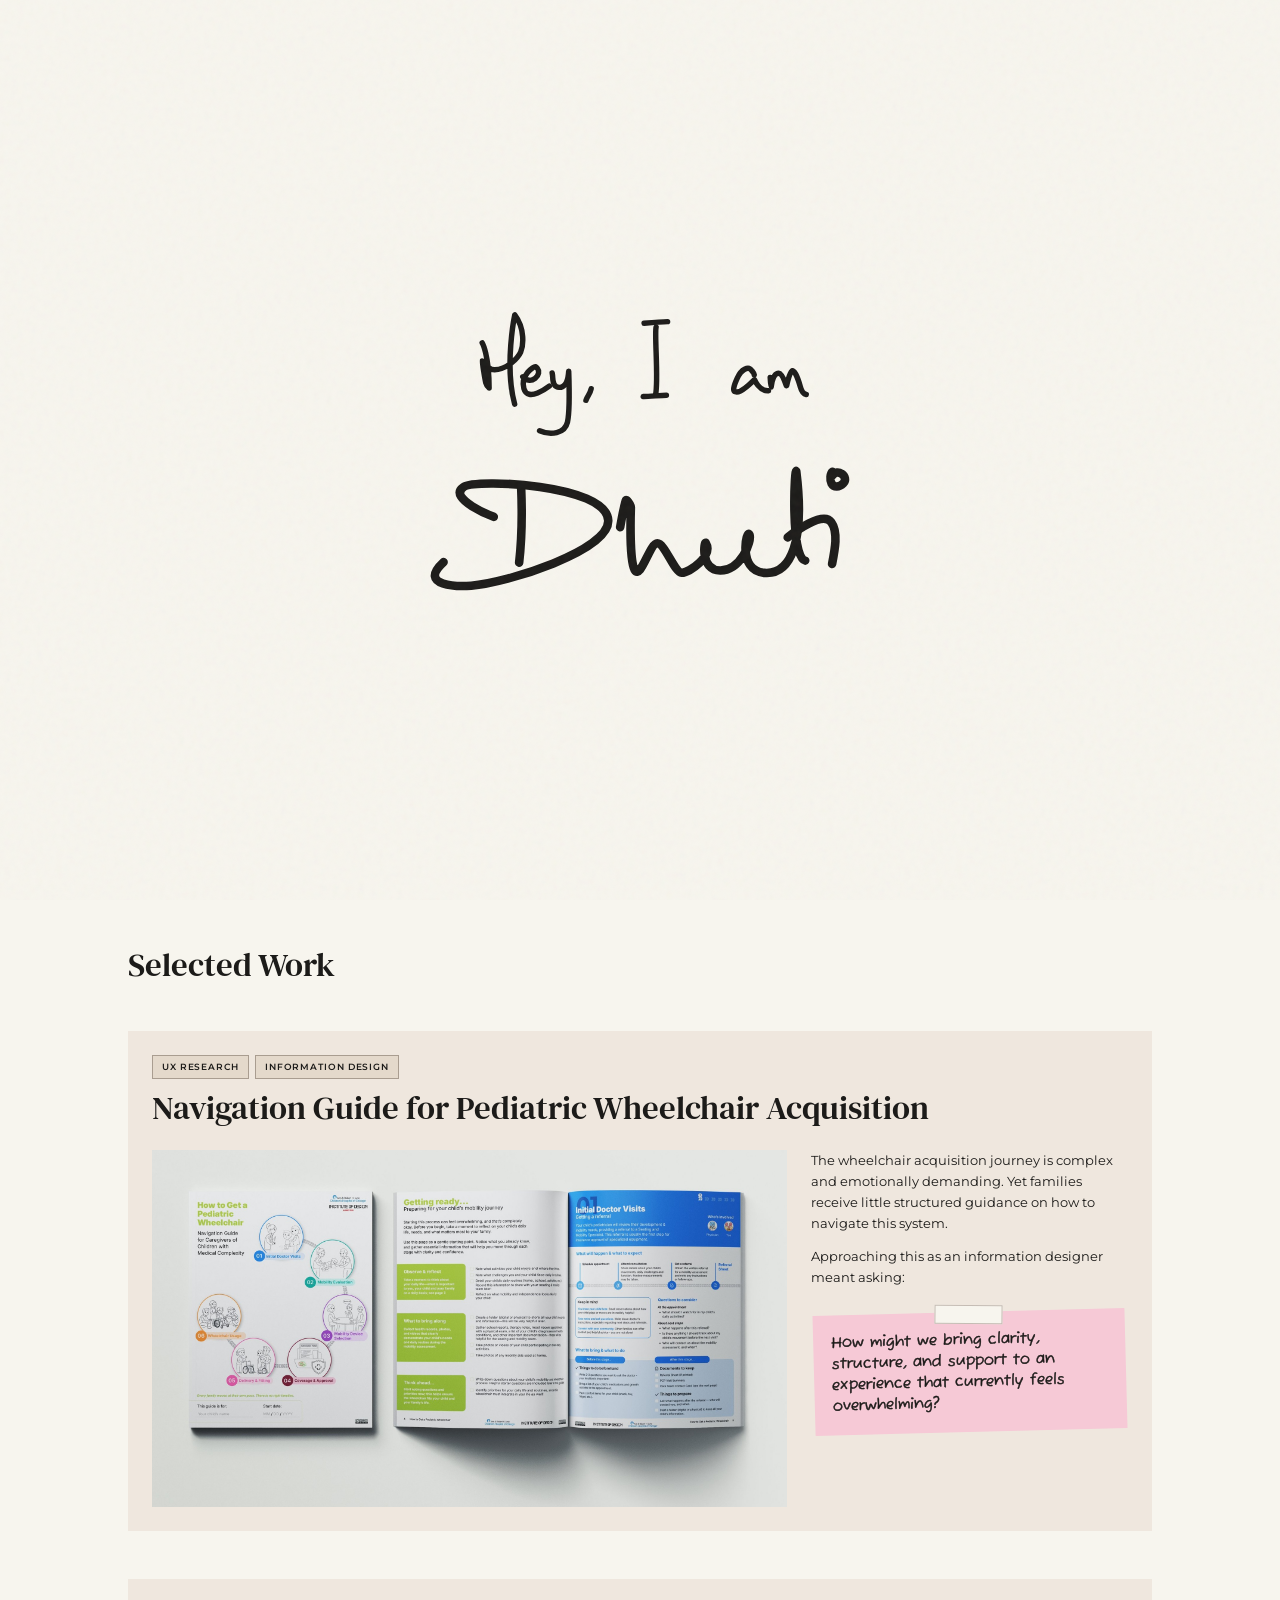
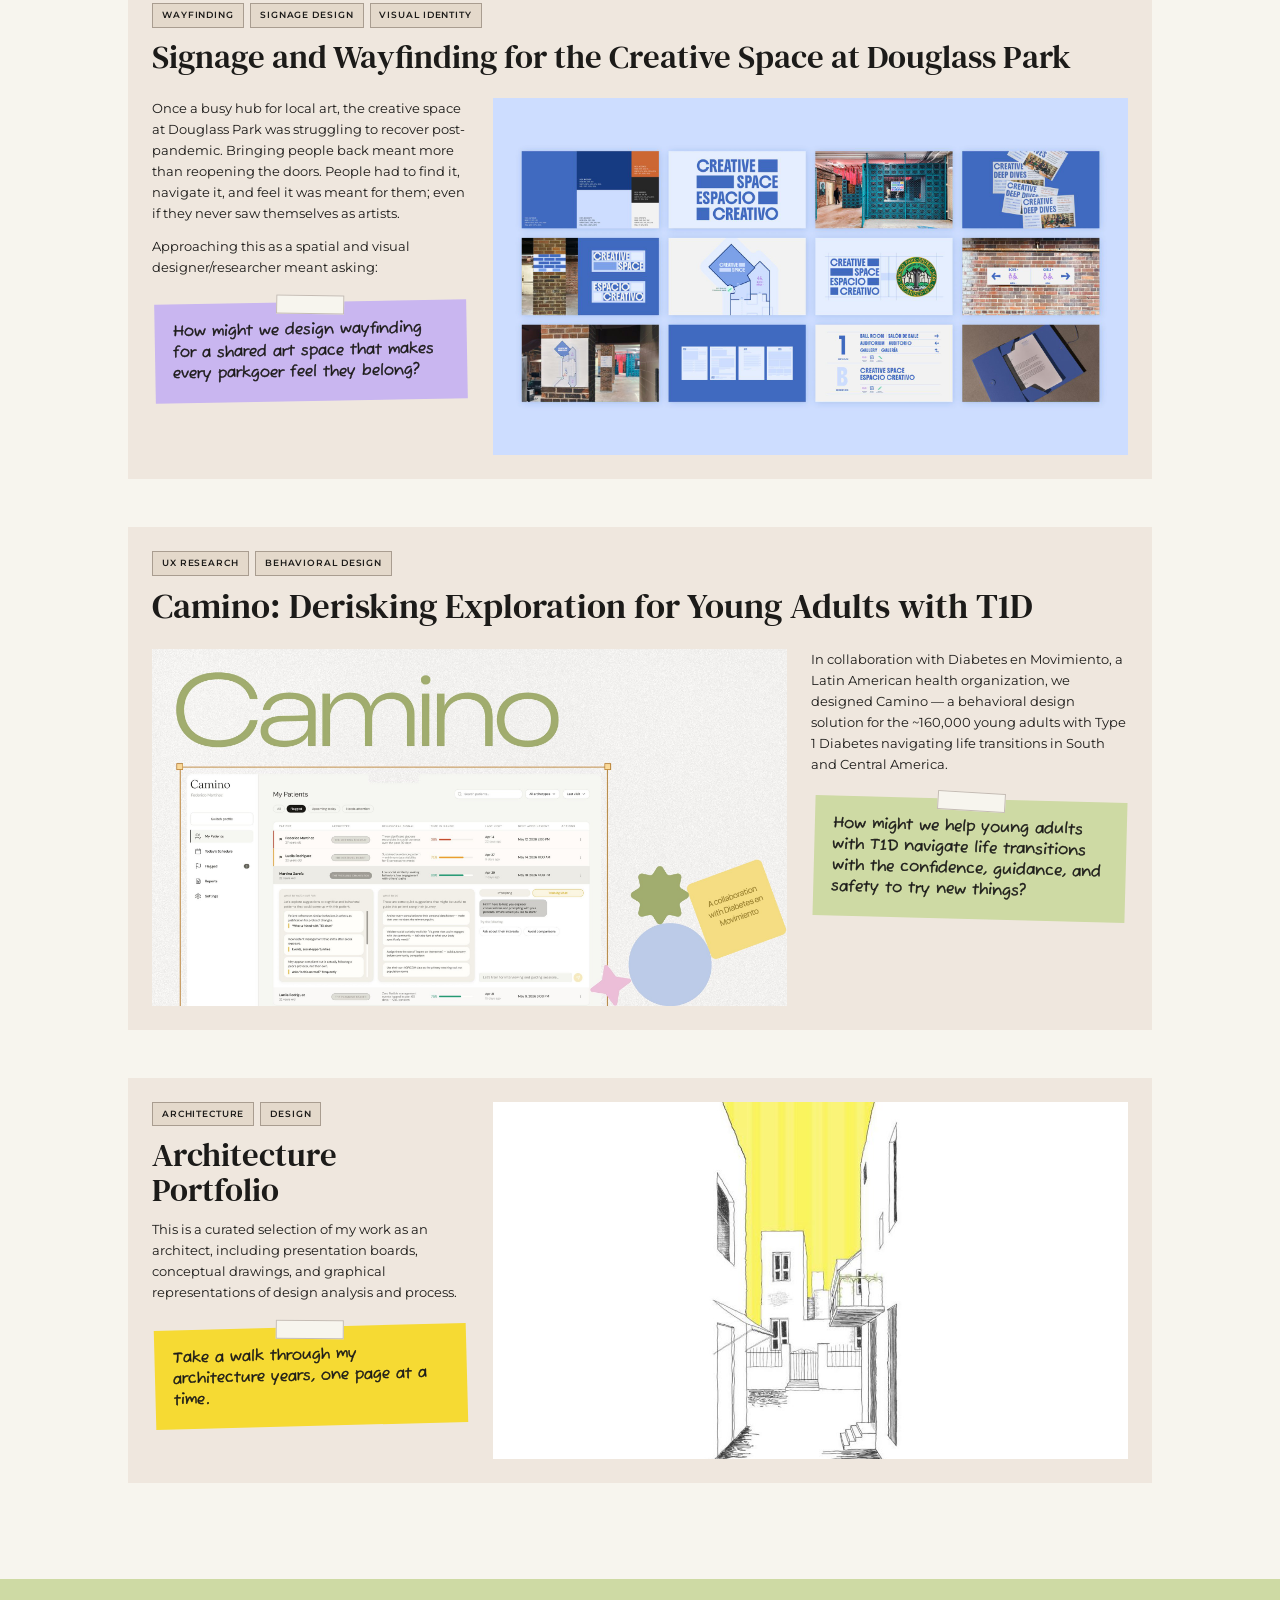
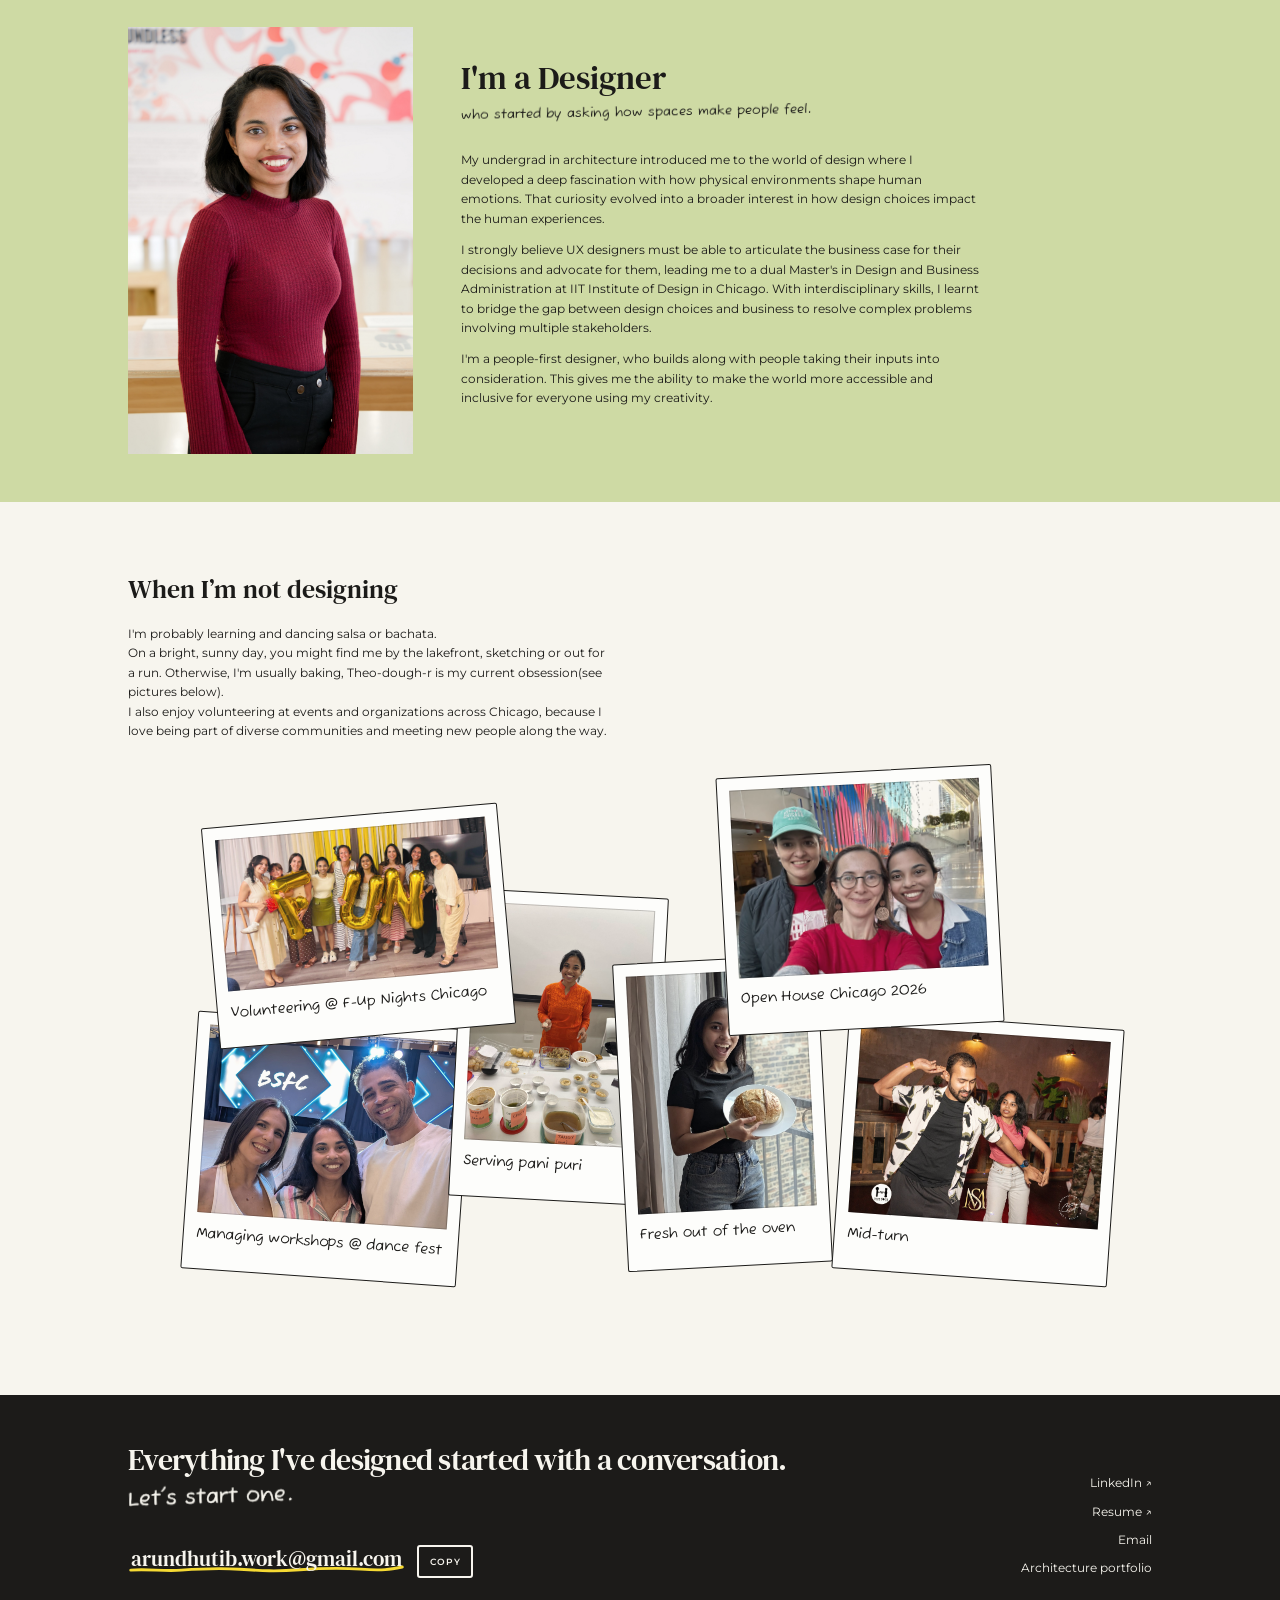
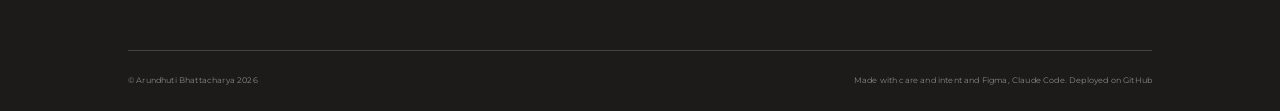
<file: index.html>
<!DOCTYPE html>
<html lang="en">

<head>
    <meta charset="UTF-8">
    <meta name="viewport" content="width=device-width, initial-scale=1.0">
    <title>Arundhuti's Portfolio</title>
    <link rel="stylesheet" href="styles.css">
    <script>
        // Skip the "Hey, I am Dhuti" intro if it already played during this visit.
        try { if (sessionStorage.getItem('sigIntroSeen')) document.documentElement.classList.add('sig-intro-seen'); } catch (e) { }
    </script>
    <link rel="preconnect" href="https://fonts.googleapis.com">
    <link rel="preconnect" href="https://fonts.gstatic.com" crossorigin>
    <link
        href="https://fonts.googleapis.com/css2?family=Fuzzy+Bubbles&family=DM+Serif+Text:ital@0;1&family=Montserrat:wght@300;400;500;600&display=swap"
        rel="stylesheet">
    <link rel="stylesheet" href="sketchbook.css">
</head>

<body>
    <div id="sig-intro" class="sig-intro" aria-hidden="true">
        <!-- "Hey, I am Dhuti" (from Artboard 2) — draws stroke-by-stroke on load (multi-stroke
             letters draw their own strokes back-to-back with no gap, e.g. D's stem then bowl),
             then relocates into the nav logo. Once relocated, only the "Dhuti" strokes
             (flagged with data-nav-keep="1") remain, so the nav logo shows just "Dhuti". -->
        <svg class="sig-svg" viewBox="0 0 1440 900" xmlns="http://www.w3.org/2000/svg">
            <path class="letter" data-duration="112" data-gap="18"
                d="M515.97,284.84s8.87,15.1,8.87,58.09c0,0-3.02-2.05-4.29-6.7-.97-3.52-4.8-27.8-4.67-27.93.47-.49,6.69,11.1,15.87,11.17,15.85.13,30.27-15.26,33.64-22.73,3.37-7.46,5.93-29.8-7.57-47.69,0,0-13.65,65.1-.15,114.64"
                fill="none" />
            <path class="letter" data-duration="112" data-gap="18"
                d="M568.08,328.65s2.65,4.13,8.58,4.47c4.93.28,10.63-4.22,11.74-9.34,1.11-5.12-3.5-7.92-4.48-8.35s-19.35,10.3-14.4,28.33c4.95,18.03,31.23-2.08,32.6-3.14"
                fill="none" />
            <path class="letter" data-duration="112" data-gap="18"
                d="M605.86,323.6s.59,2.95.66,5.54c.16,6.21.95,12.75,8.19,13,4.56.16,11.36-3.1,12.38-20.88,0,0,1.77,50.65-1.57,65.46-3.34,14.81-21.62,17.34-35.82,11.1"
                fill="none" />
            <path class="letter" data-duration="112" data-gap="63" d="M655.96,343.92c-1.55,7.35-4.66,8.94-6.69,14.83"
                fill="none" />
            <path class="letter" data-duration="58" data-gap="0" d="M738.69,351.8c3.99-19.71-1.64-77.31.66-86.94"
                fill="none" />
            <path class="letter" data-duration="58" data-gap="0" d="M723.95,259.85s22.19-1.74,30.17-2.15" fill="none" />
            <path class="letter" data-duration="58" data-gap="63" d="M722.82,353.82c4.7.31,23.11-1.53,29.76-1.53"
                fill="none" />
            <path class="letter" data-duration="58" data-gap="18"
                d="M865.45,325.85c-.05-1.58-4.35-7.38-6.65-8.08-1.1-.34-8.96-1.03-15.15,12.41-5.04,10.94-5.97,16.57-2.61,17.54,1.99.58,6.79,2.35,24.66-15.59,0,0,5.93,15.19,18.05,14.32"
                fill="none" />
            <path class="letter" data-duration="58" data-gap="64"
                d="M885.93,329.28s.5,12.35,1.15,12.46.87-17.72,9.85-17.72c4.21,0,8.63,12.9,9.73,15.96.07.21.37.19.42-.03.77-3.46,4.18-18.85,7.34-19.12,3.6-.31,8.32,13.35,10.32,20.9s5.91,9.28,7.52,9.59"
                fill="none" />
            <path class="letter" data-duration="120" data-gap="0" data-nav-keep="1"
                d="M566.02,471s2.27,53.81-2.61,96.37" fill="none" />
            <path class="letter" data-duration="300" data-gap="30" data-nav-keep="1"
                d="M530.8,508.48s-60.68-23.41-38.72-38.43c15.69-10.74,183.78-3.76,185.81,43.06,1.67,38.69-131.19,80.62-175.98,83.8-15.23,1.08-69.93,1.33-35.54-30.34"
                fill="none" />
            <path class="letter" data-duration="500" data-gap="20" data-nav-keep="1"
                d="M693.19,521.74s6.02-33.06,7.17-34.47,3.6,2.19,5.08,4.85c.72,1.28,1.57,2.92,1.52,4.38-.38,11.96-1.77,68.18,4.85,80.14,7.42,13.4,19.46-34.26,29.08-34.21s21.88,37.15,31.27,37.82c9.4.67,40.95-21.51,31.01-38.4-1.84-3.13-7.72,35.22,18.45,35.51,26.17.29,41.14-37.27,37.67-46.17s-16.18,46.25,18.9,49.25c35.08,2.99,52.26-41.8,41.36-129.58-1.87-15.04-8.63,110.76,11.35,113.85"
                fill="none" />
            <path class="letter" data-duration="120" data-gap="20" data-nav-keep="1"
                d="M908.4,534.87c7.86-6.22,45.12-34.35,56.02-19.48,9.21,12.56,4.49,36.06,1,53.62" fill="none" />
            <path class="letter" data-duration="80" data-gap="0" data-nav-keep="1"
                d="M965.71,450.64c-2.41,1.78-3.41,10.57-1.07,14.77,3.08,5.54,9.98,5.26,15.32-.05,3.56-3.54,2.39-9.44-2.33-12.26-3.48-2.3-8.57-2.16-11.47,1.79"
                fill="none" />
        </svg>
    </div>

    <div class="noise-overlay"></div>

    <!-- "View case study" pill that follows the pointer while hovering a showcase card -->
    <div class="view-cursor" aria-hidden="true">
        <span class="view-cursor-label">View case study</span>
    </div>



    <nav class="navbar">
        <div class="logo" id="nav-logo"><span class="logo-fallback">Arundhuti</span></div>
        <ul class="nav-links">
            <li>
                <a href="#work" class="nav-word-link" aria-label="Work">
                    <svg class="nav-word" viewBox="0 -1.28 271.21 106.5" xmlns="http://www.w3.org/2000/svg"
                        aria-hidden="true">
                        <path
                            d="M152.54,95.15c2.04-31.32-3.01-72.07-3.01-72.07,0,0,17.15-15.4,36.74-2.77,14.82,9.55,2,33.23-19.94,44.83-13.61,7.2,15.9,2,43.6,19.06" />
                        <path
                            d="M106.45,20.35c-2.01.8-3.71,2.71-4.75,5.27-4.92,12.05-18.89,49.48-9.51,64.71,11.26,18.28,41.43-5.42,43.6-30.74,2.45-28.52-18.86-43.38-29.34-39.24Z" />
                        <path
                            d="M8.96,17.87s1.73,32.51-3.59,61.72,15.15-13.17,22.2-33.54c7.04-20.37,10.63,19.96,15.82,36.42,5.18,16.46,12.15,19.92,15.83,17.59,8.1-5.14,35.75-55.96-7.05-95.57" />
                        <path d="M219.81,16.53s4.75,45.6,1.88,75.05" />
                        <path d="M263.48,19.3s-37.33,27.47-36.2,36.69,33.33,28.18,39.44,34.4" />
                    </svg>
                </a>
            </li>
            <li>
                <a href="#about" class="nav-word-link" aria-label="About">
                    <svg class="nav-word" viewBox="0 -15.05 298.43 106.5" xmlns="http://www.w3.org/2000/svg"
                        aria-hidden="true">
                        <path d="M263.3,9.67s-3.96,50.65.86,69.74" />
                        <path d="M240.89,8.17s45.67-3.26,53.04-.9" />
                        <path
                            d="M149,11.11c-1.9.75-3.51,2.56-4.49,4.98-4.65,11.39-17.85,46.76-8.99,61.16,10.64,17.28,39.16-5.13,41.21-29.05,2.31-26.95-17.82-41-27.73-37.08Z" />
                        <path d="M191.32,19.83s-5.21,65.22,22.86,61.96c28.07-3.26,14.18-68.54,14.18-68.54" />
                        <path d="M4.5,82.02S46.97,3.32,49.26,4.51c2.28,1.2,2.04,44.51,3.82,82.44" />
                        <path d="M57.12,51.78c-2.74-.5-27.91-2.88-35.81.51" />
                        <path d="M77.75,29.02s3.38,23.75-1.32,51.26" />
                        <path
                            d="M68.1,26.07s2.71-24.23,27.75-14.4c15.79,6.2,13.2,24.77-5.07,33.41-18.67,8.83,25.32.84,29.36,21.01,4.16,20.78-32.8,17.9-37.84,14.64" />
                    </svg>
                </a>
            </li>
            <li>
                <a href="assets/Arundhuti_Bhattacharya_Resume.pdf" class="nav-word-link" aria-label="Resume"
                    target="_blank" rel="noopener">
                    <svg class="nav-word" viewBox="0 0 414.04 106.5" xmlns="http://www.w3.org/2000/svg"
                        aria-hidden="true">
                        <path
                            d="M4.5,102c4-34.29,1.52-79.43,1.52-79.43,0,0,18.08-15.74,36.84-.5,14.19,11.52-.1,36.67-22.71,47.9-14.03,6.97,15.75,3.3,42.32,23.97" />
                        <path d="M80.72,30.04c-.29,3.81-12.23,69.11,15.9,69.14,17.24.02,23.24-9.71,23.24-9.71" />
                        <path d="M82.44,36.13s30.57-17.05,49.24-15.52" />
                        <path d="M79.39,70.71s24.6-9.05,36.76-10.76" />
                        <path d="M348.54,16.58c-.29,3.81-12.23,69.11,15.9,69.14,17.24.02,23.24-9.71,23.24-9.71" />
                        <path d="M349.91,23.97s37.38-18.72,59.63-16.02" />
                        <path d="M347.2,57.25s24.6-9.05,36.76-10.76" />
                        <path d="M189.1,26.36s-5.21,65.22,22.86,61.96c28.07-3.26,14.18-68.54,14.18-68.54" />
                        <path d="M165.91,16.31s-22.6,2.03-20.95,24.51,30.6,26.03,33.9,35.05-24.63,21.33-45.84,2.92" />
                        <path
                            d="M245.71,42.09s8.25,30.6,10.16,32-3.3-54.73,1.65-57.78,11.68,33.18,27.17,37.8,21.84-49.61,21.84-49.61c0,0,8.51,16.01,15.24,79.94" />
                    </svg>
                </a>
            </li>
            <li>
                <button id="theme-toggle" class="theme-toggle" aria-label="Toggle Theme" title="Toggle Light/Dark Mode">
                    <svg xmlns="http://www.w3.org/2000/svg" width="20" height="20" viewBox="0 0 24 24" fill="none"
                        stroke="currentColor" stroke-width="2" stroke-linecap="round" stroke-linejoin="round">
                        <circle cx="12" cy="12" r="5" />
                        <line x1="12" y1="1" x2="12" y2="3" />
                        <line x1="12" y1="21" x2="12" y2="23" />
                        <line x1="4.22" y1="4.22" x2="5.64" y2="5.64" />
                        <line x1="18.36" y1="18.36" x2="19.78" y2="19.78" />
                        <line x1="1" y1="12" x2="3" y2="12" />
                        <line x1="21" y1="12" x2="23" y2="12" />
                        <line x1="4.22" y1="19.78" x2="5.64" y2="18.36" />
                        <line x1="18.36" y1="5.64" x2="19.78" y2="4.22" />
                    </svg>
                </button>
            </li>
        </ul>
    </nav>

    <header class="hero">
        <div class="hero-content">
            <p class="hero-statement">
                <span class="hero-statement-lead">I'm an interdisciplinary designer.</span><br>
                I like to immerse myself in people's
                perspectives to uncover insights and turn them into
                <span class="ticker" data-ticker-words="experiences,brands,visuals,services">
                    <span class="ticker-dot"></span>
                    <span class="ticker-word"></span>
                    <span class="ticker-cursor"></span>
                </span> people connect with.
            </p>
            <div class="hero-skills">
                <span class="showcase-tag">UX Research</span>
                <span class="showcase-tag">Information Design</span>
                <span class="showcase-tag">Graphic Design</span>
                <span class="showcase-tag">Branding</span>
            </div>
        </div>
        <div class="scroll-indicator" aria-hidden="true">
            <span class="scroll-chevron"></span>
            <span class="scroll-word">scroll</span>
        </div>
    </header>

    <section id="work" class="showcases">
        <div class="section-header">
            <h2>Selected Work</h2>
        </div>

        <div class="showcase-list">
            <!-- Showcase 1 -->
            <div class="showcase-item showcase-item--split">
                <div class="showcase-head">
                    <div class="showcase-meta showcase-tags">
                        <span class="showcase-tag">UX Research</span>
                        <span class="showcase-tag">Information Design</span>
                    </div>
                    <h3 class="showcase-title"><a href="wheelchair-guide.html" class="showcase-link">Navigation Guide
                            for Pediatric Wheelchair Acquisition</a></h3>
                </div>
                <div class="showcase-visuals">
                    <div class="showcase-image-container">
                        <img src="assets/wheelchair/showcase-cover.jpg"
                            alt="Navigation Guide for Pediatric Wheelchair Acquisition" class="showcase-img">
                    </div>
                </div>
                <div class="showcase-info">
                    <p class="showcase-desc">The wheelchair acquisition journey is complex and emotionally demanding.
                        Yet families receive little structured guidance on how to navigate this system.</p>

                    <p class="showcase-desc showcase-desc--lead">Approaching this as an information designer meant
                        asking:</p>
                    <p class="showcase-hmw showcase-hmw--pink">How might we bring clarity, structure, and support to an
                        experience that
                        currently feels overwhelming?</p>
                </div>
            </div>

            <!-- Showcase 2 (hidden for now — remove `hidden` to show again) -->
            <div class="showcase-item reverse" hidden>
                <div class="showcase-visuals">
                    <div class="showcase-image-container">
                        <img src="assets/SSW_Team 3_Workspace.png" alt="Physical-Digital Retail" class="showcase-img"
                            style="position: absolute; top: 2.5%; left: 2.5%; width: 95%; height: 95%; object-fit: contain;">
                    </div>
                    <div class="showcase-metrics">
                        <div class="metric">
                            <h4>Problem</h4>
                            <p>Our research revealed that the Director of CX and outcomes at Miller Industrial was
                                spending majority of her time on <span class="highlight">manual data wrangling</span>
                                instead. The result was a team
                                <span class="highlight">operating on instinct rather than insight</span>, leaving little
                                capacity for the
                                relationship-building the role was actually designed for.
                            </p>
                        </div>
                        <div class="metric">
                            <h4>Solution</h4>
                            <p>We envisioned what a <span class="highlight">CRM with AI capabilities</span> tailored to
                                Miller's established systemic
                                context could look like. We mapped its features and value across <span
                                    class="highlight">five key stages</span> of the
                                customer lifecycle intertwined with the director's experience journey.</p>
                        </div>
                        <div class="metric">
                            <h4>Impact</h4>
                            <p>A <span class="highlight">smarter, more intentional approach</span> to customer growth by
                                connecting the
                                Director's operational gaps directly to moments in the customer experience. Miller
                                Industrial was able to envision a concrete future doing what they do best:
                                <span class="highlight">build relationships but at scale</span>.
                            </p>
                        </div>
                    </div>
                </div>
                <div class="showcase-info">
                    <div class="showcase-meta showcase-tags">
                        <span class="showcase-tag">UX research</span>
                        <span class="showcase-tag">Service Design</span>
                        <span class="showcase-tag">Retail experience</span>
                    </div>
                    <h3 class="showcase-title"><a href="miller-crm.html" class="showcase-link">Connecting CRM
                            capabilities to real customer outcomes</a></h3>
                    <p class="showcase-desc">Miller Industrial is an industrial supply company in Elk Grove Village in
                        Chicago. They have a deeply relationship-driven business model with great hyper-local presence,
                        offering a rare retail-style experience for commercial clients at the heart of a dense corridor
                        of small to mid-sized manufacturers.
                    <p class="showcase-desc">Miller's edge has always been personal however the lack of
                        formal infrastructure to support and expand their growth is hindering them from achieving the
                        'people-first' approach they want to incorporate.</p>
                    </p>
                </div>
            </div>

            <!-- Showcase 3 (hidden for now — remove `hidden` to show again) -->
            <div class="showcase-item" hidden>
                <div class="showcase-visuals">
                    <div class="showcase-image-container">
                        <img src="assets/AIFPPitchV2 1.pdf-image-021.png" alt="AiFP Dashboard Interface"
                            class="showcase-img pad-fit">
                    </div>
                    <div class="showcase-metrics">
                        <div class="metric">
                            <h4>Problem</h4>
                            <p>Responding to RFPs is a <span class="highlight">highly manual</span>, <span
                                    class="highlight">time consuming</span> process with dismal win rates due to
                                fragmented
                                workflows.</p>
                        </div>
                        <div class="metric">
                            <h4>Solution</h4>
                            <p>A <span class="highlight">domain-adaptive AI platform</span> that securely analyzes past
                                proposals, generates actionable
                                drafts, and orchestrates a collaborative review workflow.</p>
                        </div>
                        <div class="metric">
                            <h4>Impact</h4>
                            <p><span class="highlight">10 fold improved efficiency</span>, cutting down time from
                                receiving a RFP to finalizng a draft to bidding, and
                                increases the overall probability of proposal success.</p>
                        </div>
                    </div>
                </div>
                <div class="showcase-info">
                    <div class="showcase-meta showcase-tags">
                        <span class="showcase-tag">Customer research</span>
                        <span class="showcase-tag">AI Product Design</span>
                        <span class="showcase-tag">B2B SaaS</span>
                    </div>
                    <h3 class="showcase-title"><a href="aifp.html" class="showcase-link">AiFP: AI-Powered RFP
                            Automation</a></h3>
                    <p class="showcase-desc">A native AI platform designed for the construction industry that
                        streamlines the complex Request for Proposal (RFP) workflow by generating drafts based on
                        historically winning data.</p>
                </div>
            </div>

            <!-- Showcase — Creative Space at Douglass Park -->
            <div class="showcase-item showcase-item--split reverse">
                <div class="showcase-head">
                    <div class="showcase-meta showcase-tags">
                        <span class="showcase-tag">Wayfinding</span>
                        <span class="showcase-tag">Signage Design</span>
                        <span class="showcase-tag">Visual Identity</span>
                    </div>
                    <h3 class="showcase-title"><a href="douglass-park.html" class="showcase-link">Signage and Wayfinding
                            for the Creative Space at
                            Douglass Park</a></h3>
                </div>
                <div class="showcase-visuals">
                    <div class="showcase-image-container">
                        <img src="assets/douglass-park/identity-overview.jpg"
                            alt="Creative Space visual identity and bilingual wayfinding signage" class="showcase-img">
                    </div>
                </div>
                <div class="showcase-info">
                    <p class="showcase-desc">Once a busy hub for local art, the creative space at Douglass Park was
                        struggling to recover post-pandemic. Bringing people back meant more than reopening the doors.
                        People had to find it, navigate it, and feel it was meant for them; even if they never saw
                        themselves as artists.</p>

                    <p class="showcase-desc showcase-desc--lead">Approaching this as a spatial and visual
                        designer/researcher meant asking:</p>
                    <p class="showcase-hmw showcase-hmw--lilac">How might we design wayfinding for
                        a shared art space that makes every parkgoer feel they belong?</p>
                </div>
            </div>

            <!-- Showcase 4 — Camino -->
            <div class="showcase-item showcase-item--split">
                <div class="showcase-head">
                    <div class="showcase-meta showcase-tags">
                        <span class="showcase-tag">UX Research</span>
                        <span class="showcase-tag">Behavioral Design</span>
                    </div>
                    <h3 class="showcase-title showcase-title--fit"><a href="camino.html" class="showcase-link">Camino:
                            Derisking
                            Exploration for Young Adults with T1D</a></h3>
                </div>
                <div class="showcase-visuals">
                    <div class="showcase-image-container">
                        <img src="assets/camino/showcase-cover.jpg"
                            alt="Camino — behavioral design solution for young adults with T1D" class="showcase-img">
                    </div>
                </div>
                <div class="showcase-info">
                    <p class="showcase-desc">In collaboration with Diabetes en Movimiento, a Latin American health
                        organization, we designed Camino — a behavioral design solution for the ~160,000 young adults
                        with Type 1 Diabetes navigating life transitions in South and Central America.</p>
                    <p class="showcase-hmw showcase-hmw--green">How might we help young adults with T1D navigate life
                        transitions with the
                        confidence, guidance, and safety to try new things?</p>
                </div>
            </div>

            <!-- Showcase 5 — Portfolio flipbook (placeholder content) -->
            <div class="showcase-item reverse" data-cursor-label="View flipbook">
                <div class="showcase-visuals">
                    <div class="showcase-image-container">
                        <img src="portfolio-pages/p01.jpg" alt="Architecture portfolio cover" class="showcase-img">
                    </div>
                </div>
                <div class="showcase-info">
                    <div class="showcase-meta showcase-tags showcase-tags--compact">
                        <span class="showcase-tag">Architecture</span>
                        <span class="showcase-tag">Design</span>
                    </div>
                    <h3 class="showcase-title"><a href="portfolio-flipbook.html" class="showcase-link">Architecture
                            Portfolio</a></h3>
                    <p class="showcase-desc">This is a curated selection of my work as an architect, including
                        presentation boards, conceptual drawings, and graphical representations of design analysis
                        and process.</p>
                    <p class="showcase-hmw">Take a walk through my architecture years, one page at a time.</p>
                </div>
            </div>
        </div>
    </section>

    <section id="about" class="about about-page-intro">
        <div class="about-content">
            <div class="about-img-container">
                <img src="assets/1.jpg" alt="Dhuti" class="about-img">
            </div>
            <div class="about-text">
                <h2 class="about-page-title">I'm a Designer</h2>
                <p class="about-subtitle">who started by asking how spaces make people feel.</p>
                <p>My undergrad in architecture introduced me to the world of design where I developed a deep
                    fascination
                    with how physical environments shape human emotions. That curiosity evolved into a broader
                    interest in how design choices impact the human&nbsp;experiences.</p>
                <p>I strongly believe UX designers must be able to articulate the business case for their decisions
                    and advocate for them, leading me to a dual Master's in Design and Business
                    Administration at IIT Institute of Design in Chicago. With interdisciplinary skills, I learnt to
                    bridge the gap between design choices and business to resolve complex problems involving
                    multiple&nbsp;stakeholders.</p>
                <p>I'm a people-first designer, who builds along with people taking their inputs into consideration.
                    This gives me the ability to make the world more accessible and inclusive for everyone using my
                    creativity.</p>
            </div>
        </div>
    </section>

    <!-- Beyond work -->
    <section class="about-beyond" aria-labelledby="beyond">
        <h2 id="beyond">When I’m not designing</h2>
        <p class="about-beyond-note"> I'm probably learning and dancing salsa or bachata.<br> On a bright, sunny day,
            you
            might
            find me by the lakefront, sketching or out for a run. Otherwise, I'm usually baking, Theo-dough-r
            is my
            current obsession(see pictures below).<br> I also enjoy volunteering at events and organizations across
            Chicago, because I love
            being part of diverse communities and meeting new people along the way.</p>
        <!-- Fanned like the case-study insight cards; captions are drafts to edit -->
        <ul class="beyond-fan">
            <li class="beyond-card beyond-card--wide" tabindex="0">
                <img src="assets/FUN.jpg"
                    alt="Dhuti with a group of friends holding gold letter balloons at a celebration" class="beyond-img"
                    loading="lazy">
                <p class="beyond-caption">Volunteering @ F-Up Nights Chicago</p>
            </li>
            <li class="beyond-card beyond-card--portrait" tabindex="0">
                <img src="assets/IMG_4563.jpg"
                    alt="Dhuti smiling behind a table of homemade pani puri with sweet, spicy and tangy fillings"
                    class="beyond-img" loading="lazy">
                <p class="beyond-caption">Serving pani puri</p>
            </li>
            <li class="beyond-card beyond-card--landscape" tabindex="0">
                <img src="assets/ohc.jpeg"
                    alt="Selfie of Dhuti with two fellow volunteers in red Open House Chicago 2026 shirts"
                    class="beyond-img" loading="lazy">
                <p class="beyond-caption">Open House Chicago 2026</p>
            </li>
            <li class="beyond-card beyond-card--landscape" tabindex="0">
                <img src="assets/bachata3.jpeg" alt="Selfie of Dhuti with two friends at a bachata event"
                    class="beyond-img" loading="lazy">
                <p class="beyond-caption">Managing workshops @ dance fest</p>
            </li>
            <li class="beyond-card beyond-card--portrait" tabindex="0">
                <img src="assets/baking.jpeg" alt="Dhuti holding up a freshly baked loaf of sourdough bread"
                    class="beyond-img" loading="lazy">
                <p class="beyond-caption">Fresh out of the oven</p>
            </li>
            <li class="beyond-card beyond-card--landscape" tabindex="0">
                <img src="assets/bachata2-web.jpg" alt="Dhuti mid-turn while dancing bachata with a partner"
                    class="beyond-img" loading="lazy">
                <p class="beyond-caption">Mid-turn</p>
            </li>
        </ul>
    </section>

    <footer id="contact" class="footer">
        <div class="footer-main">
            <div class="footer-cta">
                <h2 class="footer-statement">Everything I've designed started with a conversation.</h2>
                <p class="footer-hand">Let's start one.</p>
                <div class="footer-email-row">
                    <a href="mailto:arundhutib.work@gmail.com" class="footer-email">arundhutib.work@gmail.com</a>
                    <button type="button" class="footer-copy" data-copy="arundhutib.work@gmail.com">Copy</button>
                </div>
            </div>
            <ul class="footer-links">
                <li><a href="https://www.linkedin.com/in/arundhuti-bhattacharya" target="_blank" rel="noopener">LinkedIn
                        ↗</a></li>
                <li><a href="assets/Arundhuti_Bhattacharya_Resume.pdf" target="_blank" rel="noopener">Resume ↗</a></li>
                <li><a href="mailto:arundhutib.work@gmail.com">Email</a></li>
                <li><a href="portfolio-flipbook.html">Architecture portfolio</a></li>
            </ul>
        </div>
        <div class="footer-bottom">
            <p>&copy; Arundhuti Bhattacharya 2026</p>
            <p>Made with care and intent and Figma, Claude Code. Deployed on GitHub</p>
        </div>
    </footer>

    <script src="script.js"></script>
</body>

</html>
</file>
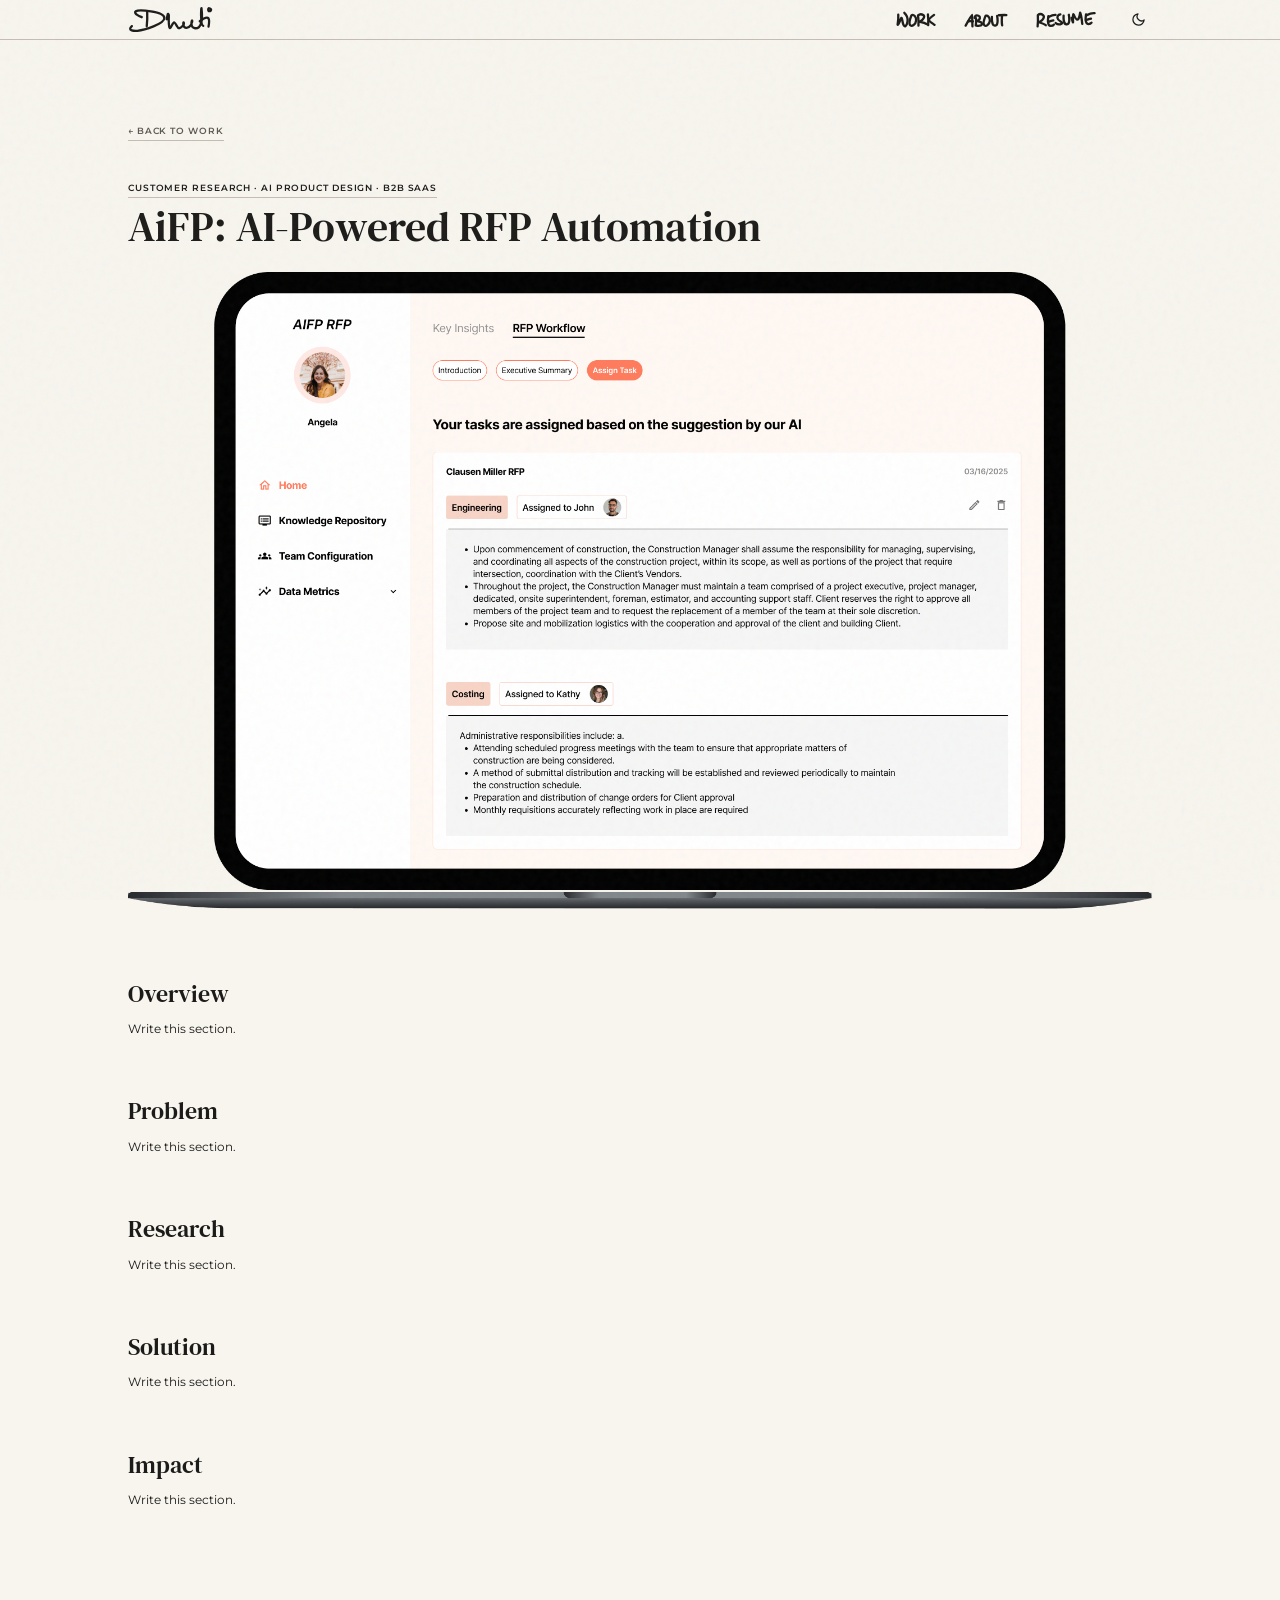
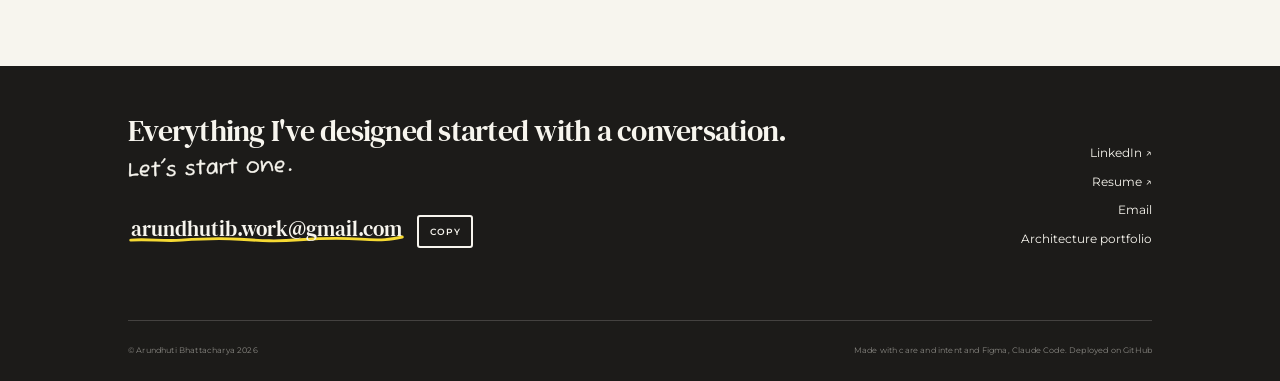
<file: aifp.html>
<!DOCTYPE html>
<html lang="en">

<head>
    <meta charset="UTF-8">
    <meta name="viewport" content="width=device-width, initial-scale=1.0">
    <title>AiFP — Case Study | Arundhuti Bhattacharya</title>
    <link rel="stylesheet" href="styles.css">
    <link rel="preconnect" href="https://fonts.googleapis.com">
    <link rel="preconnect" href="https://fonts.gstatic.com" crossorigin>
    <link
        href="https://fonts.googleapis.com/css2?family=Fuzzy+Bubbles&family=DM+Serif+Text:ital@0;1&family=Montserrat:wght@300;400;500;600&display=swap"
        rel="stylesheet">
    <link rel="stylesheet" href="sketchbook.css">
</head>

<body>
    <div class="noise-overlay"></div>

    <nav class="navbar">
        <a href="index.html" class="logo" id="nav-logo">
            <svg class="sig-svg sig-svg--nav" viewBox="0 0 1440 900" xmlns="http://www.w3.org/2000/svg" role="img" aria-label="Dhuti">
                <path class="letter" d="M566.02,471s2.27,53.81-2.61,96.37" fill="none" />
                <path class="letter" d="M530.8,508.48s-60.68-23.41-38.72-38.43c15.69-10.74,183.78-3.76,185.81,43.06,1.67,38.69-131.19,80.62-175.98,83.8-15.23,1.08-69.93,1.33-35.54-30.34" fill="none" />
                <path class="letter" d="M693.19,521.74s6.02-33.06,7.17-34.47,3.6,2.19,5.08,4.85c.72,1.28,1.57,2.92,1.52,4.38-.38,11.96-1.77,68.18,4.85,80.14,7.42,13.4,19.46-34.26,29.08-34.21s21.88,37.15,31.27,37.82c9.4.67,40.95-21.51,31.01-38.4-1.84-3.13-7.72,35.22,18.45,35.51,26.17.29,41.14-37.27,37.67-46.17s-16.18,46.25,18.9,49.25c35.08,2.99,52.26-41.8,41.36-129.58-1.87-15.04-8.63,110.76,11.35,113.85" fill="none" />
                <path class="letter" d="M908.4,534.87c7.86-6.22,45.12-34.35,56.02-19.48,9.21,12.56,4.49,36.06,1,53.62" fill="none" />
                <path class="letter" d="M965.71,450.64c-2.41,1.78-3.41,10.57-1.07,14.77,3.08,5.54,9.98,5.26,15.32-.05,3.56-3.54,2.39-9.44-2.33-12.26-3.48-2.3-8.57-2.16-11.47,1.79" fill="none" />
            </svg>
        </a>
        <ul class="nav-links">
            <li>
                <a href="index.html#work" class="nav-word-link" aria-label="Work">
                    <svg class="nav-word" viewBox="0 -1.28 271.21 106.5" xmlns="http://www.w3.org/2000/svg" aria-hidden="true">
                        <path d="M152.54,95.15c2.04-31.32-3.01-72.07-3.01-72.07,0,0,17.15-15.4,36.74-2.77,14.82,9.55,2,33.23-19.94,44.83-13.61,7.2,15.9,2,43.6,19.06" />
                        <path d="M106.45,20.35c-2.01.8-3.71,2.71-4.75,5.27-4.92,12.05-18.89,49.48-9.51,64.71,11.26,18.28,41.43-5.42,43.6-30.74,2.45-28.52-18.86-43.38-29.34-39.24Z" />
                        <path d="M8.96,17.87s1.73,32.51-3.59,61.72,15.15-13.17,22.2-33.54c7.04-20.37,10.63,19.96,15.82,36.42,5.18,16.46,12.15,19.92,15.83,17.59,8.1-5.14,35.75-55.96-7.05-95.57" />
                        <path d="M219.81,16.53s4.75,45.6,1.88,75.05" />
                        <path d="M263.48,19.3s-37.33,27.47-36.2,36.69,33.33,28.18,39.44,34.4" />
                    </svg>
                </a>
            </li>
            <li>
                <a href="index.html#about" class="nav-word-link" aria-label="About">
                    <svg class="nav-word" viewBox="0 -15.05 298.43 106.5" xmlns="http://www.w3.org/2000/svg" aria-hidden="true">
                        <path d="M263.3,9.67s-3.96,50.65.86,69.74" />
                        <path d="M240.89,8.17s45.67-3.26,53.04-.9" />
                        <path d="M149,11.11c-1.9.75-3.51,2.56-4.49,4.98-4.65,11.39-17.85,46.76-8.99,61.16,10.64,17.28,39.16-5.13,41.21-29.05,2.31-26.95-17.82-41-27.73-37.08Z" />
                        <path d="M191.32,19.83s-5.21,65.22,22.86,61.96c28.07-3.26,14.18-68.54,14.18-68.54" />
                        <path d="M4.5,82.02S46.97,3.32,49.26,4.51c2.28,1.2,2.04,44.51,3.82,82.44" />
                        <path d="M57.12,51.78c-2.74-.5-27.91-2.88-35.81.51" />
                        <path d="M77.75,29.02s3.38,23.75-1.32,51.26" />
                        <path d="M68.1,26.07s2.71-24.23,27.75-14.4c15.79,6.2,13.2,24.77-5.07,33.41-18.67,8.83,25.32.84,29.36,21.01,4.16,20.78-32.8,17.9-37.84,14.64" />
                    </svg>
                </a>
            </li>
            <li>
                <a href="assets/Arundhuti_Bhattacharya_Resume.pdf" class="nav-word-link" aria-label="Resume" target="_blank" rel="noopener">
                    <svg class="nav-word" viewBox="0 0 414.04 106.5" xmlns="http://www.w3.org/2000/svg" aria-hidden="true">
                        <path d="M4.5,102c4-34.29,1.52-79.43,1.52-79.43,0,0,18.08-15.74,36.84-.5,14.19,11.52-.1,36.67-22.71,47.9-14.03,6.97,15.75,3.3,42.32,23.97" />
                        <path d="M80.72,30.04c-.29,3.81-12.23,69.11,15.9,69.14,17.24.02,23.24-9.71,23.24-9.71" />
                        <path d="M82.44,36.13s30.57-17.05,49.24-15.52" />
                        <path d="M79.39,70.71s24.6-9.05,36.76-10.76" />
                        <path d="M348.54,16.58c-.29,3.81-12.23,69.11,15.9,69.14,17.24.02,23.24-9.71,23.24-9.71" />
                        <path d="M349.91,23.97s37.38-18.72,59.63-16.02" />
                        <path d="M347.2,57.25s24.6-9.05,36.76-10.76" />
                        <path d="M189.1,26.36s-5.21,65.22,22.86,61.96c28.07-3.26,14.18-68.54,14.18-68.54" />
                        <path d="M165.91,16.31s-22.6,2.03-20.95,24.51,30.6,26.03,33.9,35.05-24.63,21.33-45.84,2.92" />
                        <path d="M245.71,42.09s8.25,30.6,10.16,32-3.3-54.73,1.65-57.78,11.68,33.18,27.17,37.8,21.84-49.61,21.84-49.61c0,0,8.51,16.01,15.24,79.94" />
                    </svg>
                </a>
            </li>
            <li>
                <button id="theme-toggle" class="theme-toggle" aria-label="Toggle Theme" title="Toggle Light/Dark Mode">
                    <svg xmlns="http://www.w3.org/2000/svg" width="20" height="20" viewBox="0 0 24 24" fill="none"
                        stroke="currentColor" stroke-width="2" stroke-linecap="round" stroke-linejoin="round">
                        <circle cx="12" cy="12" r="5" />
                        <line x1="12" y1="1" x2="12" y2="3" />
                        <line x1="12" y1="21" x2="12" y2="23" />
                        <line x1="4.22" y1="4.22" x2="5.64" y2="5.64" />
                        <line x1="18.36" y1="18.36" x2="19.78" y2="19.78" />
                        <line x1="1" y1="12" x2="3" y2="12" />
                        <line x1="21" y1="12" x2="23" y2="12" />
                        <line x1="4.22" y1="19.78" x2="5.64" y2="18.36" />
                        <line x1="18.36" y1="5.64" x2="19.78" y2="4.22" />
                    </svg>
                </button>
            </li>
        </ul>
    </nav>

    <main class="case-study">
        <a href="index.html#work" class="case-back">← Back to work</a>

        <header class="case-hero">
            <div class="showcase-meta">Customer research · AI Product Design · B2B SaaS</div>
            <h1 class="showcase-title">AiFP: AI-Powered RFP Automation</h1>
        </header>

        <img src="assets/AIFPPitchV2 1.pdf-image-021.png" alt="AiFP: AI-Powered RFP Automation" class="case-cover">

        <!-- Case study content — add, remove, or reorder sections as needed -->
            <section class="case-section">
                <h2>Overview</h2>
                <p>Write this section.</p>
            </section>
            <section class="case-section">
                <h2>Problem</h2>
                <p>Write this section.</p>
            </section>
            <section class="case-section">
                <h2>Research</h2>
                <p>Write this section.</p>
            </section>
            <section class="case-section">
                <h2>Solution</h2>
                <p>Write this section.</p>
            </section>
            <section class="case-section">
                <h2>Impact</h2>
                <p>Write this section.</p>
            </section>
    </main>

    <footer id="contact" class="footer">
        <div class="footer-main">
            <div class="footer-cta">
                <h2 class="footer-statement">Everything I've designed started with a conversation.</h2>
                <p class="footer-hand">Let's start one.</p>
                <div class="footer-email-row">
                    <a href="mailto:arundhutib.work@gmail.com" class="footer-email">arundhutib.work@gmail.com</a>
                    <button type="button" class="footer-copy" data-copy="arundhutib.work@gmail.com">Copy</button>
                </div>
            </div>
            <ul class="footer-links">
                <li><a href="https://www.linkedin.com/in/arundhuti-bhattacharya" target="_blank" rel="noopener">LinkedIn
                        ↗</a></li>
                <li><a href="assets/Arundhuti_Bhattacharya_Resume.pdf" target="_blank" rel="noopener">Resume ↗</a></li>
                <li><a href="mailto:arundhutib.work@gmail.com">Email</a></li>
                <li><a href="portfolio-flipbook.html">Architecture portfolio</a></li>
            </ul>
        </div>
        <div class="footer-bottom">
            <p>&copy; Arundhuti Bhattacharya 2026</p>
            <p>Made with care and intent and Figma, Claude Code. Deployed on GitHub</p>
        </div>
    </footer>

    <script src="script.js"></script>
</body>

</html>
</file>
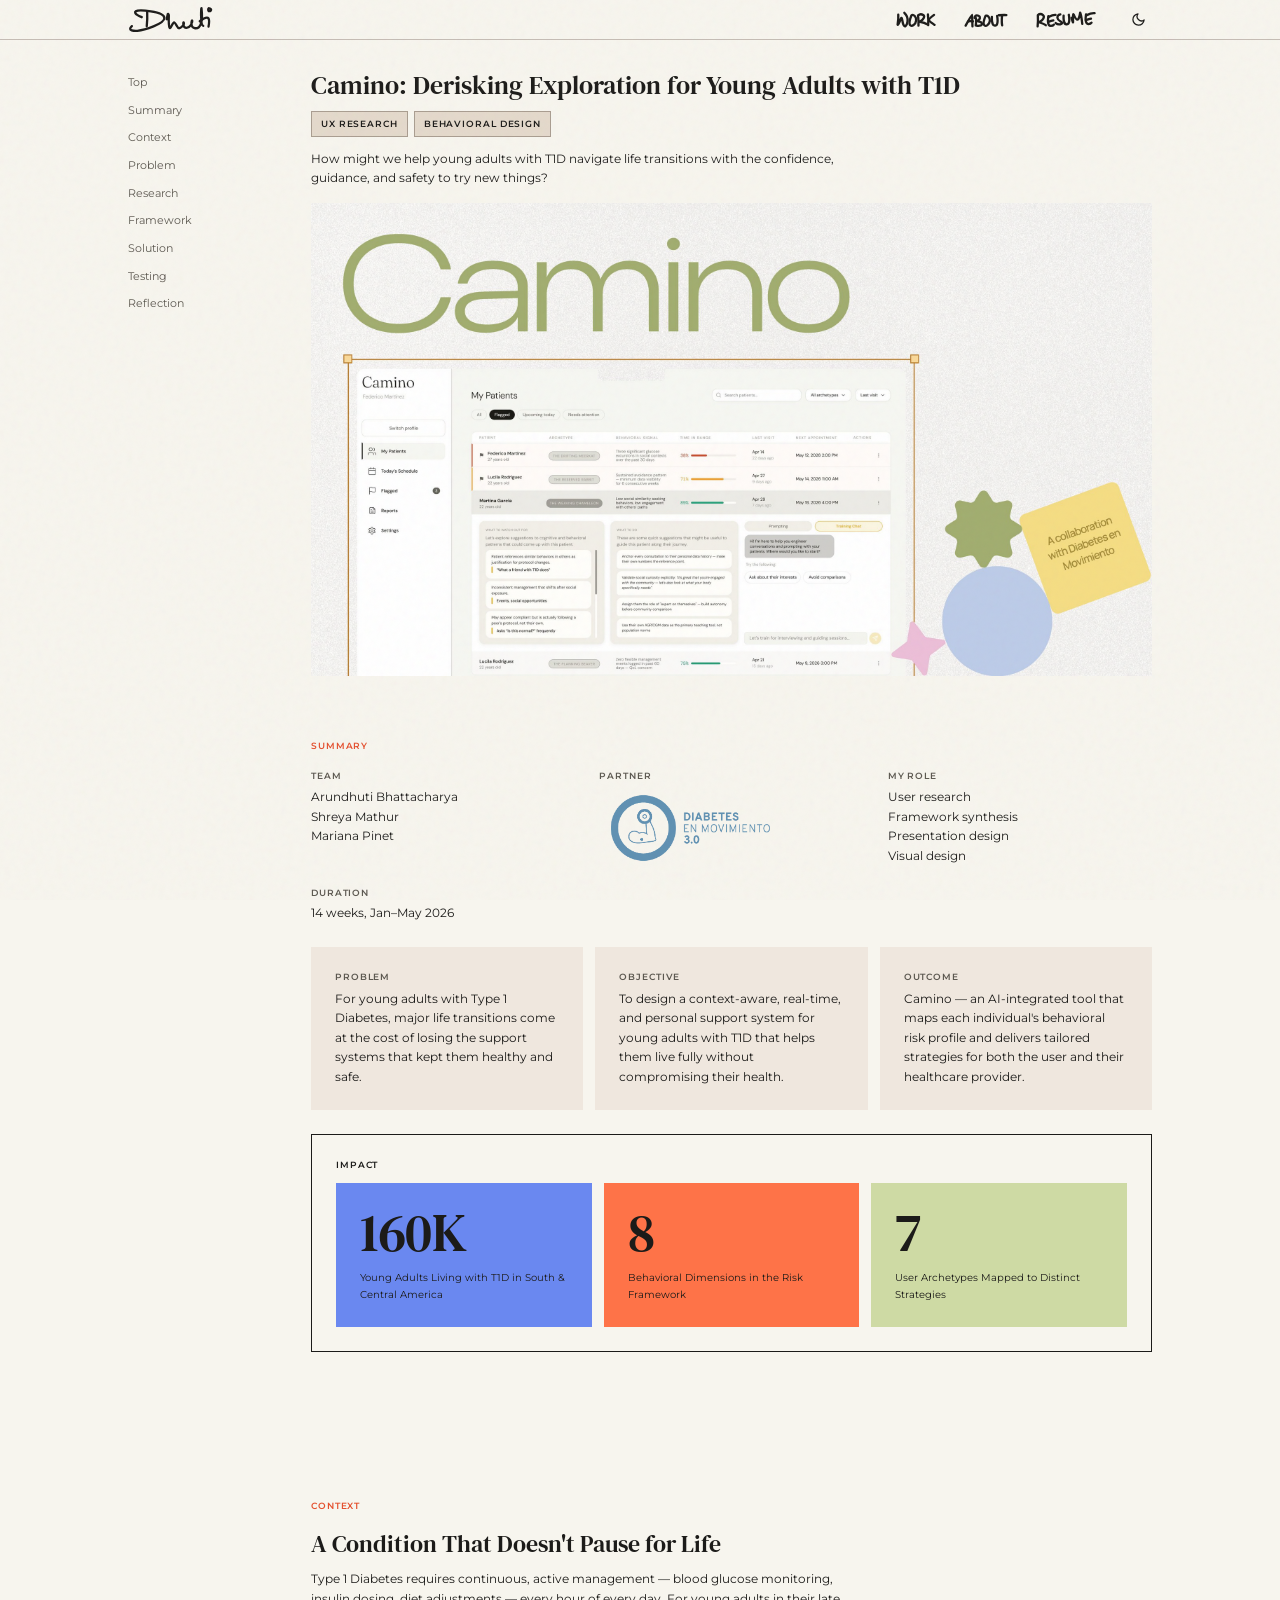
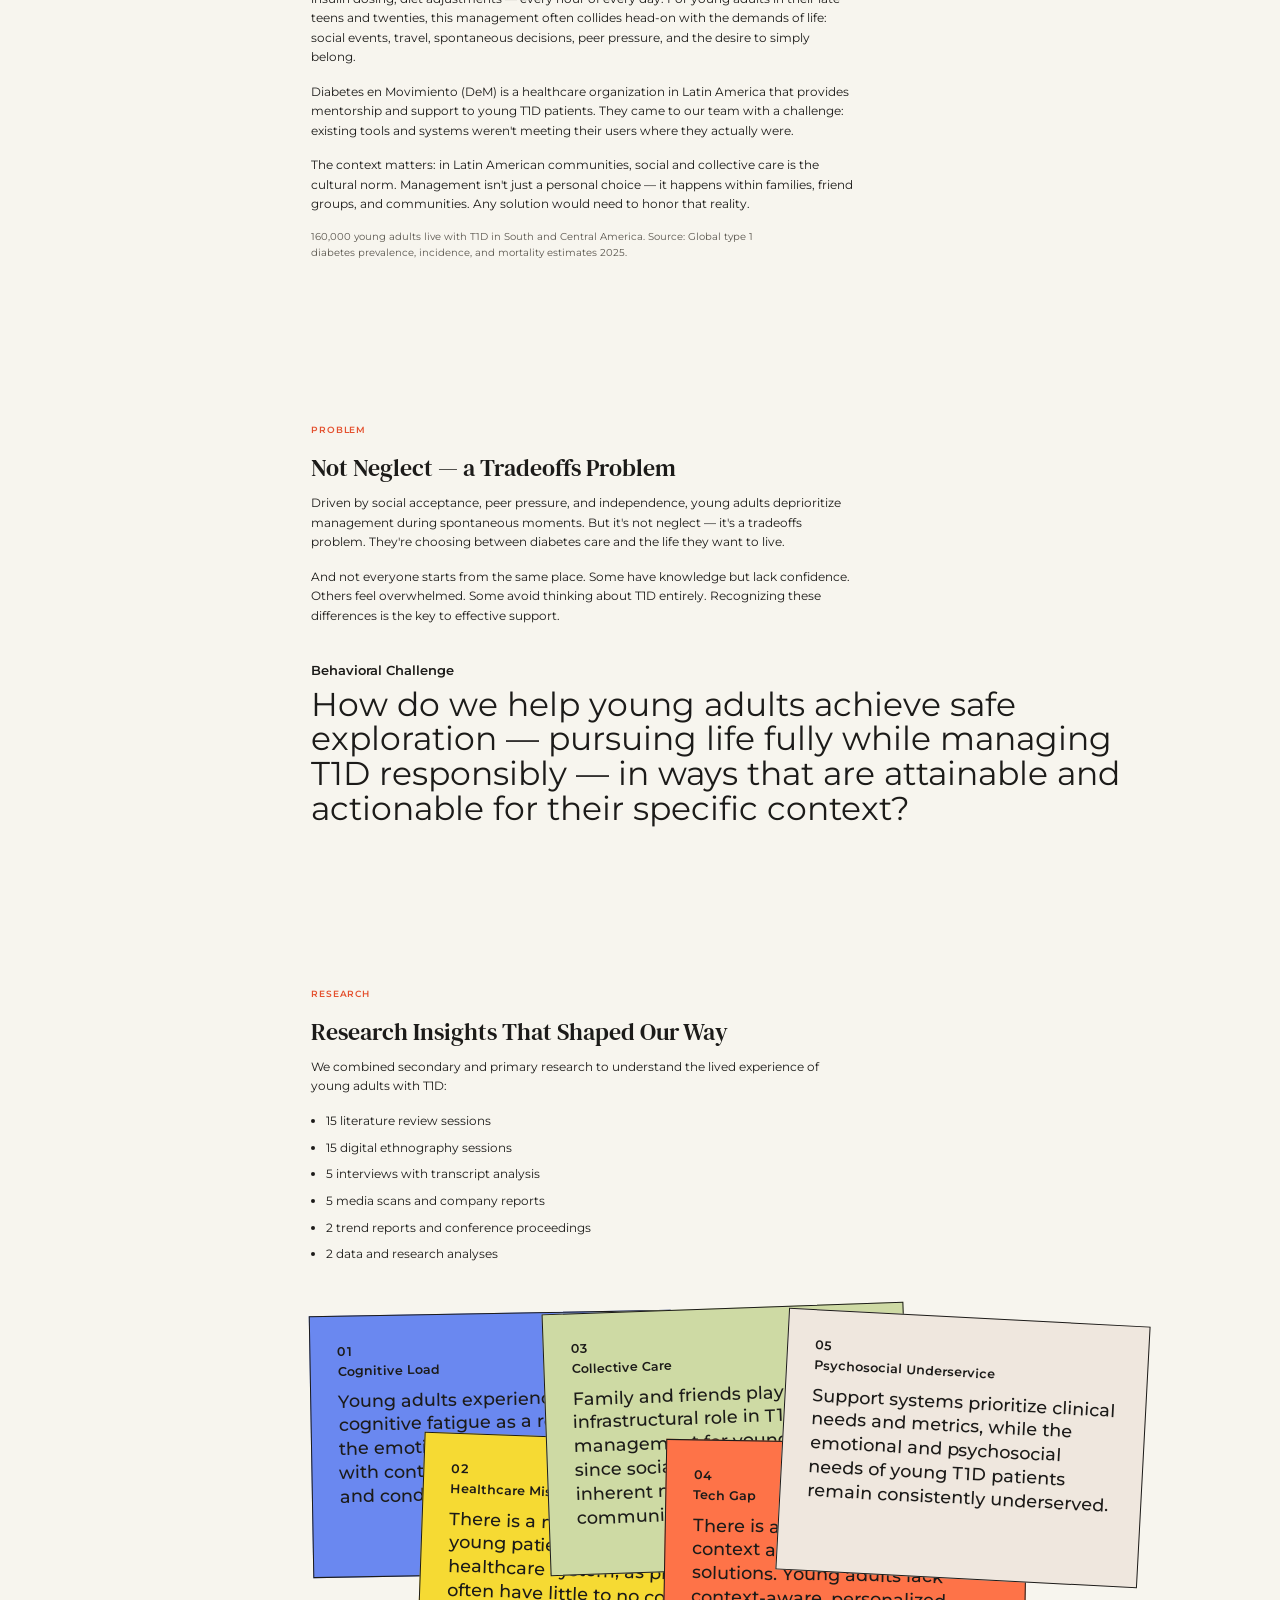
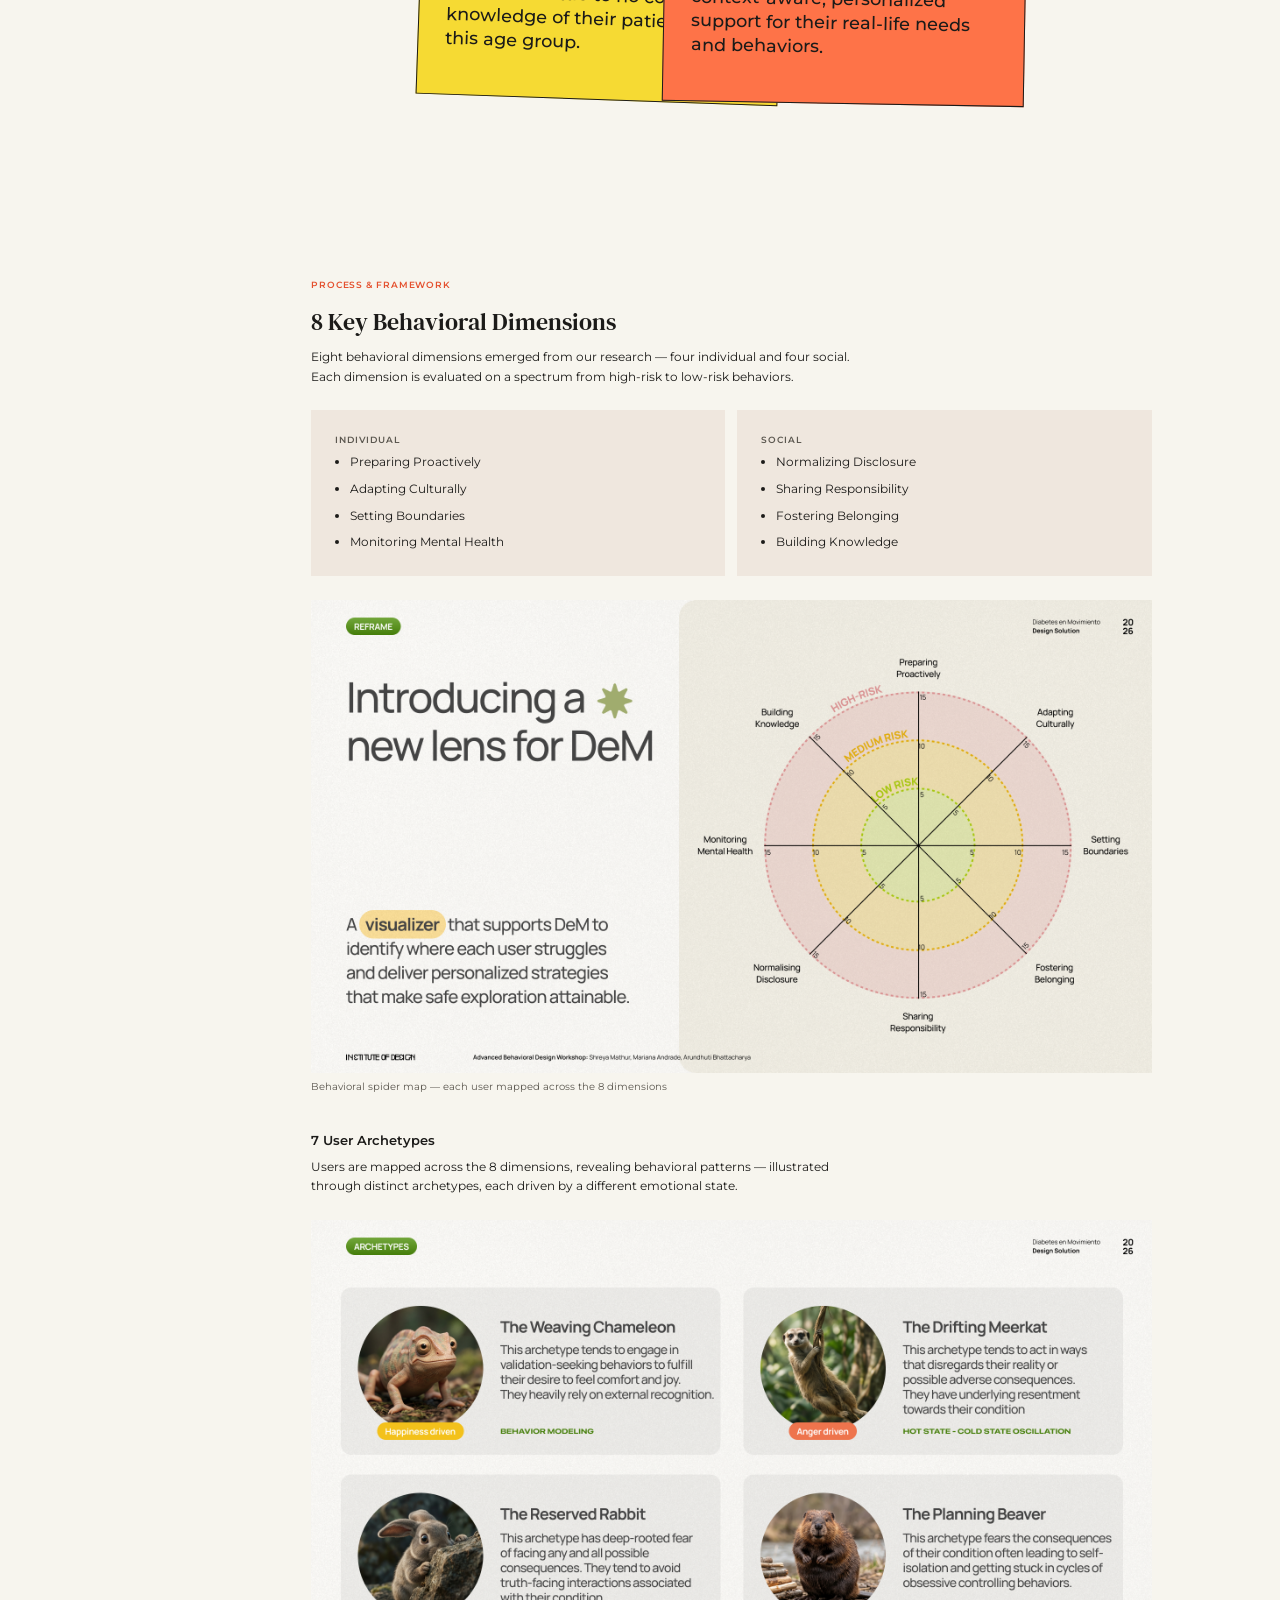
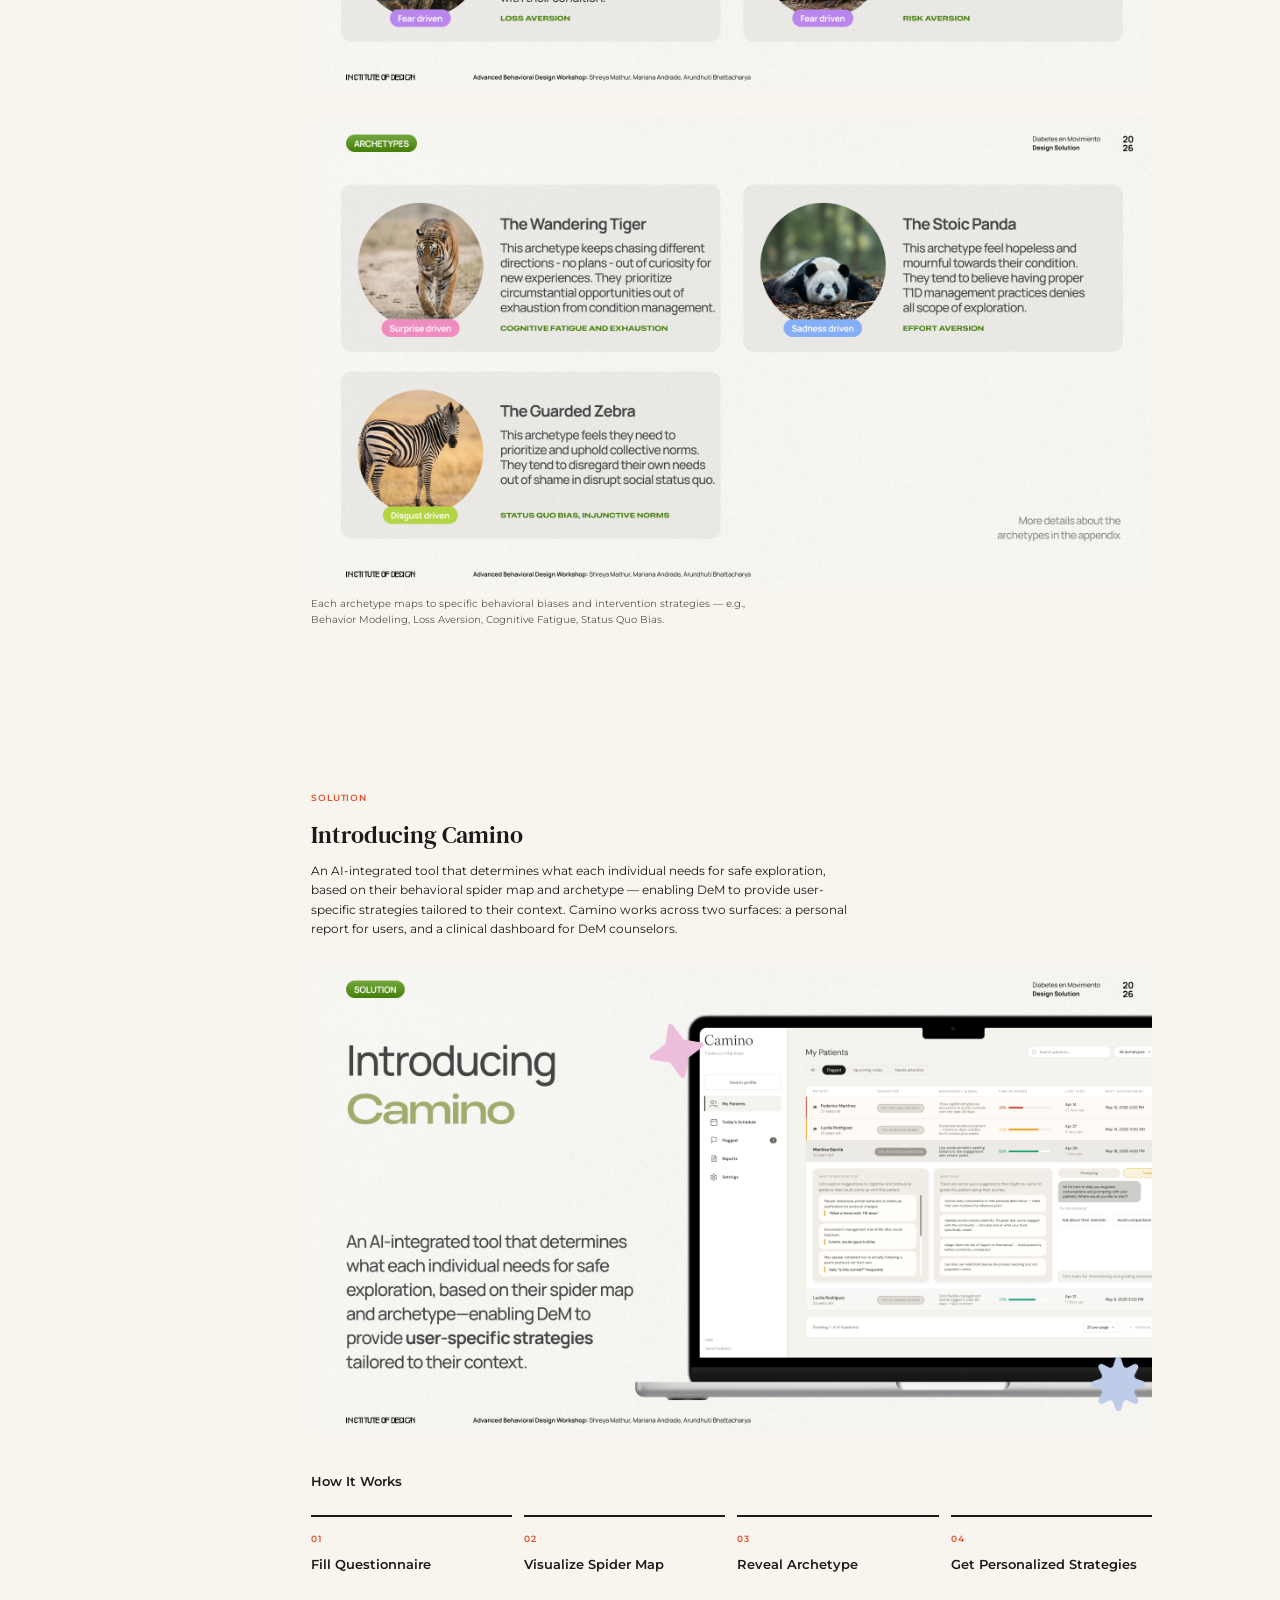
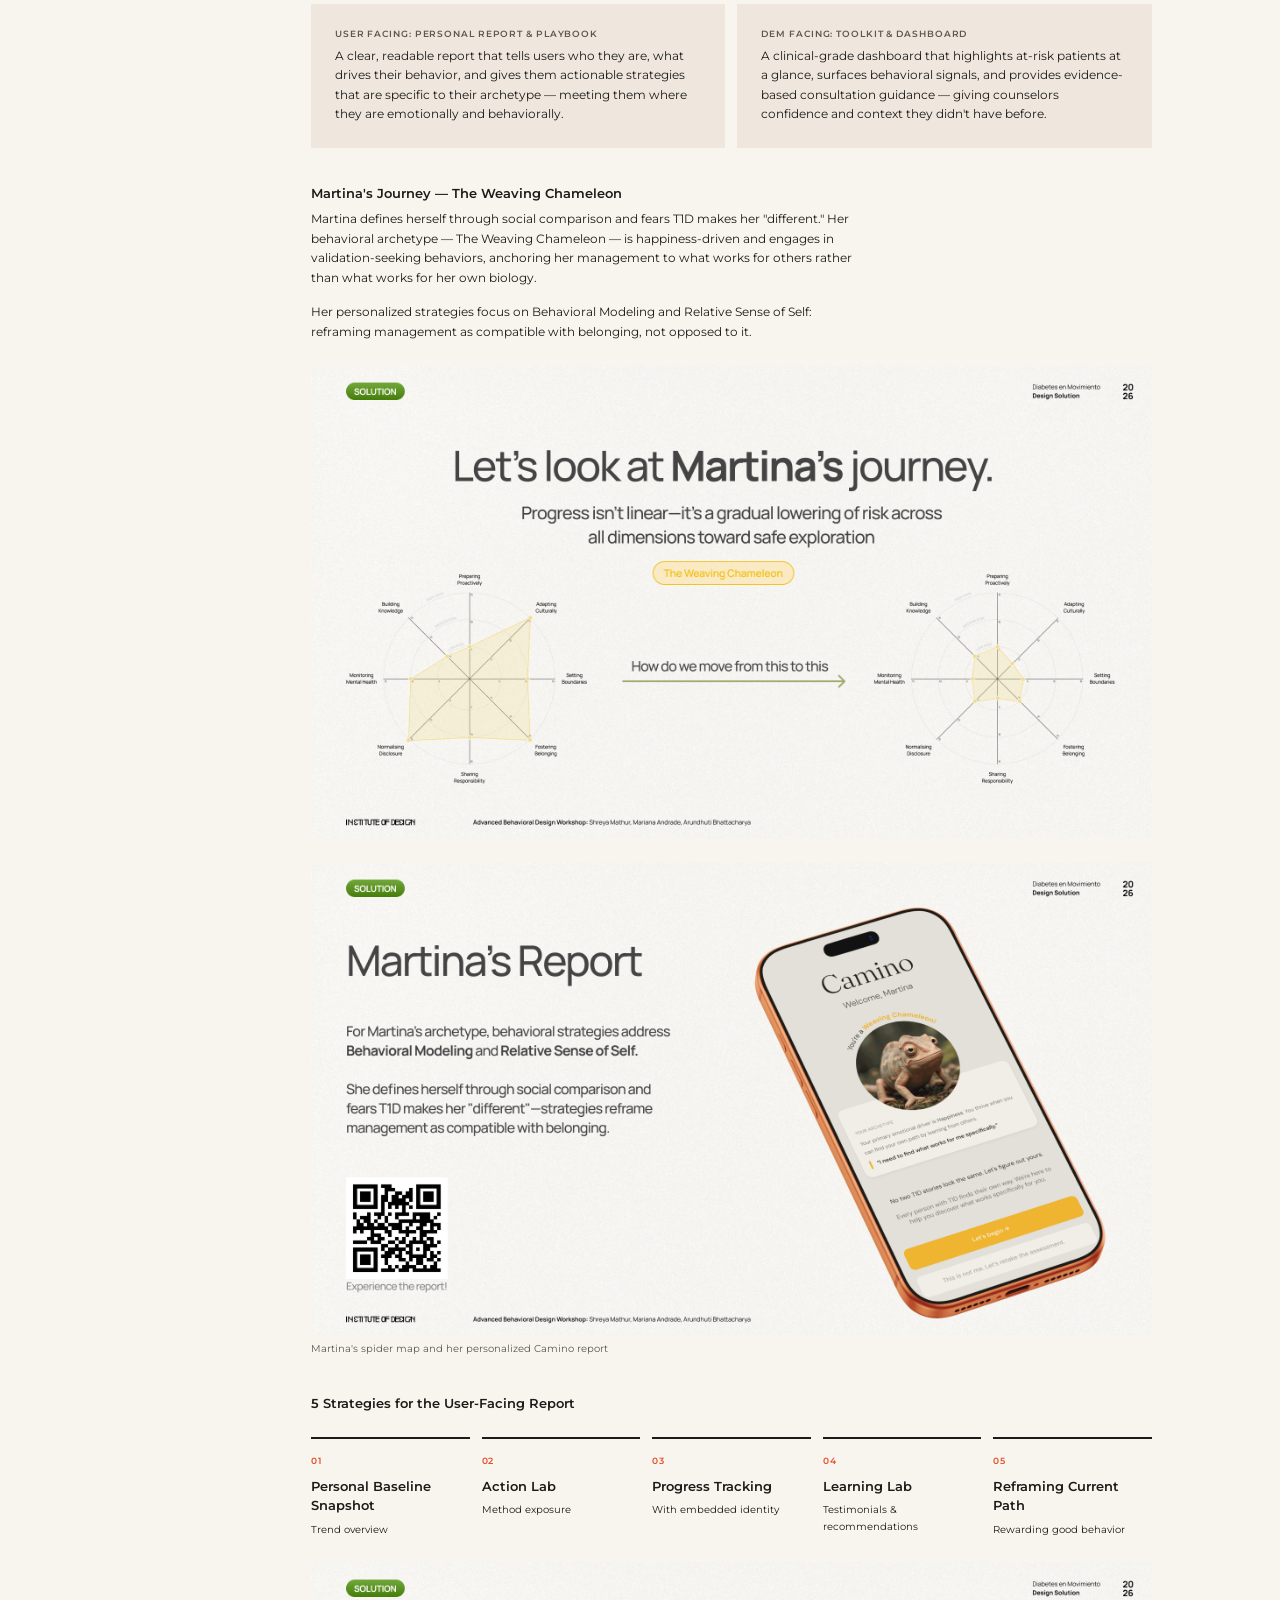
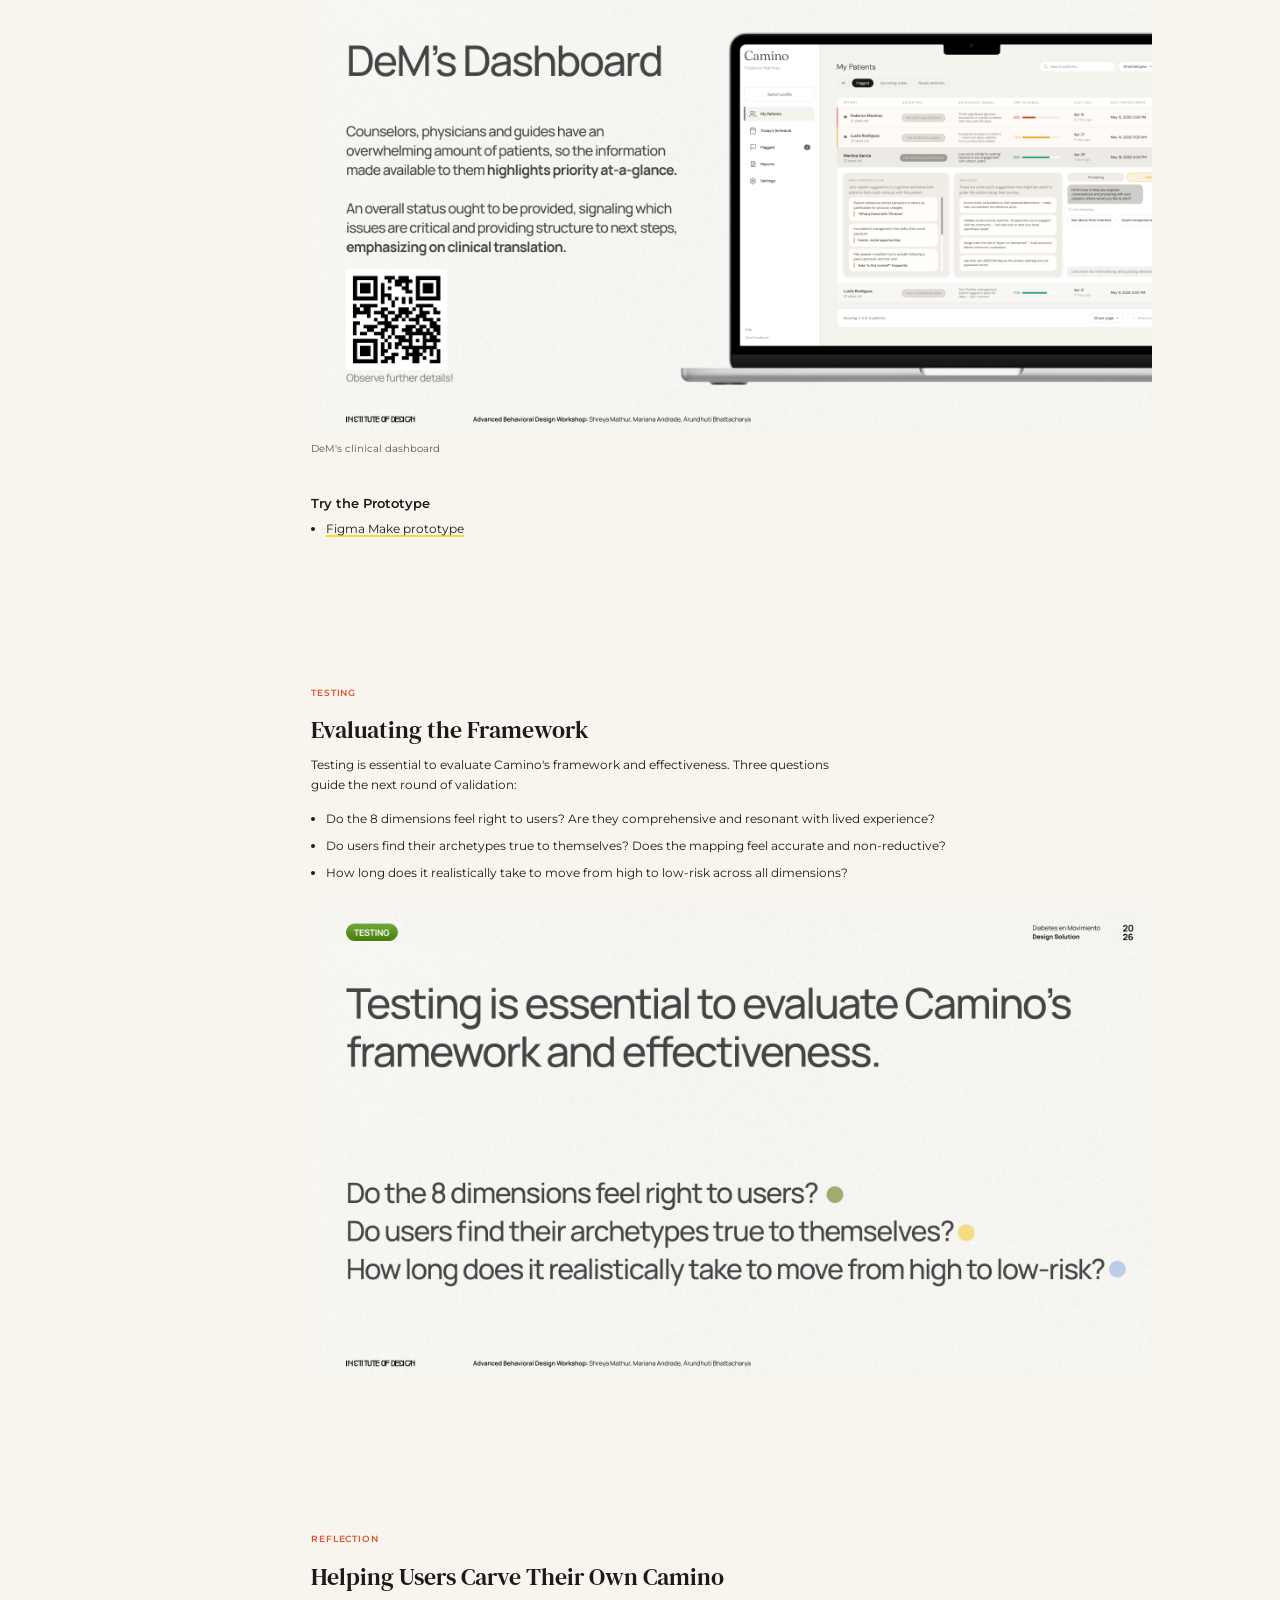
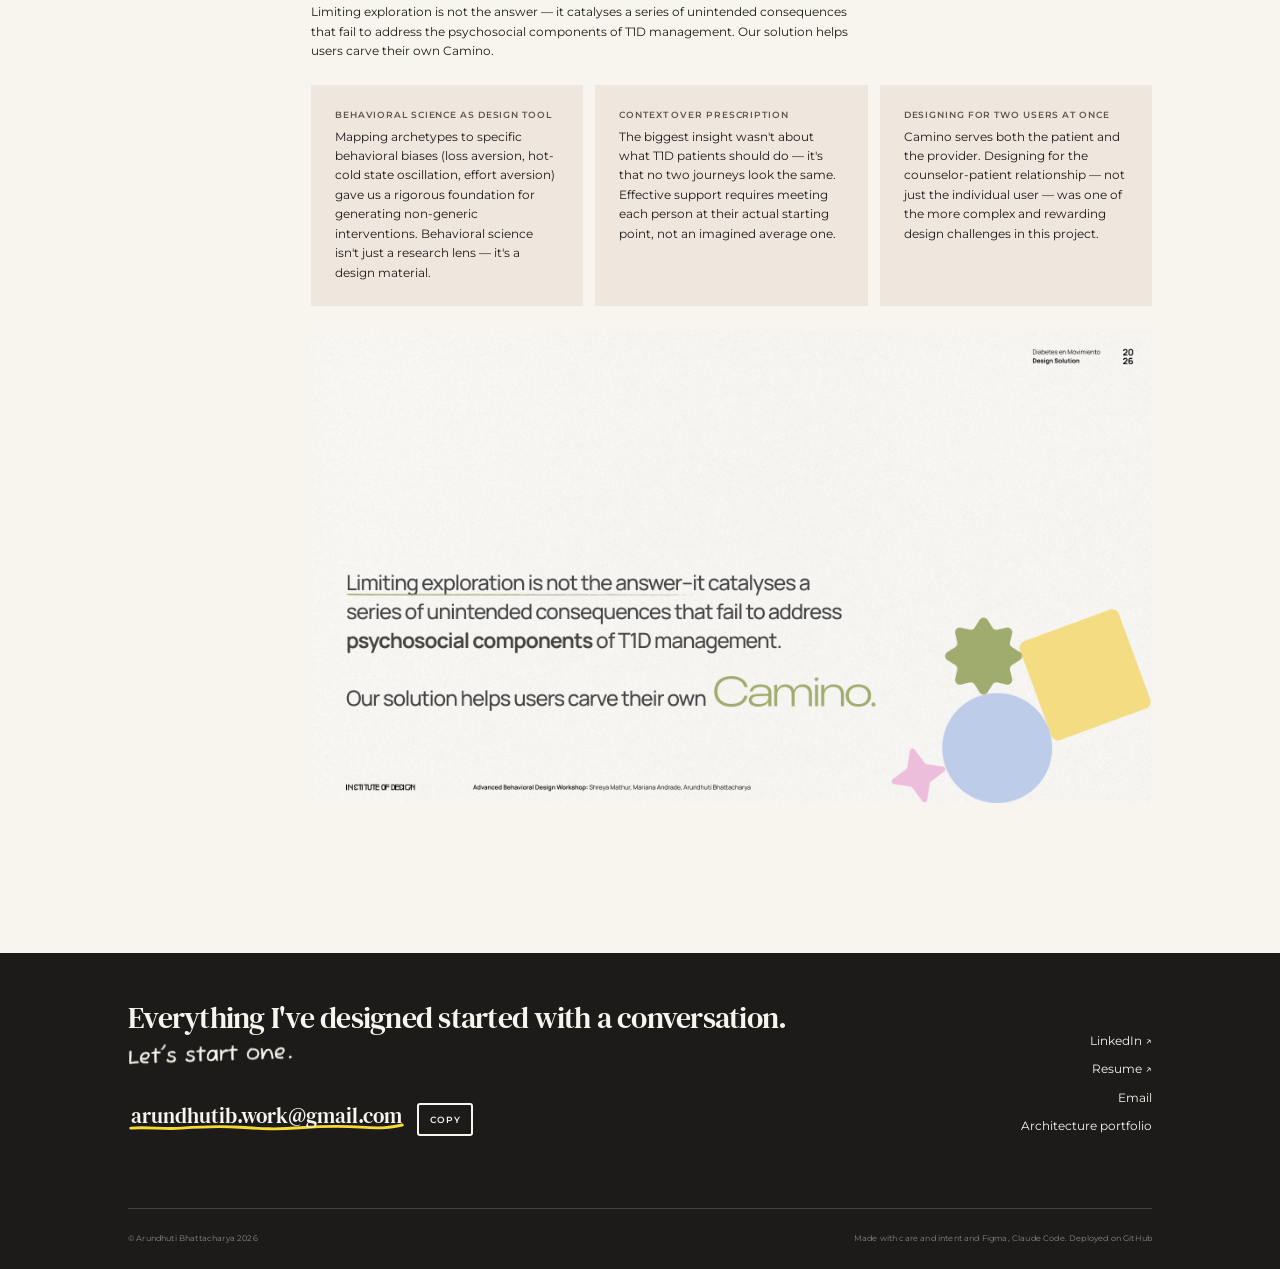
<file: camino.html>
<!DOCTYPE html>
<html lang="en">

<head>
    <meta charset="UTF-8">
    <meta name="viewport" content="width=device-width, initial-scale=1.0">
    <title>Camino: Derisking Exploration for Young Adults with T1D — Case Study | Arundhuti Bhattacharya</title>
    <link rel="stylesheet" href="styles.css">
    <link rel="preconnect" href="https://fonts.googleapis.com">
    <link rel="preconnect" href="https://fonts.gstatic.com" crossorigin>
    <link
        href="https://fonts.googleapis.com/css2?family=Fuzzy+Bubbles&family=DM+Serif+Text:ital@0;1&family=Montserrat:wght@300;400;500;600&display=swap"
        rel="stylesheet">
    <link rel="stylesheet" href="sketchbook.css">
</head>

<body>
    <div class="noise-overlay"></div>

    <nav class="navbar">
        <a href="index.html" class="logo" id="nav-logo">
            <svg class="sig-svg sig-svg--nav" viewBox="0 0 1440 900" xmlns="http://www.w3.org/2000/svg" role="img"
                aria-label="Dhuti">
                <path class="letter" d="M566.02,471s2.27,53.81-2.61,96.37" fill="none" />
                <path class="letter"
                    d="M530.8,508.48s-60.68-23.41-38.72-38.43c15.69-10.74,183.78-3.76,185.81,43.06,1.67,38.69-131.19,80.62-175.98,83.8-15.23,1.08-69.93,1.33-35.54-30.34"
                    fill="none" />
                <path class="letter"
                    d="M693.19,521.74s6.02-33.06,7.17-34.47,3.6,2.19,5.08,4.85c.72,1.28,1.57,2.92,1.52,4.38-.38,11.96-1.77,68.18,4.85,80.14,7.42,13.4,19.46-34.26,29.08-34.21s21.88,37.15,31.27,37.82c9.4.67,40.95-21.51,31.01-38.4-1.84-3.13-7.72,35.22,18.45,35.51,26.17.29,41.14-37.27,37.67-46.17s-16.18,46.25,18.9,49.25c35.08,2.99,52.26-41.8,41.36-129.58-1.87-15.04-8.63,110.76,11.35,113.85"
                    fill="none" />
                <path class="letter" d="M908.4,534.87c7.86-6.22,45.12-34.35,56.02-19.48,9.21,12.56,4.49,36.06,1,53.62"
                    fill="none" />
                <path class="letter"
                    d="M965.71,450.64c-2.41,1.78-3.41,10.57-1.07,14.77,3.08,5.54,9.98,5.26,15.32-.05,3.56-3.54,2.39-9.44-2.33-12.26-3.48-2.3-8.57-2.16-11.47,1.79"
                    fill="none" />
            </svg>
        </a>
        <ul class="nav-links">
            <li>
                <a href="index.html#work" class="nav-word-link" aria-label="Work">
                    <svg class="nav-word" viewBox="0 -1.28 271.21 106.5" xmlns="http://www.w3.org/2000/svg"
                        aria-hidden="true">
                        <path
                            d="M152.54,95.15c2.04-31.32-3.01-72.07-3.01-72.07,0,0,17.15-15.4,36.74-2.77,14.82,9.55,2,33.23-19.94,44.83-13.61,7.2,15.9,2,43.6,19.06" />
                        <path
                            d="M106.45,20.35c-2.01.8-3.71,2.71-4.75,5.27-4.92,12.05-18.89,49.48-9.51,64.71,11.26,18.28,41.43-5.42,43.6-30.74,2.45-28.52-18.86-43.38-29.34-39.24Z" />
                        <path
                            d="M8.96,17.87s1.73,32.51-3.59,61.72,15.15-13.17,22.2-33.54c7.04-20.37,10.63,19.96,15.82,36.42,5.18,16.46,12.15,19.92,15.83,17.59,8.1-5.14,35.75-55.96-7.05-95.57" />
                        <path d="M219.81,16.53s4.75,45.6,1.88,75.05" />
                        <path d="M263.48,19.3s-37.33,27.47-36.2,36.69,33.33,28.18,39.44,34.4" />
                    </svg>
                </a>
            </li>
            <li>
                <a href="index.html#about" class="nav-word-link" aria-label="About">
                    <svg class="nav-word" viewBox="0 -15.05 298.43 106.5" xmlns="http://www.w3.org/2000/svg"
                        aria-hidden="true">
                        <path d="M263.3,9.67s-3.96,50.65.86,69.74" />
                        <path d="M240.89,8.17s45.67-3.26,53.04-.9" />
                        <path
                            d="M149,11.11c-1.9.75-3.51,2.56-4.49,4.98-4.65,11.39-17.85,46.76-8.99,61.16,10.64,17.28,39.16-5.13,41.21-29.05,2.31-26.95-17.82-41-27.73-37.08Z" />
                        <path d="M191.32,19.83s-5.21,65.22,22.86,61.96c28.07-3.26,14.18-68.54,14.18-68.54" />
                        <path d="M4.5,82.02S46.97,3.32,49.26,4.51c2.28,1.2,2.04,44.51,3.82,82.44" />
                        <path d="M57.12,51.78c-2.74-.5-27.91-2.88-35.81.51" />
                        <path d="M77.75,29.02s3.38,23.75-1.32,51.26" />
                        <path
                            d="M68.1,26.07s2.71-24.23,27.75-14.4c15.79,6.2,13.2,24.77-5.07,33.41-18.67,8.83,25.32.84,29.36,21.01,4.16,20.78-32.8,17.9-37.84,14.64" />
                    </svg>
                </a>
            </li>
            <li>
                <a href="assets/Arundhuti_Bhattacharya_Resume.pdf" class="nav-word-link" aria-label="Resume"
                    target="_blank" rel="noopener">
                    <svg class="nav-word" viewBox="0 0 414.04 106.5" xmlns="http://www.w3.org/2000/svg"
                        aria-hidden="true">
                        <path
                            d="M4.5,102c4-34.29,1.52-79.43,1.52-79.43,0,0,18.08-15.74,36.84-.5,14.19,11.52-.1,36.67-22.71,47.9-14.03,6.97,15.75,3.3,42.32,23.97" />
                        <path d="M80.72,30.04c-.29,3.81-12.23,69.11,15.9,69.14,17.24.02,23.24-9.71,23.24-9.71" />
                        <path d="M82.44,36.13s30.57-17.05,49.24-15.52" />
                        <path d="M79.39,70.71s24.6-9.05,36.76-10.76" />
                        <path d="M348.54,16.58c-.29,3.81-12.23,69.11,15.9,69.14,17.24.02,23.24-9.71,23.24-9.71" />
                        <path d="M349.91,23.97s37.38-18.72,59.63-16.02" />
                        <path d="M347.2,57.25s24.6-9.05,36.76-10.76" />
                        <path d="M189.1,26.36s-5.21,65.22,22.86,61.96c28.07-3.26,14.18-68.54,14.18-68.54" />
                        <path d="M165.91,16.31s-22.6,2.03-20.95,24.51,30.6,26.03,33.9,35.05-24.63,21.33-45.84,2.92" />
                        <path
                            d="M245.71,42.09s8.25,30.6,10.16,32-3.3-54.73,1.65-57.78,11.68,33.18,27.17,37.8,21.84-49.61,21.84-49.61c0,0,8.51,16.01,15.24,79.94" />
                    </svg>
                </a>
            </li>
            <li>
                <button id="theme-toggle" class="theme-toggle" aria-label="Toggle Theme" title="Toggle Light/Dark Mode">
                    <svg xmlns="http://www.w3.org/2000/svg" width="20" height="20" viewBox="0 0 24 24" fill="none"
                        stroke="currentColor" stroke-width="2" stroke-linecap="round" stroke-linejoin="round">
                        <circle cx="12" cy="12" r="5" />
                        <line x1="12" y1="1" x2="12" y2="3" />
                        <line x1="12" y1="21" x2="12" y2="23" />
                        <line x1="4.22" y1="4.22" x2="5.64" y2="5.64" />
                        <line x1="18.36" y1="18.36" x2="19.78" y2="19.78" />
                        <line x1="1" y1="12" x2="3" y2="12" />
                        <line x1="21" y1="12" x2="23" y2="12" />
                        <line x1="4.22" y1="19.78" x2="5.64" y2="18.36" />
                        <line x1="18.36" y1="5.64" x2="19.78" y2="4.22" />
                    </svg>
                </button>
            </li>
        </ul>
    </nav>

    <!--
        CASE STUDY — Camino
        Advanced Behavioral Design Workshop, Institute of Design, 2026
    -->

    <main class="cs">

        <div class="cs-layout">

            <!-- Sticky table of contents -->
            <aside class="cs-toc" aria-label="On this page">
                <ol>
                    <li><a href="#top">Top</a></li>
                    <li><a href="#summary">Summary</a></li>
                    <li><a href="#context">Context</a></li>
                    <li><a href="#problem">Problem</a></li>
                    <li><a href="#research">Research</a></li>
                    <li><a href="#framework">Framework</a></li>
                    <li><a href="#solution">Solution</a></li>
                    <li><a href="#testing">Testing</a></li>
                    <li><a href="#reflection">Reflection</a></li>
                </ol>
            </aside>

            <div class="cs-body">

                <!-- 1. HERO -->
                <header class="cs-hero">
                    <h1 class="cs-title">Camino: Derisking Exploration for Young Adults with T1D</h1>
                    <ul class="cs-tags">
                        <li>UX Research</li>
                        <li>Behavioral Design</li>
                    </ul>
                    <p class="cs-subtitle">How might we help young adults with T1D navigate life transitions with the
                        confidence, guidance, and safety to try new things?</p>
                </header>

                <!-- Cover image -->
                <img src="assets/camino/showcase-cover.jpg"
                    alt="Camino — a behavioral design solution to derisk exploration for young adults with T1D"
                    class="cs-img">

                <!-- 2. SUMMARY -->
                <section id="summary" class="cs-section">
                    <p class="cs-eyebrow">Summary</p>

                    <dl class="cs-details">
                        <div>
                            <dt>Team</dt>
                            <dd>
                                Arundhuti Bhattacharya<br>
                                Shreya Mathur<br>
                                Mariana Pinet
                            </dd>
                        </div>
                        <div>
                            <dt>Partner</dt>
                            <dd><img src="assets/camino/dem-logo.png" alt="Diabetes en Movimiento (DeM)"
                                    class="cs-partner-logo">
                            </dd>
                        </div>
                        <div>
                            <dt>My Role</dt>
                            <dd>User research<br>Framework synthesis<br>Presentation design<br>Visual design</dd>
                        </div>
                        <div>
                            <dt>Duration</dt>
                            <dd>14 weeks, Jan–May 2026</dd>
                        </div>
                    </dl>

                    <div class="cs-grid cs-grid--3">
                        <div class="cs-card">
                            <h3>Problem</h3>
                            <p>For young adults with Type 1 Diabetes, major life transitions come at the cost of losing
                                the support systems that kept them healthy and safe.</p>
                        </div>
                        <div class="cs-card">
                            <h3>Objective</h3>
                            <p>To design a context-aware, real-time,
                                and personal support system for young adults with T1D that helps them live fully without
                                compromising their
                                health.</p>
                        </div>
                        <div class="cs-card">
                            <h3>Outcome</h3>
                            <p>Camino — an AI-integrated tool that maps each individual's behavioral risk profile and
                                delivers tailored strategies for both the user and their healthcare provider.</p>
                        </div>
                    </div>

                    <!-- Key numbers -->
                    <div class="cs-frame">
                        <h3 class="cs-frame-title">Impact</h3>
                        <div class="cs-grid cs-grid--3 cs-stats">
                            <div class="cs-stat">
                                <span class="cs-stat-num">160K</span>
                                <p>Young Adults Living with T1D in South &amp; Central America</p>
                            </div>
                            <div class="cs-stat">
                                <span class="cs-stat-num">8</span>
                                <p>Behavioral Dimensions in the Risk Framework</p>
                            </div>
                            <div class="cs-stat">
                                <span class="cs-stat-num">7</span>
                                <p>User Archetypes Mapped to Distinct Strategies</p>
                            </div>
                        </div>
                    </div>
                </section>

                <!-- 3. CONTEXT -->
                <section id="context" class="cs-section">
                    <p class="cs-eyebrow">Context</p>
                    <h2>A Condition That Doesn't Pause for Life</h2>
                    <p>Type 1 Diabetes requires continuous, active management — blood glucose monitoring, insulin
                        dosing, diet adjustments — every hour of every day. For young adults in their late teens and
                        twenties, this management often collides head-on with the demands of life: social events,
                        travel, spontaneous decisions, peer pressure, and the desire to simply belong.</p>
                    <p>Diabetes en Movimiento (DeM) is a healthcare organization in Latin America that provides
                        mentorship and support to young T1D patients. They came to our team with a challenge: existing
                        tools and systems weren't meeting their users where they actually were.</p>
                    <p>The context matters: in Latin American communities, social and collective care is the cultural
                        norm. Management isn't just a personal choice — it happens within families, friend groups, and
                        communities. Any solution would need to honor that reality.</p>
                    <p class="cs-caption">160,000 young adults live with T1D in South and Central America. Source:
                        Global type 1 diabetes prevalence, incidence, and mortality estimates 2025.</p>
                </section>

                <!-- 4. PROBLEM -->
                <section id="problem" class="cs-section">
                    <p class="cs-eyebrow">Problem</p>
                    <h2>Not Neglect — a Tradeoffs Problem</h2>
                    <p>Driven by social acceptance, peer pressure, and independence, young adults deprioritize
                        management during spontaneous moments. But it's not neglect — it's a tradeoffs problem.
                        They're choosing between diabetes care and the life they want to live.</p>
                    <p>And not everyone starts from the same place. Some have knowledge but lack confidence. Others
                        feel overwhelmed. Some avoid thinking about T1D entirely. Recognizing these differences is the
                        key to effective support.</p>

                    <h3 class="cs-subhead">Behavioral Challenge</h3>
                    <p class="cs-statement">How do we help young adults achieve safe exploration — pursuing life fully
                        while managing T1D responsibly — in ways that are attainable and actionable for their specific
                        context?</p>
                </section>

                <!-- 5. RESEARCH -->
                <section id="research" class="cs-section">
                    <p class="cs-eyebrow">Research</p>
                    <h2>Research Insights That Shaped Our Way</h2>
                    <p>We combined secondary and primary research to understand the lived experience of young adults
                        with T1D:</p>
                    <ul class="cs-list">
                        <li>15 literature review sessions</li>
                        <li>15 digital ethnography sessions</li>
                        <li>5 interviews with transcript analysis</li>
                        <li>5 media scans and company reports</li>
                        <li>2 trend reports and conference proceedings</li>
                        <li>2 data and research analyses</li>
                    </ul>

                    <div class="cs-insights cs-insights--staggered">
                        <div class="cs-insight">
                            <span class="cs-insight-num">01</span>
                            <div>
                                <h3>Cognitive Load</h3>
                                <p>Young adults experience cognitive fatigue as a result of the emotional toll
                                    associated with continuous decision-making and condition management.</p>
                            </div>
                        </div>
                        <div class="cs-insight">
                            <span class="cs-insight-num">02</span>
                            <div>
                                <h3>Healthcare Misalignment</h3>
                                <p>There is a misalignment between young patients' needs and the healthcare system, as
                                    providers often have little to no contextual knowledge of their patients in this
                                    age group.</p>
                            </div>
                        </div>
                        <div class="cs-insight">
                            <span class="cs-insight-num">03</span>
                            <div>
                                <h3>Collective Care</h3>
                                <p>Family and friends play a crucial, infrastructural role in T1D management for young
                                    adults since social, collective care is the inherent norm in Latino
                                    communities.</p>
                            </div>
                        </div>
                        <div class="cs-insight">
                            <span class="cs-insight-num">04</span>
                            <div>
                                <h3>Tech Gap</h3>
                                <p>There is a gap between user-context and existing tech solutions. Young adults lack
                                    context-aware, personalized support for their real-life needs and behaviors.</p>
                            </div>
                        </div>
                        <div class="cs-insight">
                            <span class="cs-insight-num">05</span>
                            <div>
                                <h3>Psychosocial Underservice</h3>
                                <p>Support systems prioritize clinical needs and metrics, while the emotional and
                                    psychosocial needs of young T1D patients remain consistently underserved.</p>
                            </div>
                        </div>
                    </div>


                </section>

                <!-- 6. FRAMEWORK -->
                <section id="framework" class="cs-section">
                    <p class="cs-eyebrow">Process &amp; Framework</p>
                    <h2>8 Key Behavioral Dimensions</h2>
                    <p>Eight behavioral dimensions emerged from our research — four individual and four social. Each
                        dimension is evaluated on a spectrum from high-risk to low-risk behaviors.</p>

                    <div class="cs-grid cs-grid--2">
                        <div class="cs-card">
                            <h3>Individual</h3>
                            <ul class="cs-list">
                                <li>Preparing Proactively</li>
                                <li>Adapting Culturally</li>
                                <li>Setting Boundaries</li>
                                <li>Monitoring Mental Health</li>
                            </ul>
                        </div>
                        <div class="cs-card">
                            <h3>Social</h3>
                            <ul class="cs-list">
                                <li>Normalizing Disclosure</li>
                                <li>Sharing Responsibility</li>
                                <li>Fostering Belonging</li>
                                <li>Building Knowledge</li>
                            </ul>
                        </div>
                    </div>

                    <img src="assets/camino/03-spider-map.png"
                        alt="Behavioral spider map visualizer — 8 dimensions mapped from high-risk to low-risk for each user"
                        class="cs-img">
                    <p class="cs-caption">Behavioral spider map — each user mapped across the 8 dimensions</p>

                    <h3 class="cs-subhead">7 User Archetypes</h3>
                    <p>Users are mapped across the 8 dimensions, revealing behavioral patterns — illustrated through
                        distinct archetypes, each driven by a different emotional state.</p>

                    <img src="assets/camino/04-archetypes-1.png"
                        alt="Archetypes: The Weaving Chameleon, The Drifting Meerkat, The Reserved Rabbit, The Planning Beaver"
                        class="cs-img">
                    <img src="assets/camino/05-archetypes-2.png"
                        alt="Archetypes: The Wandering Tiger, The Stoic Panda, The Guarded Zebra" class="cs-img">
                    <p class="cs-caption">Each archetype maps to specific behavioral biases and intervention
                        strategies — e.g., Behavior Modeling, Loss Aversion, Cognitive Fatigue, Status Quo Bias.</p>
                </section>

                <!-- 7. SOLUTION -->
                <section id="solution" class="cs-section">
                    <p class="cs-eyebrow">Solution</p>
                    <h2>Introducing Camino</h2>
                    <p>An AI-integrated tool that determines what each individual needs for safe exploration, based on
                        their behavioral spider map and archetype — enabling DeM to provide user-specific strategies
                        tailored to their context. Camino works across two surfaces: a personal report for users, and a
                        clinical dashboard for DeM counselors.</p>

                    <img src="assets/camino/06-solution-intro.png"
                        alt="Introducing Camino — AI-integrated tool with the DeM counselor dashboard visible"
                        class="cs-img">

                    <h3 class="cs-subhead">How It Works</h3>
                    <ol class="cs-process cs-process--4">
                        <li>
                            <h3>Fill Questionnaire</h3>
                        </li>
                        <li>
                            <h3>Visualize Spider Map</h3>
                        </li>
                        <li>
                            <h3>Reveal Archetype</h3>
                        </li>
                        <li>
                            <h3>Get Personalized Strategies</h3>
                        </li>
                    </ol>

                    <div class="cs-grid cs-grid--2">
                        <div class="cs-card">
                            <h3>User Facing: Personal Report &amp; Playbook</h3>
                            <p>A clear, readable report that tells users who they are, what drives their behavior,
                                and gives them actionable strategies that are specific to their archetype — meeting
                                them where they are emotionally and behaviorally.</p>
                        </div>
                        <div class="cs-card">
                            <h3>DeM Facing: Toolkit &amp; Dashboard</h3>
                            <p>A clinical-grade dashboard that highlights at-risk patients at a glance, surfaces
                                behavioral signals, and provides evidence-based consultation guidance — giving
                                counselors confidence and context they didn't have before.</p>
                        </div>
                    </div>

                    <h3 class="cs-subhead">Martina's Journey — The Weaving Chameleon</h3>
                    <p>Martina defines herself through social comparison and fears T1D makes her "different." Her
                        behavioral archetype — The Weaving Chameleon — is happiness-driven and engages in
                        validation-seeking behaviors, anchoring her management to what works for others rather than
                        what works for her own biology.</p>
                    <p>Her personalized strategies focus on Behavioral Modeling and Relative Sense of Self: reframing
                        management as compatible with belonging, not opposed to it.</p>

                    <img src="assets/camino/07-martina-journey.png"
                        alt="Martina's behavioral spider map — before and after Camino's intervention strategies"
                        class="cs-img">
                    <img src="assets/camino/08-martina-report.png"
                        alt="Martina's Camino report — personalized strategies for the Weaving Chameleon archetype"
                        class="cs-img">
                    <p class="cs-caption">Martina's spider map and her personalized Camino report</p>

                    <h3 class="cs-subhead">5 Strategies for the User-Facing Report</h3>
                    <ol class="cs-process">
                        <li>
                            <h3>Personal Baseline Snapshot</h3>
                            <p>Trend overview</p>
                        </li>
                        <li>
                            <h3>Action Lab</h3>
                            <p>Method exposure</p>
                        </li>
                        <li>
                            <h3>Progress Tracking</h3>
                            <p>With embedded identity</p>
                        </li>
                        <li>
                            <h3>Learning Lab</h3>
                            <p>Testimonials &amp; recommendations</p>
                        </li>
                        <li>
                            <h3>Reframing Current Path</h3>
                            <p>Rewarding good behavior</p>
                        </li>
                    </ol>

                    <img src="assets/camino/09-dem-dashboard.png"
                        alt="DeM's clinical dashboard — patient list, archetypes, behavioral signals, and AI-supported consultation strategies"
                        class="cs-img">
                    <p class="cs-caption">DeM's clinical dashboard</p>

                    <h3 class="cs-subhead">Try the Prototype</h3>
                    <ul class="cs-list">
                        <li><a href="https://peanut-citron-34812004.figma.site/" target="_blank" rel="noopener">Figma
                                Make prototype</a></li>
                        <!-- TODO: add the interactive Figma prototype link here when it's ready -->
                    </ul>
                </section>

                <!-- 8. TESTING -->
                <section id="testing" class="cs-section">
                    <p class="cs-eyebrow">Testing</p>
                    <h2>Evaluating the Framework</h2>
                    <p>Testing is essential to evaluate Camino's framework and effectiveness. Three questions guide
                        the next round of validation:</p>
                    <ul class="cs-list">
                        <li>Do the 8 dimensions feel right to users? Are they comprehensive and resonant with lived
                            experience?</li>
                        <li>Do users find their archetypes true to themselves? Does the mapping feel accurate and
                            non-reductive?</li>
                        <li>How long does it realistically take to move from high to low-risk across all
                            dimensions?</li>
                    </ul>

                    <img src="assets/camino/10-testing.png"
                        alt="Testing slide — three key validation questions for Camino" class="cs-img">
                </section>

                <!-- 9. REFLECTION -->
                <section id="reflection" class="cs-section">
                    <p class="cs-eyebrow">Reflection</p>
                    <h2>Helping Users Carve Their Own Camino</h2>
                    <p>Limiting exploration is not the answer — it catalyses a series of unintended consequences that
                        fail to address the psychosocial components of T1D management. Our solution helps users carve
                        their own Camino.</p>

                    <div class="cs-grid cs-grid--3">
                        <div class="cs-card">
                            <h3>Behavioral Science as Design Tool</h3>
                            <p>Mapping archetypes to specific behavioral biases (loss aversion, hot-cold state
                                oscillation, effort aversion) gave us a rigorous foundation for generating non-generic
                                interventions. Behavioral science isn't just a research lens — it's a design
                                material.</p>
                        </div>
                        <div class="cs-card">
                            <h3>Context Over Prescription</h3>
                            <p>The biggest insight wasn't about what T1D patients should do — it's that no two
                                journeys look the same. Effective support requires meeting each person at their actual
                                starting point, not an imagined average one.</p>
                        </div>
                        <div class="cs-card">
                            <h3>Designing for Two Users at Once</h3>
                            <p>Camino serves both the patient and the provider. Designing for the counselor-patient
                                relationship — not just the individual user — was one of the more complex and
                                rewarding design challenges in this project.</p>
                        </div>
                    </div>

                    <img src="assets/camino/11-closing.png" alt="Closing slide — Limiting exploration is not the answer"
                        class="cs-img">
                </section>

            </div>
        </div>
    </main>

    <footer id="contact" class="footer">
        <div class="footer-main">
            <div class="footer-cta">
                <h2 class="footer-statement">Everything I've designed started with a conversation.</h2>
                <p class="footer-hand">Let's start one.</p>
                <div class="footer-email-row">
                    <a href="mailto:arundhutib.work@gmail.com" class="footer-email">arundhutib.work@gmail.com</a>
                    <button type="button" class="footer-copy" data-copy="arundhutib.work@gmail.com">Copy</button>
                </div>
            </div>
            <ul class="footer-links">
                <li><a href="https://www.linkedin.com/in/arundhuti-bhattacharya" target="_blank" rel="noopener">LinkedIn
                        ↗</a></li>
                <li><a href="assets/Arundhuti_Bhattacharya_Resume.pdf" target="_blank" rel="noopener">Resume ↗</a></li>
                <li><a href="mailto:arundhutib.work@gmail.com">Email</a></li>
                <li><a href="portfolio-flipbook.html">Architecture portfolio</a></li>
            </ul>
        </div>
        <div class="footer-bottom">
            <p>&copy; Arundhuti Bhattacharya 2026</p>
            <p>Made with care and intent and Figma, Claude Code. Deployed on GitHub</p>
        </div>
    </footer>

    <script src="script.js"></script>
</body>

</html>
</file>
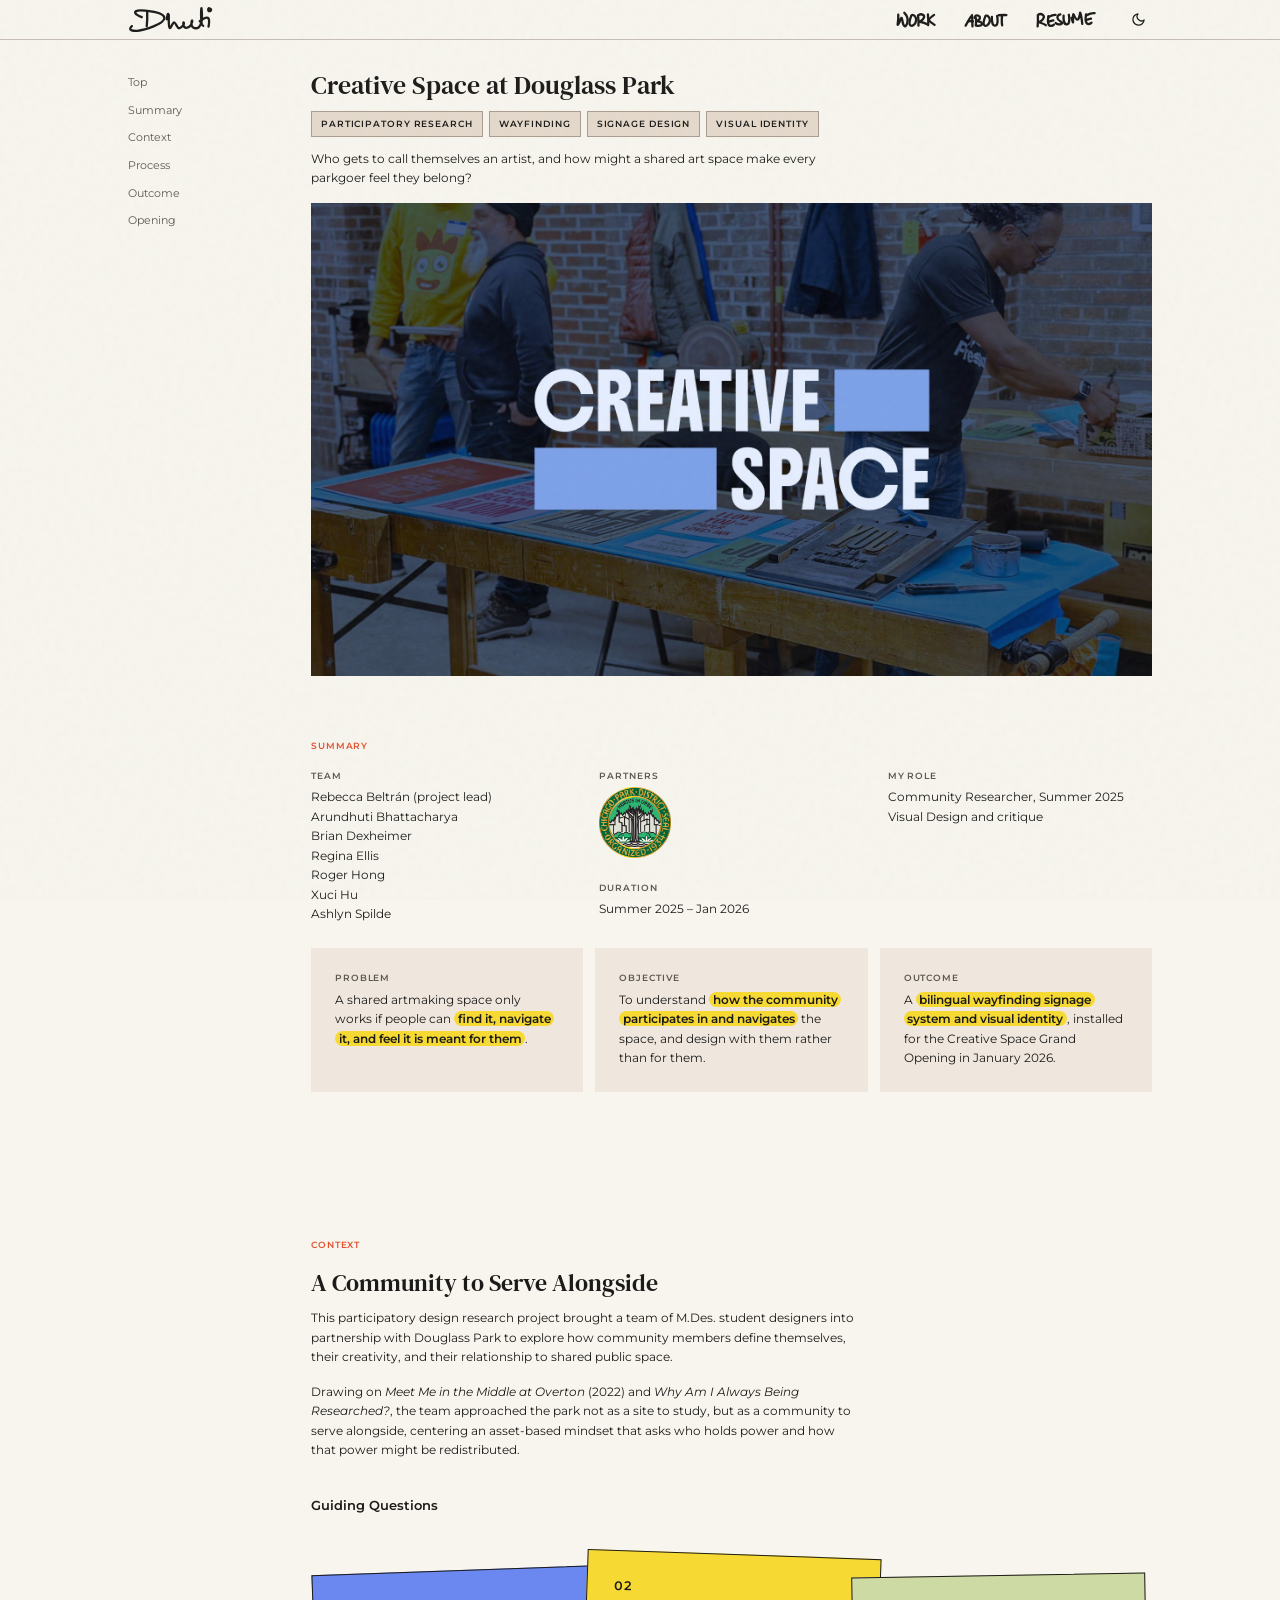
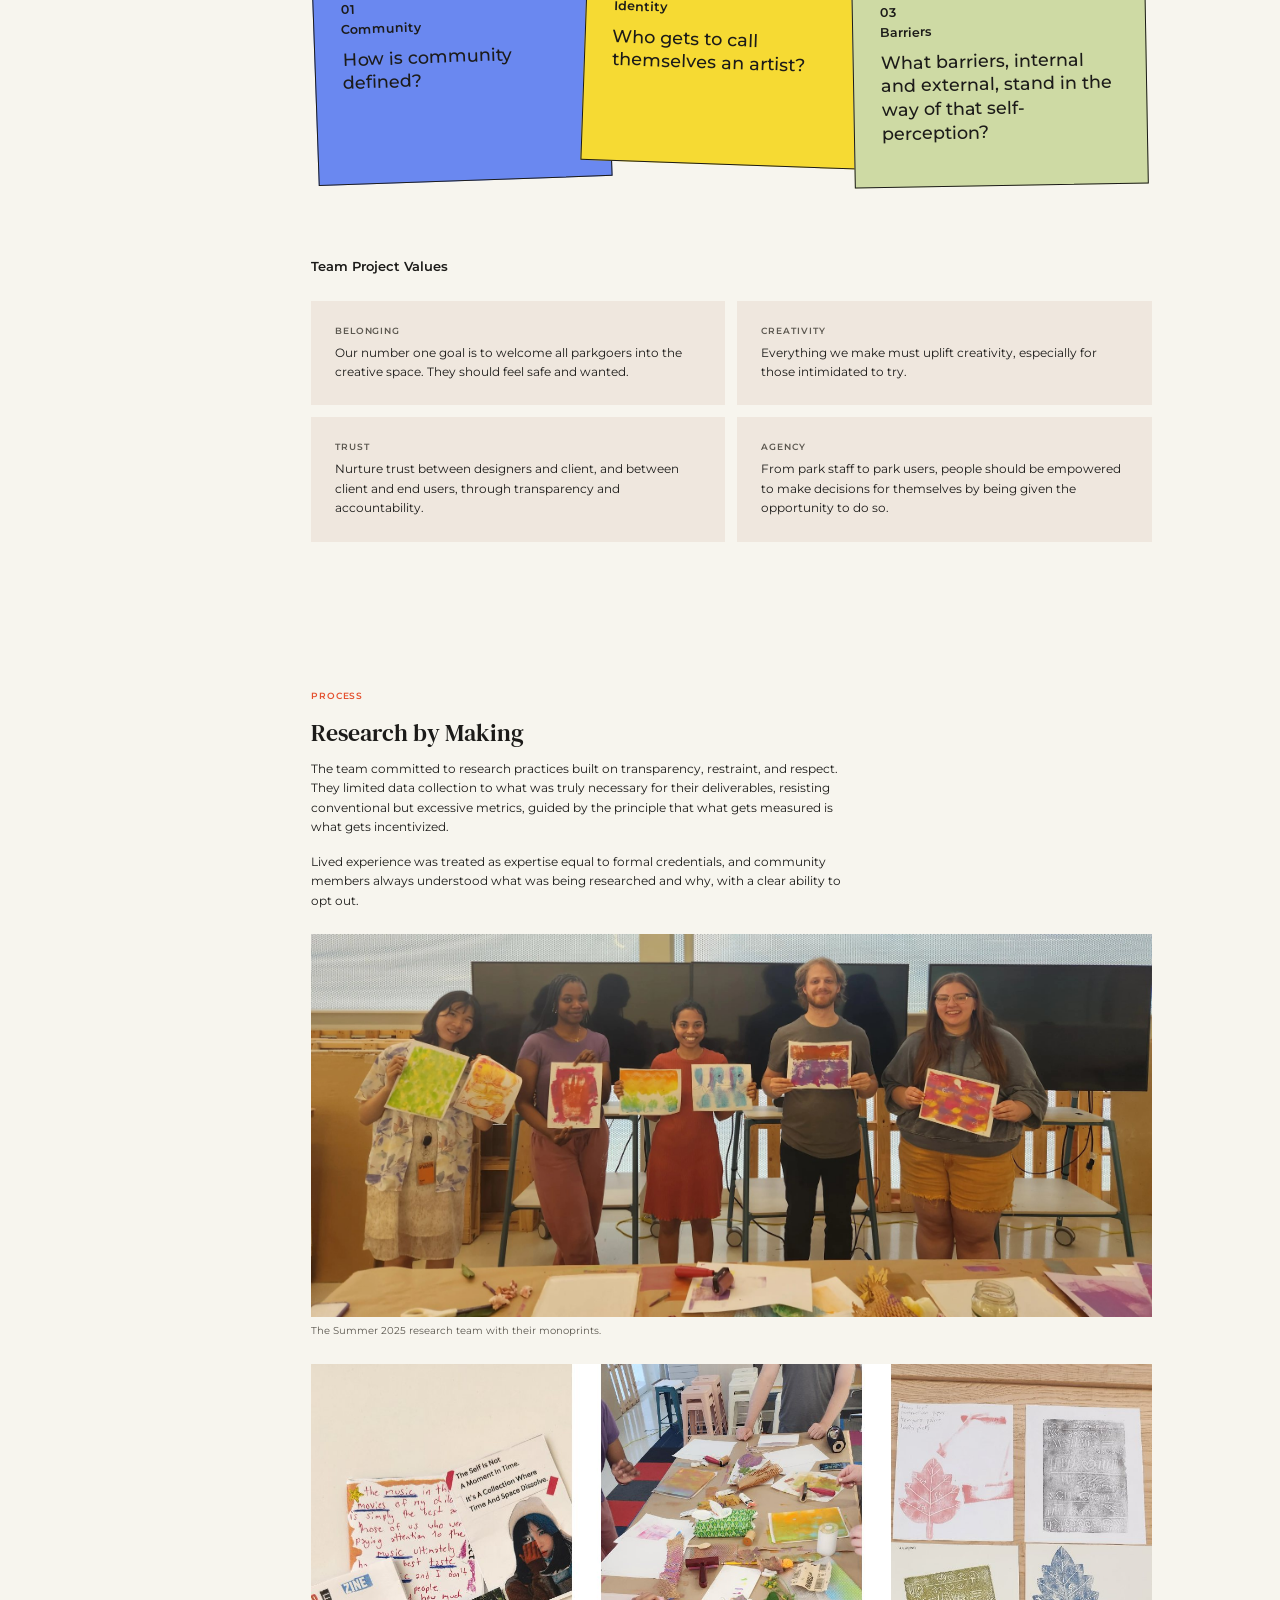
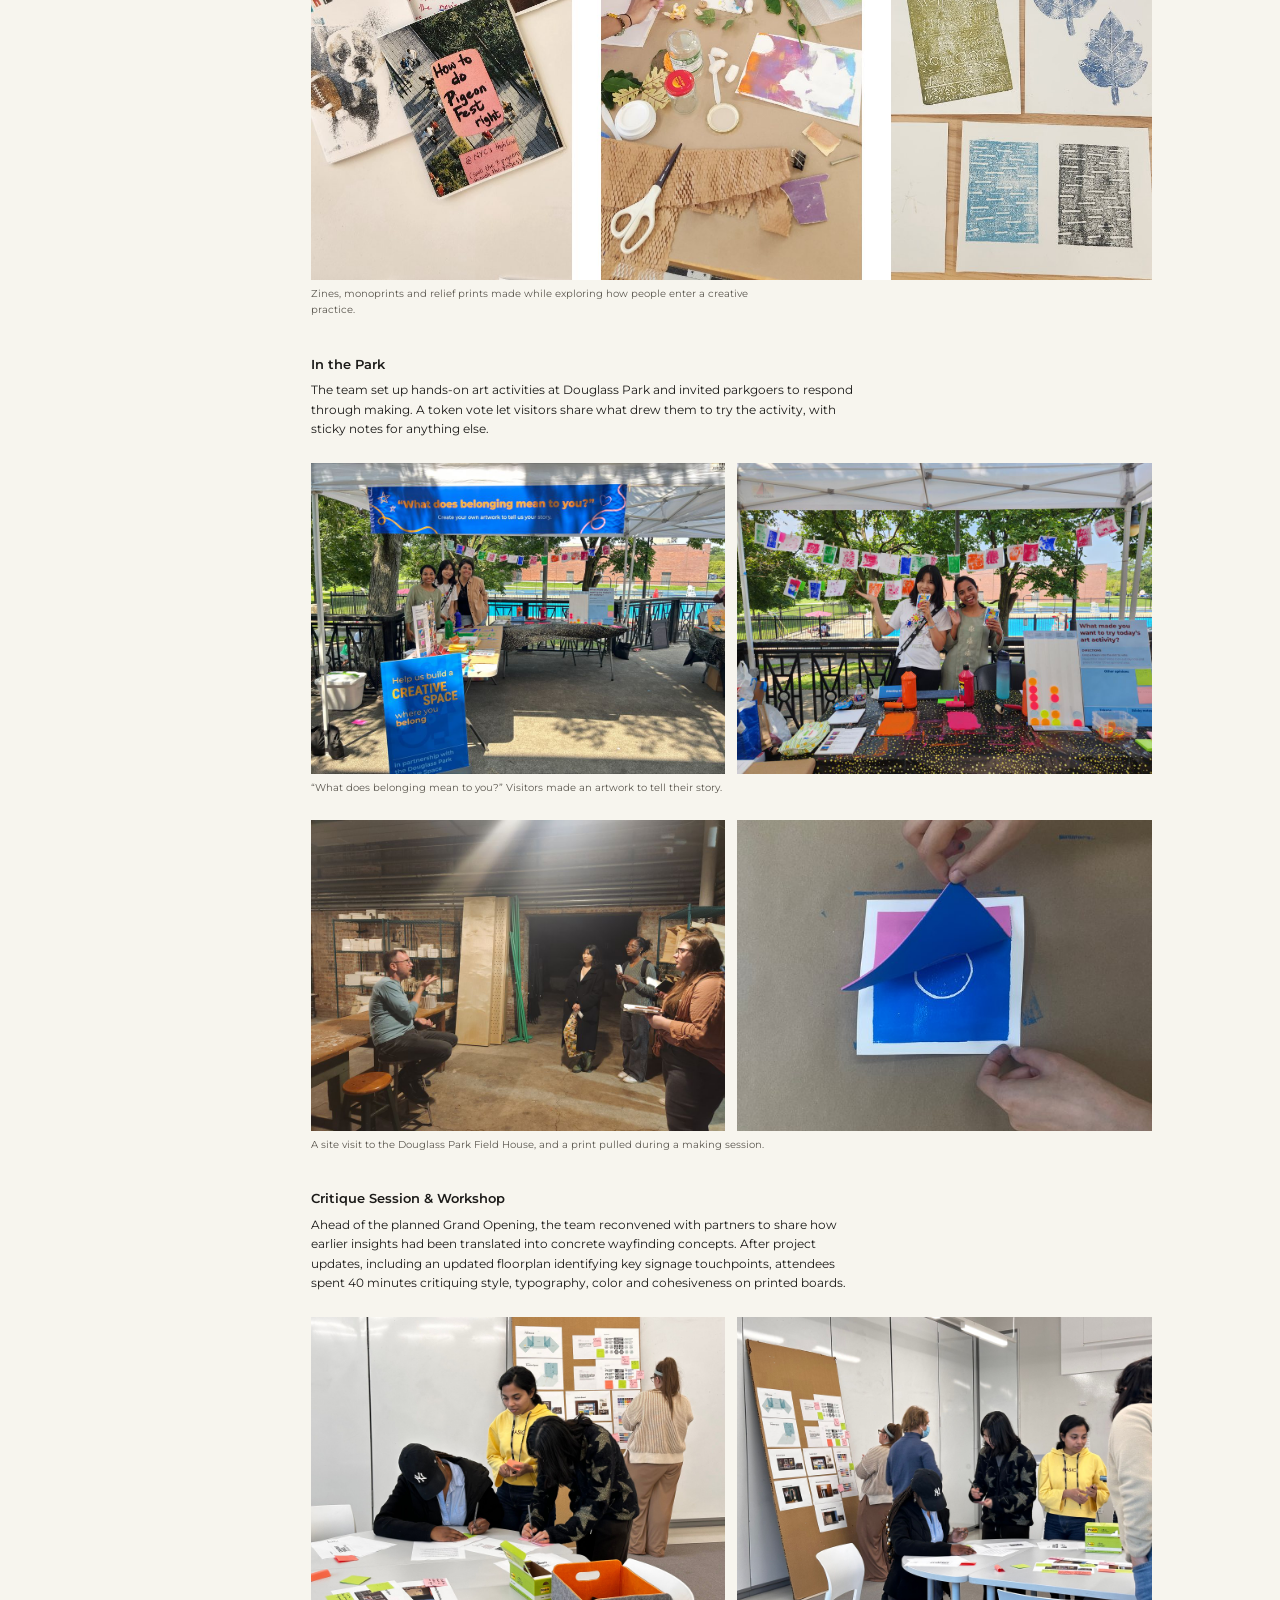
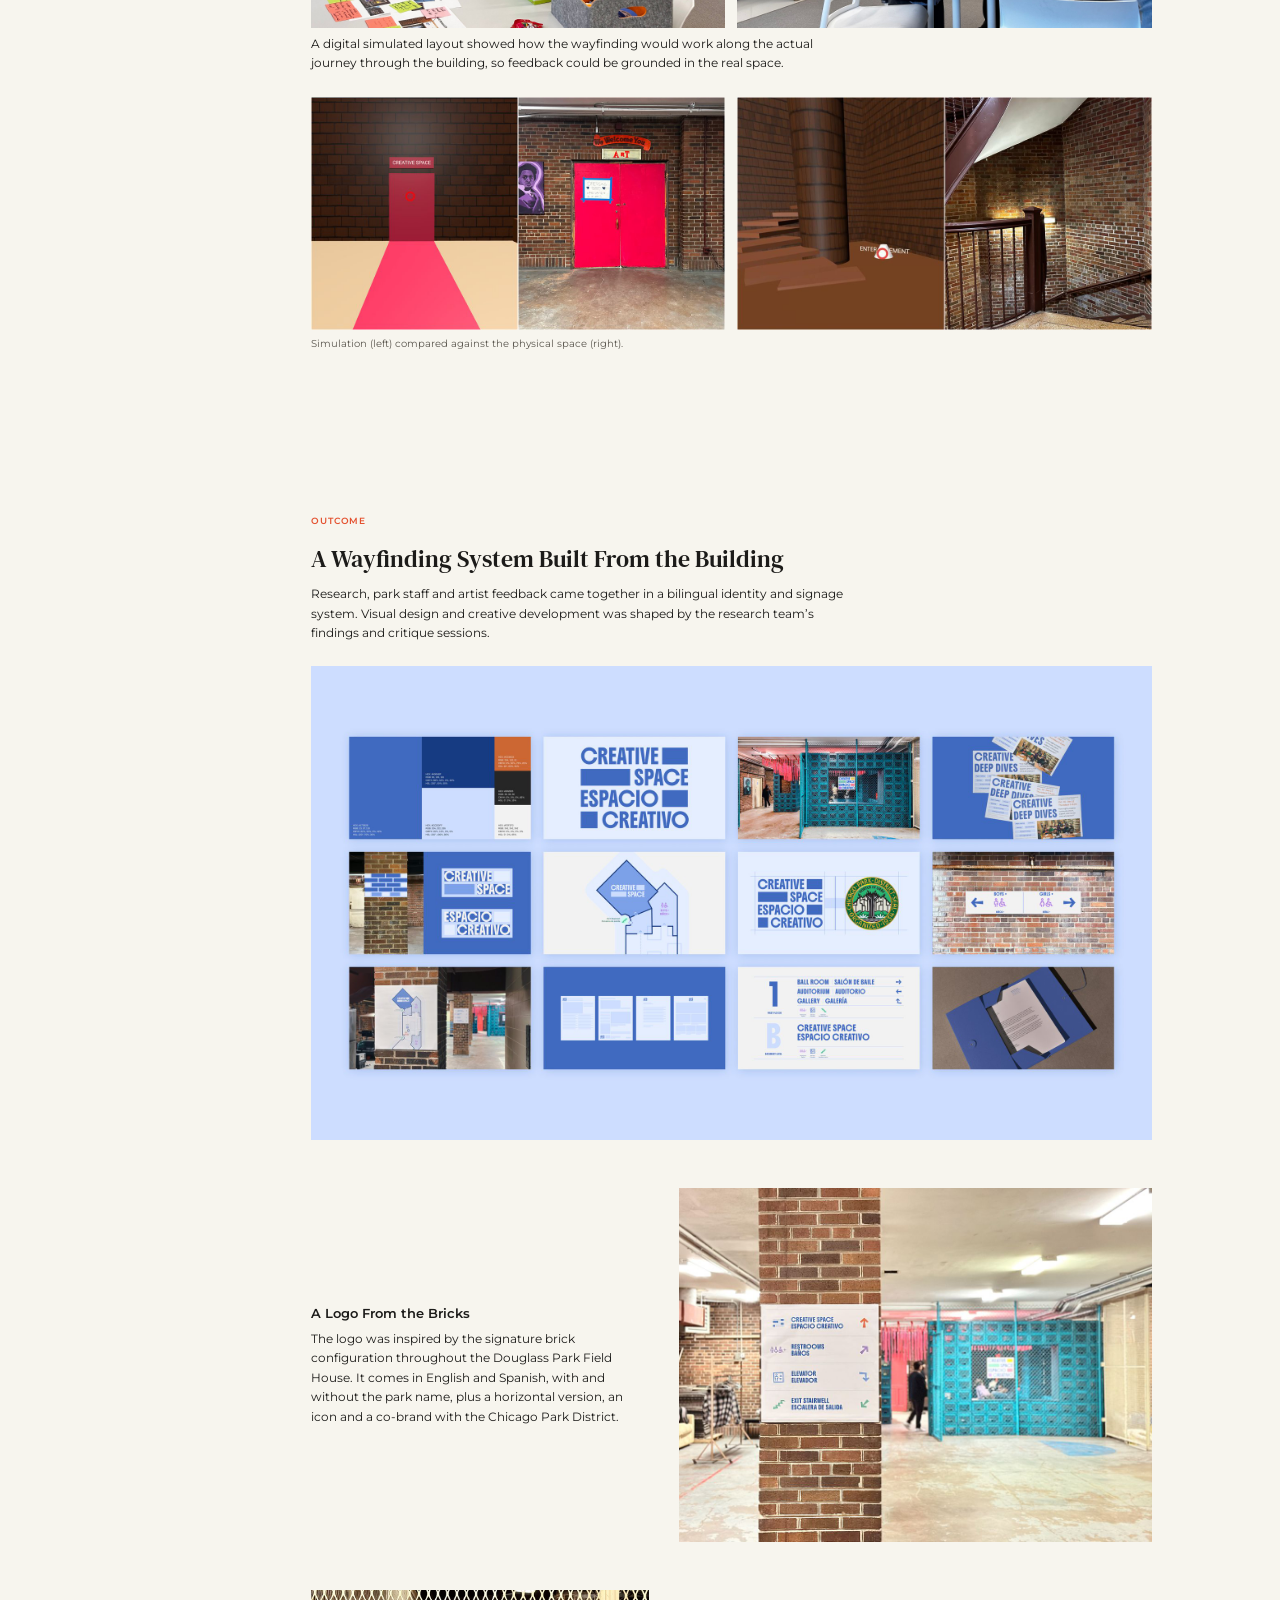
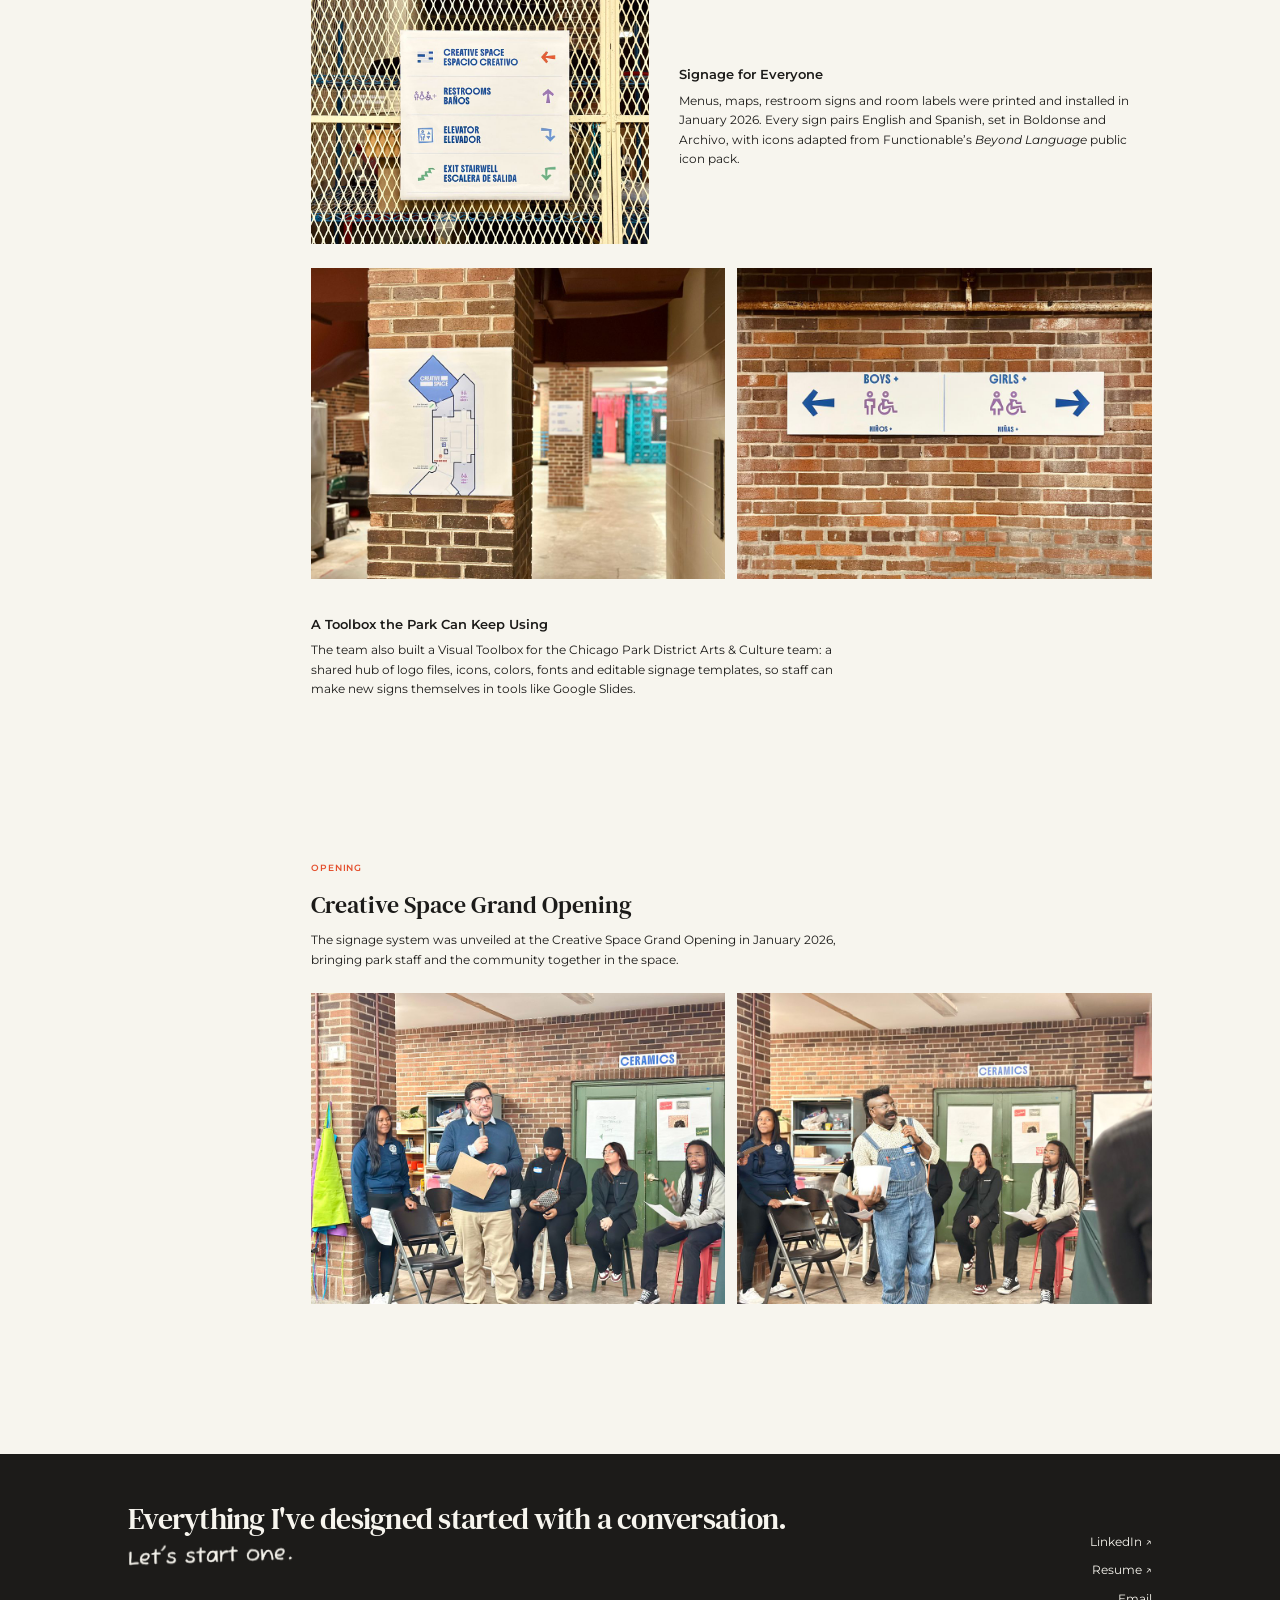
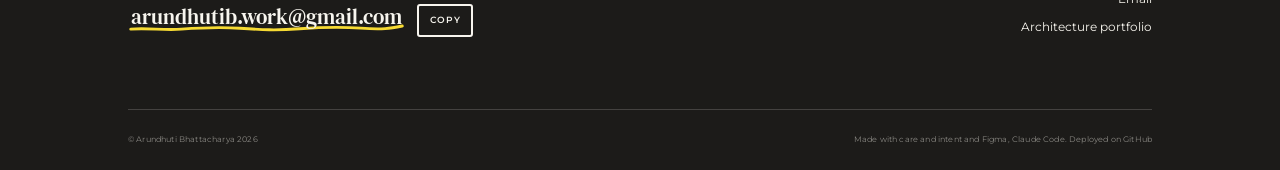
<file: douglass-park.html>
<!DOCTYPE html>
<html lang="en">

<head>
    <meta charset="UTF-8">
    <meta name="viewport" content="width=device-width, initial-scale=1.0">
    <title>Creative Space at Douglass Park — Case Study | Arundhuti Bhattacharya</title>
    <link rel="stylesheet" href="styles.css">
    <link rel="preconnect" href="https://fonts.googleapis.com">
    <link rel="preconnect" href="https://fonts.gstatic.com" crossorigin>
    <link
        href="https://fonts.googleapis.com/css2?family=Fuzzy+Bubbles&family=DM+Serif+Text:ital@0;1&family=Montserrat:wght@300;400;500;600&display=swap"
        rel="stylesheet">
    <link rel="stylesheet" href="sketchbook.css">
</head>

<body>
    <div class="noise-overlay"></div>

    <nav class="navbar">
        <a href="index.html" class="logo" id="nav-logo">
            <svg class="sig-svg sig-svg--nav" viewBox="0 0 1440 900" xmlns="http://www.w3.org/2000/svg" role="img"
                aria-label="Dhuti">
                <path class="letter" d="M566.02,471s2.27,53.81-2.61,96.37" fill="none" />
                <path class="letter"
                    d="M530.8,508.48s-60.68-23.41-38.72-38.43c15.69-10.74,183.78-3.76,185.81,43.06,1.67,38.69-131.19,80.62-175.98,83.8-15.23,1.08-69.93,1.33-35.54-30.34"
                    fill="none" />
                <path class="letter"
                    d="M693.19,521.74s6.02-33.06,7.17-34.47,3.6,2.19,5.08,4.85c.72,1.28,1.57,2.92,1.52,4.38-.38,11.96-1.77,68.18,4.85,80.14,7.42,13.4,19.46-34.26,29.08-34.21s21.88,37.15,31.27,37.82c9.4.67,40.95-21.51,31.01-38.4-1.84-3.13-7.72,35.22,18.45,35.51,26.17.29,41.14-37.27,37.67-46.17s-16.18,46.25,18.9,49.25c35.08,2.99,52.26-41.8,41.36-129.58-1.87-15.04-8.63,110.76,11.35,113.85"
                    fill="none" />
                <path class="letter" d="M908.4,534.87c7.86-6.22,45.12-34.35,56.02-19.48,9.21,12.56,4.49,36.06,1,53.62"
                    fill="none" />
                <path class="letter"
                    d="M965.71,450.64c-2.41,1.78-3.41,10.57-1.07,14.77,3.08,5.54,9.98,5.26,15.32-.05,3.56-3.54,2.39-9.44-2.33-12.26-3.48-2.3-8.57-2.16-11.47,1.79"
                    fill="none" />
            </svg>
        </a>
        <ul class="nav-links">
            <li>
                <a href="index.html#work" class="nav-word-link" aria-label="Work">
                    <svg class="nav-word" viewBox="0 -1.28 271.21 106.5" xmlns="http://www.w3.org/2000/svg"
                        aria-hidden="true">
                        <path
                            d="M152.54,95.15c2.04-31.32-3.01-72.07-3.01-72.07,0,0,17.15-15.4,36.74-2.77,14.82,9.55,2,33.23-19.94,44.83-13.61,7.2,15.9,2,43.6,19.06" />
                        <path
                            d="M106.45,20.35c-2.01.8-3.71,2.71-4.75,5.27-4.92,12.05-18.89,49.48-9.51,64.71,11.26,18.28,41.43-5.42,43.6-30.74,2.45-28.52-18.86-43.38-29.34-39.24Z" />
                        <path
                            d="M8.96,17.87s1.73,32.51-3.59,61.72,15.15-13.17,22.2-33.54c7.04-20.37,10.63,19.96,15.82,36.42,5.18,16.46,12.15,19.92,15.83,17.59,8.1-5.14,35.75-55.96-7.05-95.57" />
                        <path d="M219.81,16.53s4.75,45.6,1.88,75.05" />
                        <path d="M263.48,19.3s-37.33,27.47-36.2,36.69,33.33,28.18,39.44,34.4" />
                    </svg>
                </a>
            </li>
            <li>
                <a href="index.html#about" class="nav-word-link" aria-label="About">
                    <svg class="nav-word" viewBox="0 -15.05 298.43 106.5" xmlns="http://www.w3.org/2000/svg"
                        aria-hidden="true">
                        <path d="M263.3,9.67s-3.96,50.65.86,69.74" />
                        <path d="M240.89,8.17s45.67-3.26,53.04-.9" />
                        <path
                            d="M149,11.11c-1.9.75-3.51,2.56-4.49,4.98-4.65,11.39-17.85,46.76-8.99,61.16,10.64,17.28,39.16-5.13,41.21-29.05,2.31-26.95-17.82-41-27.73-37.08Z" />
                        <path d="M191.32,19.83s-5.21,65.22,22.86,61.96c28.07-3.26,14.18-68.54,14.18-68.54" />
                        <path d="M4.5,82.02S46.97,3.32,49.26,4.51c2.28,1.2,2.04,44.51,3.82,82.44" />
                        <path d="M57.12,51.78c-2.74-.5-27.91-2.88-35.81.51" />
                        <path d="M77.75,29.02s3.38,23.75-1.32,51.26" />
                        <path
                            d="M68.1,26.07s2.71-24.23,27.75-14.4c15.79,6.2,13.2,24.77-5.07,33.41-18.67,8.83,25.32.84,29.36,21.01,4.16,20.78-32.8,17.9-37.84,14.64" />
                    </svg>
                </a>
            </li>
            <li>
                <a href="assets/Arundhuti_Bhattacharya_Resume.pdf" class="nav-word-link" aria-label="Resume"
                    target="_blank" rel="noopener">
                    <svg class="nav-word" viewBox="0 0 414.04 106.5" xmlns="http://www.w3.org/2000/svg"
                        aria-hidden="true">
                        <path
                            d="M4.5,102c4-34.29,1.52-79.43,1.52-79.43,0,0,18.08-15.74,36.84-.5,14.19,11.52-.1,36.67-22.71,47.9-14.03,6.97,15.75,3.3,42.32,23.97" />
                        <path d="M80.72,30.04c-.29,3.81-12.23,69.11,15.9,69.14,17.24.02,23.24-9.71,23.24-9.71" />
                        <path d="M82.44,36.13s30.57-17.05,49.24-15.52" />
                        <path d="M79.39,70.71s24.6-9.05,36.76-10.76" />
                        <path d="M348.54,16.58c-.29,3.81-12.23,69.11,15.9,69.14,17.24.02,23.24-9.71,23.24-9.71" />
                        <path d="M349.91,23.97s37.38-18.72,59.63-16.02" />
                        <path d="M347.2,57.25s24.6-9.05,36.76-10.76" />
                        <path d="M189.1,26.36s-5.21,65.22,22.86,61.96c28.07-3.26,14.18-68.54,14.18-68.54" />
                        <path d="M165.91,16.31s-22.6,2.03-20.95,24.51,30.6,26.03,33.9,35.05-24.63,21.33-45.84,2.92" />
                        <path
                            d="M245.71,42.09s8.25,30.6,10.16,32-3.3-54.73,1.65-57.78,11.68,33.18,27.17,37.8,21.84-49.61,21.84-49.61c0,0,8.51,16.01,15.24,79.94" />
                    </svg>
                </a>
            </li>
            <li>
                <button id="theme-toggle" class="theme-toggle" aria-label="Toggle Theme" title="Toggle Light/Dark Mode">
                    <svg xmlns="http://www.w3.org/2000/svg" width="20" height="20" viewBox="0 0 24 24" fill="none"
                        stroke="currentColor" stroke-width="2" stroke-linecap="round" stroke-linejoin="round">
                        <circle cx="12" cy="12" r="5" />
                        <line x1="12" y1="1" x2="12" y2="3" />
                        <line x1="12" y1="21" x2="12" y2="23" />
                        <line x1="4.22" y1="4.22" x2="5.64" y2="5.64" />
                        <line x1="18.36" y1="18.36" x2="19.78" y2="19.78" />
                        <line x1="1" y1="12" x2="3" y2="12" />
                        <line x1="21" y1="12" x2="23" y2="12" />
                        <line x1="4.22" y1="19.78" x2="5.64" y2="18.36" />
                        <line x1="18.36" y1="5.64" x2="19.78" y2="4.22" />
                    </svg>
                </button>
            </li>
        </ul>
    </nav>

    <!--
        CASE STUDY — Creative Space at Douglass Park
        Text adapted from the team's Notion site (Research Process, Visual Toolbox, Project Archive).
        Visual identity and signage design by Roger Hong (MDes 2025).
    -->

    <main class="cs">

        <div class="cs-layout">

            <!-- Sticky table of contents -->
            <aside class="cs-toc" aria-label="On this page">
                <ol>
                    <li><a href="#top">Top</a></li>
                    <li><a href="#summary">Summary</a></li>
                    <li><a href="#context">Context</a></li>
                    <li><a href="#process">Process</a></li>
                    <li><a href="#outcome">Outcome</a></li>
                    <li><a href="#opening">Opening</a></li>
                </ol>
            </aside>

            <div class="cs-body">

                <!-- 1. HERO -->
                <header class="cs-hero">
                    <h1 class="cs-title">Creative Space at Douglass Park</h1>
                    <ul class="cs-tags">
                        <li>Participatory Research</li>
                        <li>Wayfinding</li>
                        <li>Signage Design</li>
                        <li>Visual Identity</li>
                    </ul>
                    <p class="cs-subtitle">Who gets to call themselves an artist, and how might a shared art space
                        make every parkgoer feel they belong?</p>
                </header>

                <!-- Cover image -->
                <img src="assets/douglass-park/cover.jpg"
                    alt="Creative Space logo over a photo of artists at a letterpress table in Douglass Park"
                    class="cs-img">

                <!-- 2. SUMMARY -->
                <section id="summary" class="cs-section">
                    <p class="cs-eyebrow">Summary</p>

                    <dl class="cs-details">
                        <div>
                            <dt>Team</dt>
                            <dd>
                                Rebecca Beltrán (project lead)<br>
                                Arundhuti Bhattacharya<br>
                                Brian Dexheimer<br>
                                Regina Ellis<br>
                                Roger Hong<br>
                                Xuci Hu<br>
                                Ashlyn Spilde
                            </dd>
                        </div>
                        <div>
                            <dt>Partners</dt>
                            <dd><img src="assets/douglass-park/cpd-logo.png" alt="Chicago Park District"
                                    class="cs-partner-logo cs-partner-logo--seal">
                            </dd>
                            <dt>Duration</dt>
                            <dd>Summer 2025 – Jan 2026</dd>
                        </div>
                        <div>
                            <dt>My Role</dt>
                            <!-- Add the specific methods / activities you led here. -->
                            <dd>
                                Community Researcher, Summer 2025<br>
                                Visual Design and critique<br>

                            </dd>
                        </div>
                    </dl>

                    <div class="cs-grid cs-grid--3">
                        <div class="cs-card">
                            <h3>Problem</h3>
                            <p>A shared artmaking space only works if people can <span class="highlight">find it,
                                    navigate
                                    it, and feel it is meant for them</span>.</p>
                        </div>
                        <div class="cs-card">
                            <h3>Objective</h3>
                            <p>To understand <span class="highlight">how the community participates in and
                                    navigates</span> the space, and design with them rather than for them.</p>
                        </div>
                        <div class="cs-card">
                            <h3>Outcome</h3>
                            <p>A <span class="highlight">bilingual wayfinding signage system and visual
                                    identity</span>, installed for the Creative Space Grand Opening in January
                                2026.</p>
                        </div>
                    </div>
                </section>

                <!-- 3. CONTEXT -->
                <section id="context" class="cs-section">
                    <p class="cs-eyebrow">Context</p>
                    <h2>A Community to Serve Alongside</h2>
                    <p>This participatory design research project brought a team of M.Des. student designers into
                        partnership with Douglass Park to explore how community members define themselves, their
                        creativity, and their relationship to shared public space.</p>
                    <p>Drawing on <em>Meet Me in the Middle at Overton</em> (2022) and <em>Why Am I Always Being
                            Researched?</em>, the team approached the park not as a site to study, but as a community
                        to serve alongside, centering an asset-based mindset that asks who holds power and how that
                        power might be redistributed.</p>

                    <h3 class="cs-subhead">Guiding Questions</h3>
                    <div class="cs-insights cs-insights--3">
                        <div class="cs-insight">
                            <span class="cs-insight-num">01</span>
                            <div>
                                <h3>Community</h3>
                                <p>How is community defined?</p>
                            </div>
                        </div>
                        <div class="cs-insight">
                            <span class="cs-insight-num">02</span>
                            <div>
                                <h3>Identity</h3>
                                <p>Who gets to call themselves an artist?</p>
                            </div>
                        </div>
                        <div class="cs-insight">
                            <span class="cs-insight-num">03</span>
                            <div>
                                <h3>Barriers</h3>
                                <p>What barriers, internal and external, stand in the way of that
                                    self-perception?</p>
                            </div>
                        </div>
                    </div>

                    <h3 class="cs-subhead">Team Project Values</h3>
                    <div class="cs-grid cs-grid--2">
                        <div class="cs-card">
                            <h3>Belonging</h3>
                            <p>Our number one goal is to welcome all parkgoers into the creative space. They should
                                feel safe and wanted.</p>
                        </div>
                        <div class="cs-card">
                            <h3>Creativity</h3>
                            <p>Everything we make must uplift creativity, especially for those intimidated to
                                try.</p>
                        </div>
                        <div class="cs-card">
                            <h3>Trust</h3>
                            <p>Nurture trust between designers and client, and between client and end users,
                                through transparency and accountability.</p>
                        </div>
                        <div class="cs-card">
                            <h3>Agency</h3>
                            <p>From park staff to park users, people should be empowered to make decisions for
                                themselves by being given the opportunity to do so.</p>
                        </div>
                    </div>
                </section>

                <!-- 4. PROCESS -->
                <section id="process" class="cs-section">
                    <p class="cs-eyebrow">Process</p>
                    <h2>Research by Making</h2>
                    <p>The team committed to research practices built on transparency, restraint, and respect. They
                        limited data collection to what was truly necessary for their deliverables, resisting
                        conventional but excessive metrics, guided by the principle that what gets measured is what
                        gets incentivized.</p>
                    <p>Lived experience was treated as expertise equal to formal credentials, and community members
                        always understood what was being researched and why, with a clear ability to opt out.</p>

                    <img src="assets/douglass-park/team-printmaking.jpg"
                        alt="The five summer researchers holding up their monoprints in the studio" class="cs-img">
                    <p class="cs-caption">The Summer 2025 research team with their monoprints.</p>

                    <img src="assets/douglass-park/research-by-making.jpg"
                        alt="Handmade zines, a worktable covered in printmaking materials, and leaf and texture prints"
                        class="cs-img">
                    <p class="cs-caption">Zines, monoprints and relief prints made while exploring how people
                        enter a creative practice.</p>

                    <h3 class="cs-subhead">In the Park</h3>
                    <p>The team set up hands-on art activities at Douglass Park and invited
                        parkgoers to respond through making. A token vote let visitors share what drew them to try
                        the activity, with sticky notes for anything else.</p>
                    <div class="cs-grid cs-grid--2 cs-gallery">
                        <img src="assets/douglass-park/booth-belonging.jpg"
                            alt="Research booth under a banner asking “What does belonging mean to you?”"
                            class="cs-img">
                        <img src="assets/douglass-park/booth-voting.jpg"
                            alt="Two researchers at the printmaking table with prints drying on a line and a token voting board"
                            class="cs-img">
                    </div>
                    <p class="cs-caption">“What does belonging mean to you?” Visitors made an artwork to tell their
                        story.</p>

                    <div class="cs-grid cs-grid--2 cs-gallery">
                        <img src="assets/douglass-park/site-visit.jpg"
                            alt="Researchers listening to a host during a site visit to the Field House" class="cs-img">
                        <img src="assets/douglass-park/print-pull.jpg"
                            alt="Hands peeling a blue print away from a pink plate" class="cs-img">
                    </div>
                    <p class="cs-caption">A site visit to the Douglass Park Field House, and a print pulled during
                        a making session.</p>

                    <h3 class="cs-subhead">Critique Session &amp; Workshop</h3>
                    <p>Ahead of the planned Grand Opening, the team reconvened with partners to share how earlier
                        insights had been translated into concrete wayfinding concepts. After project updates,
                        including an updated floorplan identifying key signage touchpoints, attendees spent 40
                        minutes critiquing style, typography, color and cohesiveness on printed boards.</p>
                    <div class="cs-grid cs-grid--2 cs-gallery">
                        <img src="assets/douglass-park/crit-session-1.jpg"
                            alt="Participants writing feedback on sticky notes in front of a board of signage concepts"
                            class="cs-img">
                        <img src="assets/douglass-park/crit-session-2.jpg"
                            alt="Critique session participants reviewing printed wayfinding concepts" class="cs-img">
                    </div>

                    <p>A digital simulated layout showed how the wayfinding would work along the actual journey
                        through the building, so feedback could be grounded in the real space.</p>
                    <div class="cs-grid cs-grid--2 cs-gallery cs-gallery--wide">
                        <img src="assets/douglass-park/simulation-entrance.jpg"
                            alt="3D simulation of the Creative Space door beside a photo of the real red doors"
                            class="cs-img">
                        <img src="assets/douglass-park/simulation-2.jpg"
                            alt="3D simulation of the stairwell beside a photo of the real brick stairwell"
                            class="cs-img">
                    </div>
                    <p class="cs-caption">Simulation (left) compared against the physical space (right).</p>
                </section>

                <!-- 5. OUTCOME -->
                <section id="outcome" class="cs-section">
                    <p class="cs-eyebrow">Outcome</p>
                    <h2>A Wayfinding System Built From the Building</h2>
                    <p>Research, park staff and artist feedback came together in a bilingual identity and signage
                        system. Visual design and creative development was shaped by the research team’s findings and
                        critique sessions.</p>

                    <img src="assets/douglass-park/identity-overview.jpg"
                        alt="Overview of the Creative Space identity: colour palette, logo, signage, maps and printed materials"
                        class="cs-img">

                    <div class="cs-feature">
                        <div class="cs-feature-text">
                            <h3>A Logo From the Bricks</h3>
                            <p>The logo was inspired by the signature brick configuration throughout the Douglass
                                Park Field House. It comes in English and Spanish, with and without the park name,
                                plus a horizontal version, an icon and a co-brand with the Chicago Park District.</p>
                        </div>
                        <img src="assets/douglass-park/signage-column.jpg"
                            alt="Bilingual directional sign on a brick column, with the Creative Space visible behind"
                            class="cs-img">
                    </div>

                    <div class="cs-feature cs-feature--reverse">
                        <div class="cs-feature-text">
                            <h3>Signage for Everyone</h3>
                            <p>Menus, maps, restroom signs and room labels were printed and installed in January
                                2026. Every sign pairs English and Spanish, set in Boldonse and Archivo, with icons
                                adapted from Functionable’s <em>Beyond Language</em> public icon pack.</p>
                        </div>
                        <img src="assets/douglass-park/signage-directory.jpg"
                            alt="Directory sign listing Creative Space, restrooms, elevator and exit stairwell in English and Spanish"
                            class="cs-img">
                    </div>

                    <div class="cs-grid cs-grid--2 cs-gallery">
                        <img src="assets/douglass-park/signage-1.jpg"
                            alt="“You are here” map of the basement mounted on a brick column" class="cs-img">
                        <img src="assets/douglass-park/signage-6.jpg"
                            alt="Bilingual restroom sign with accessible icons on a brick wall" class="cs-img">
                    </div>

                    <h3 class="cs-subhead">A Toolbox the Park Can Keep Using</h3>
                    <p>The team also built a Visual Toolbox for the Chicago Park District Arts &amp; Culture team: a
                        shared hub of logo files, icons, colors, fonts and editable signage templates, so staff can
                        make new signs themselves in tools like Google Slides.</p>
                </section>

                <!-- 6. OPENING -->
                <section id="opening" class="cs-section">
                    <p class="cs-eyebrow">Opening</p>
                    <h2>Creative Space Grand Opening</h2>
                    <p>The signage system was unveiled at the Creative Space Grand Opening in January 2026, bringing
                        park staff and the community together in the space.</p>
                    <div class="cs-grid cs-grid--2 cs-gallery">
                        <img src="assets/douglass-park/opening-day-1.jpg"
                            alt="Speaker addressing the crowd at the Creative Space opening" class="cs-img">
                        <img src="assets/douglass-park/opening-day-2.jpg"
                            alt="Community artist speaking at the opening in front of the ceramics studio"
                            class="cs-img">
                    </div>
                </section>

            </div>
        </div>
    </main>

    <footer id="contact" class="footer">
        <div class="footer-main">
            <div class="footer-cta">
                <h2 class="footer-statement">Everything I've designed started with a conversation.</h2>
                <p class="footer-hand">Let's start one.</p>
                <div class="footer-email-row">
                    <a href="mailto:arundhutib.work@gmail.com" class="footer-email">arundhutib.work@gmail.com</a>
                    <button type="button" class="footer-copy" data-copy="arundhutib.work@gmail.com">Copy</button>
                </div>
            </div>
            <ul class="footer-links">
                <li><a href="https://www.linkedin.com/in/arundhuti-bhattacharya" target="_blank" rel="noopener">LinkedIn
                        ↗</a></li>
                <li><a href="assets/Arundhuti_Bhattacharya_Resume.pdf" target="_blank" rel="noopener">Resume ↗</a></li>
                <li><a href="mailto:arundhutib.work@gmail.com">Email</a></li>
                <li><a href="portfolio-flipbook.html">Architecture portfolio</a></li>
            </ul>
        </div>
        <div class="footer-bottom">
            <p>&copy; Arundhuti Bhattacharya 2026</p>
            <p>Made with care and intent and Figma, Claude Code. Deployed on GitHub</p>
        </div>
    </footer>

    <script src="script.js"></script>
</body>

</html>
</file>
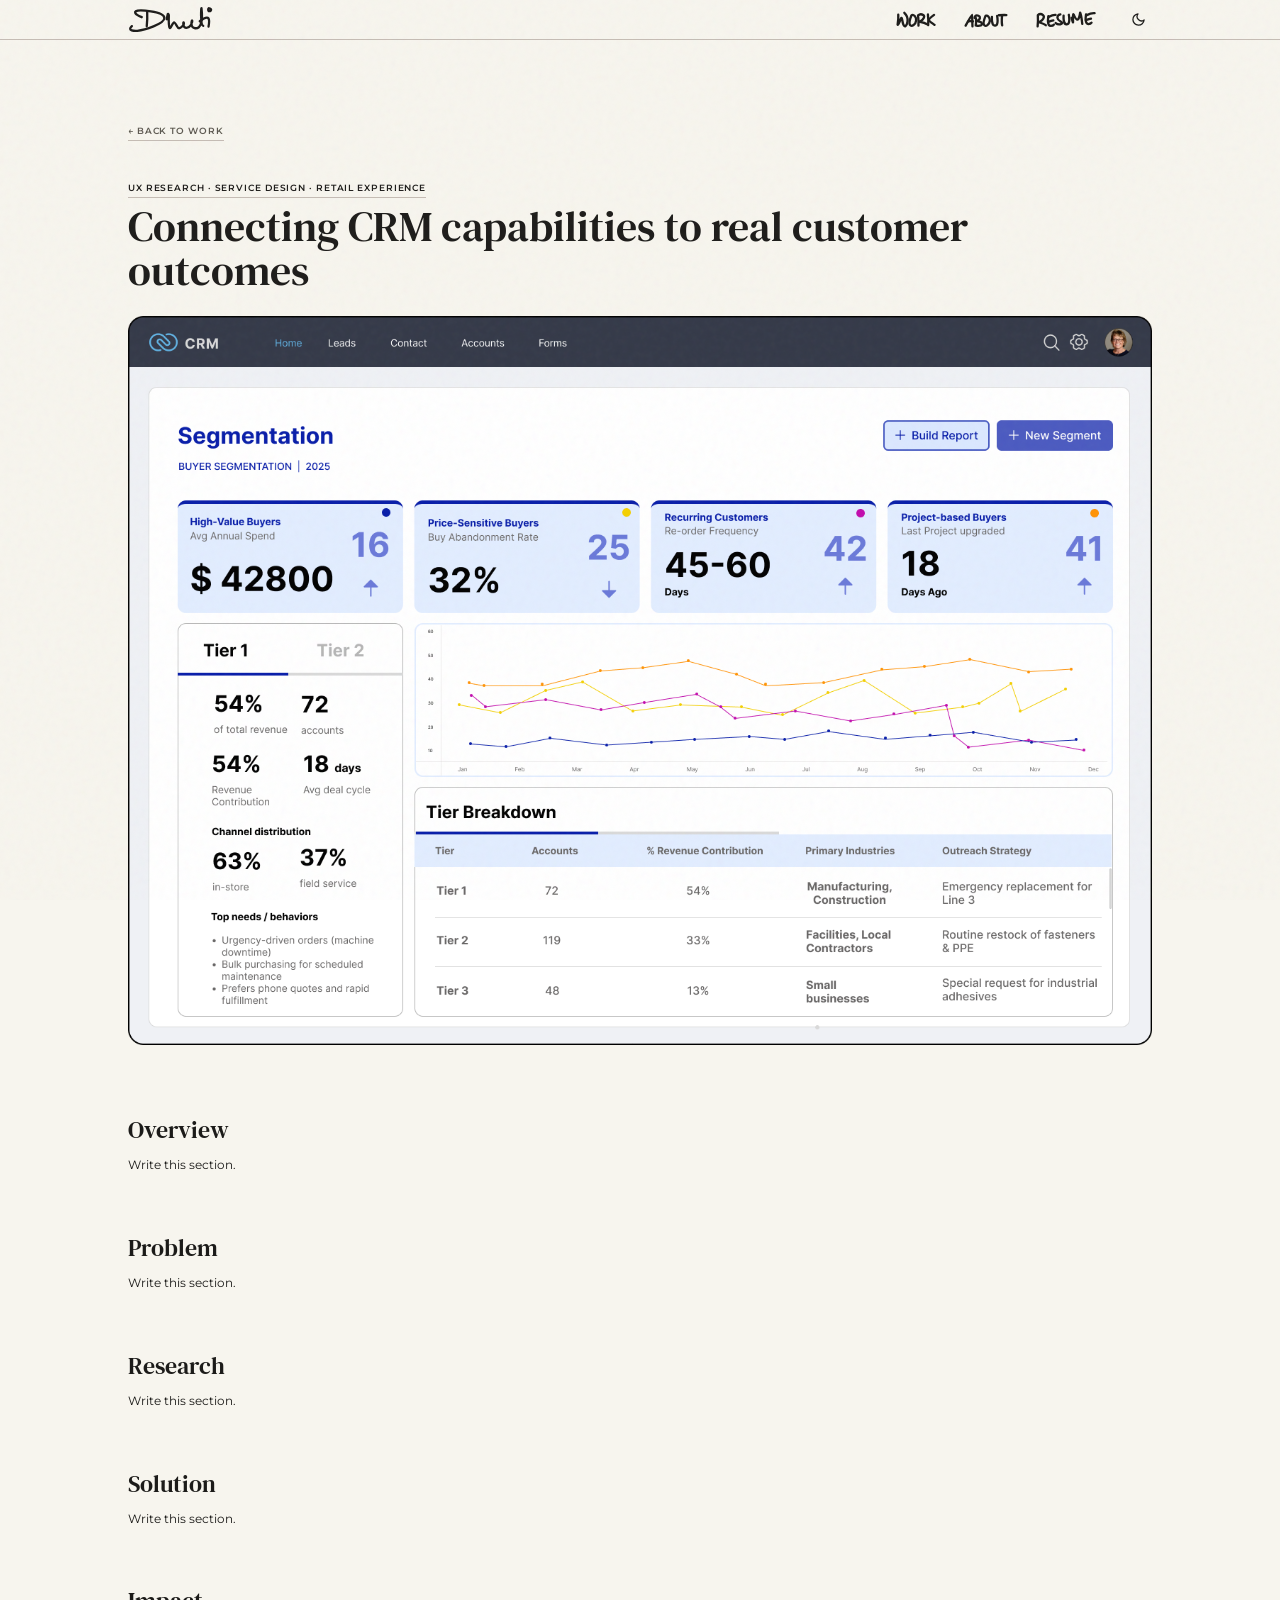
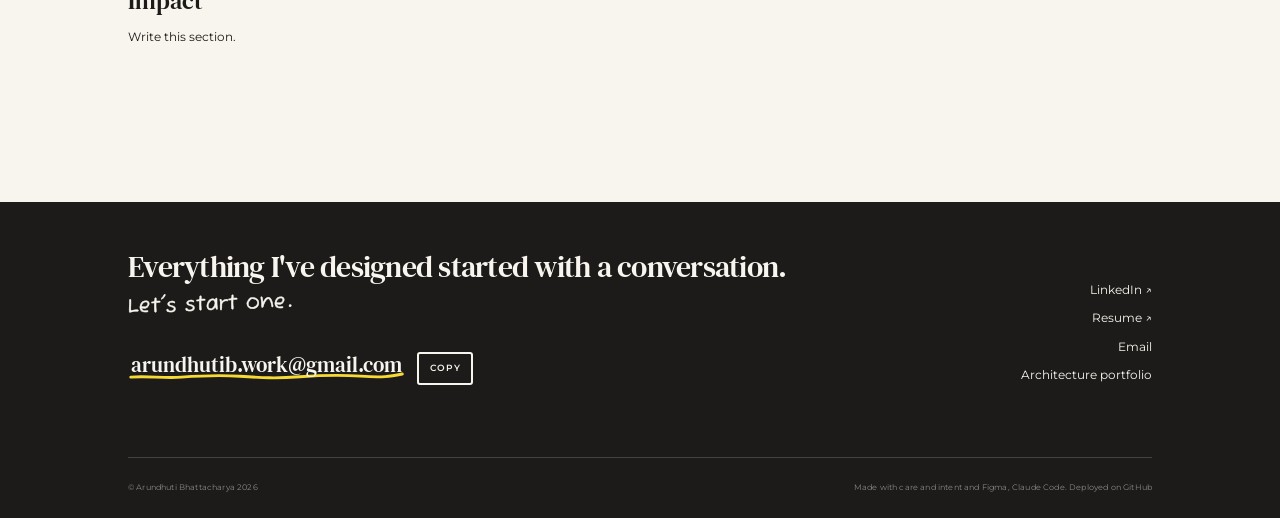
<file: miller-crm.html>
<!DOCTYPE html>
<html lang="en">

<head>
    <meta charset="UTF-8">
    <meta name="viewport" content="width=device-width, initial-scale=1.0">
    <title>Connecting CRM capabilities to real customer outcomes — Case Study | Arundhuti Bhattacharya</title>
    <link rel="stylesheet" href="styles.css">
    <link rel="preconnect" href="https://fonts.googleapis.com">
    <link rel="preconnect" href="https://fonts.gstatic.com" crossorigin>
    <link
        href="https://fonts.googleapis.com/css2?family=Fuzzy+Bubbles&family=DM+Serif+Text:ital@0;1&family=Montserrat:wght@300;400;500;600&display=swap"
        rel="stylesheet">
    <link rel="stylesheet" href="sketchbook.css">
</head>

<body>
    <div class="noise-overlay"></div>

    <nav class="navbar">
        <a href="index.html" class="logo" id="nav-logo">
            <svg class="sig-svg sig-svg--nav" viewBox="0 0 1440 900" xmlns="http://www.w3.org/2000/svg" role="img" aria-label="Dhuti">
                <path class="letter" d="M566.02,471s2.27,53.81-2.61,96.37" fill="none" />
                <path class="letter" d="M530.8,508.48s-60.68-23.41-38.72-38.43c15.69-10.74,183.78-3.76,185.81,43.06,1.67,38.69-131.19,80.62-175.98,83.8-15.23,1.08-69.93,1.33-35.54-30.34" fill="none" />
                <path class="letter" d="M693.19,521.74s6.02-33.06,7.17-34.47,3.6,2.19,5.08,4.85c.72,1.28,1.57,2.92,1.52,4.38-.38,11.96-1.77,68.18,4.85,80.14,7.42,13.4,19.46-34.26,29.08-34.21s21.88,37.15,31.27,37.82c9.4.67,40.95-21.51,31.01-38.4-1.84-3.13-7.72,35.22,18.45,35.51,26.17.29,41.14-37.27,37.67-46.17s-16.18,46.25,18.9,49.25c35.08,2.99,52.26-41.8,41.36-129.58-1.87-15.04-8.63,110.76,11.35,113.85" fill="none" />
                <path class="letter" d="M908.4,534.87c7.86-6.22,45.12-34.35,56.02-19.48,9.21,12.56,4.49,36.06,1,53.62" fill="none" />
                <path class="letter" d="M965.71,450.64c-2.41,1.78-3.41,10.57-1.07,14.77,3.08,5.54,9.98,5.26,15.32-.05,3.56-3.54,2.39-9.44-2.33-12.26-3.48-2.3-8.57-2.16-11.47,1.79" fill="none" />
            </svg>
        </a>
        <ul class="nav-links">
            <li>
                <a href="index.html#work" class="nav-word-link" aria-label="Work">
                    <svg class="nav-word" viewBox="0 -1.28 271.21 106.5" xmlns="http://www.w3.org/2000/svg" aria-hidden="true">
                        <path d="M152.54,95.15c2.04-31.32-3.01-72.07-3.01-72.07,0,0,17.15-15.4,36.74-2.77,14.82,9.55,2,33.23-19.94,44.83-13.61,7.2,15.9,2,43.6,19.06" />
                        <path d="M106.45,20.35c-2.01.8-3.71,2.71-4.75,5.27-4.92,12.05-18.89,49.48-9.51,64.71,11.26,18.28,41.43-5.42,43.6-30.74,2.45-28.52-18.86-43.38-29.34-39.24Z" />
                        <path d="M8.96,17.87s1.73,32.51-3.59,61.72,15.15-13.17,22.2-33.54c7.04-20.37,10.63,19.96,15.82,36.42,5.18,16.46,12.15,19.92,15.83,17.59,8.1-5.14,35.75-55.96-7.05-95.57" />
                        <path d="M219.81,16.53s4.75,45.6,1.88,75.05" />
                        <path d="M263.48,19.3s-37.33,27.47-36.2,36.69,33.33,28.18,39.44,34.4" />
                    </svg>
                </a>
            </li>
            <li>
                <a href="index.html#about" class="nav-word-link" aria-label="About">
                    <svg class="nav-word" viewBox="0 -15.05 298.43 106.5" xmlns="http://www.w3.org/2000/svg" aria-hidden="true">
                        <path d="M263.3,9.67s-3.96,50.65.86,69.74" />
                        <path d="M240.89,8.17s45.67-3.26,53.04-.9" />
                        <path d="M149,11.11c-1.9.75-3.51,2.56-4.49,4.98-4.65,11.39-17.85,46.76-8.99,61.16,10.64,17.28,39.16-5.13,41.21-29.05,2.31-26.95-17.82-41-27.73-37.08Z" />
                        <path d="M191.32,19.83s-5.21,65.22,22.86,61.96c28.07-3.26,14.18-68.54,14.18-68.54" />
                        <path d="M4.5,82.02S46.97,3.32,49.26,4.51c2.28,1.2,2.04,44.51,3.82,82.44" />
                        <path d="M57.12,51.78c-2.74-.5-27.91-2.88-35.81.51" />
                        <path d="M77.75,29.02s3.38,23.75-1.32,51.26" />
                        <path d="M68.1,26.07s2.71-24.23,27.75-14.4c15.79,6.2,13.2,24.77-5.07,33.41-18.67,8.83,25.32.84,29.36,21.01,4.16,20.78-32.8,17.9-37.84,14.64" />
                    </svg>
                </a>
            </li>
            <li>
                <a href="assets/Arundhuti_Bhattacharya_Resume.pdf" class="nav-word-link" aria-label="Resume" target="_blank" rel="noopener">
                    <svg class="nav-word" viewBox="0 0 414.04 106.5" xmlns="http://www.w3.org/2000/svg" aria-hidden="true">
                        <path d="M4.5,102c4-34.29,1.52-79.43,1.52-79.43,0,0,18.08-15.74,36.84-.5,14.19,11.52-.1,36.67-22.71,47.9-14.03,6.97,15.75,3.3,42.32,23.97" />
                        <path d="M80.72,30.04c-.29,3.81-12.23,69.11,15.9,69.14,17.24.02,23.24-9.71,23.24-9.71" />
                        <path d="M82.44,36.13s30.57-17.05,49.24-15.52" />
                        <path d="M79.39,70.71s24.6-9.05,36.76-10.76" />
                        <path d="M348.54,16.58c-.29,3.81-12.23,69.11,15.9,69.14,17.24.02,23.24-9.71,23.24-9.71" />
                        <path d="M349.91,23.97s37.38-18.72,59.63-16.02" />
                        <path d="M347.2,57.25s24.6-9.05,36.76-10.76" />
                        <path d="M189.1,26.36s-5.21,65.22,22.86,61.96c28.07-3.26,14.18-68.54,14.18-68.54" />
                        <path d="M165.91,16.31s-22.6,2.03-20.95,24.51,30.6,26.03,33.9,35.05-24.63,21.33-45.84,2.92" />
                        <path d="M245.71,42.09s8.25,30.6,10.16,32-3.3-54.73,1.65-57.78,11.68,33.18,27.17,37.8,21.84-49.61,21.84-49.61c0,0,8.51,16.01,15.24,79.94" />
                    </svg>
                </a>
            </li>
            <li>
                <button id="theme-toggle" class="theme-toggle" aria-label="Toggle Theme" title="Toggle Light/Dark Mode">
                    <svg xmlns="http://www.w3.org/2000/svg" width="20" height="20" viewBox="0 0 24 24" fill="none"
                        stroke="currentColor" stroke-width="2" stroke-linecap="round" stroke-linejoin="round">
                        <circle cx="12" cy="12" r="5" />
                        <line x1="12" y1="1" x2="12" y2="3" />
                        <line x1="12" y1="21" x2="12" y2="23" />
                        <line x1="4.22" y1="4.22" x2="5.64" y2="5.64" />
                        <line x1="18.36" y1="18.36" x2="19.78" y2="19.78" />
                        <line x1="1" y1="12" x2="3" y2="12" />
                        <line x1="21" y1="12" x2="23" y2="12" />
                        <line x1="4.22" y1="19.78" x2="5.64" y2="18.36" />
                        <line x1="18.36" y1="5.64" x2="19.78" y2="4.22" />
                    </svg>
                </button>
            </li>
        </ul>
    </nav>

    <main class="case-study">
        <a href="index.html#work" class="case-back">← Back to work</a>

        <header class="case-hero">
            <div class="showcase-meta">UX research · Service Design · Retail experience</div>
            <h1 class="showcase-title">Connecting CRM capabilities to real customer outcomes</h1>
        </header>

        <img src="assets/SSW_Team 3_Workspace.png" alt="Connecting CRM capabilities to real customer outcomes" class="case-cover">

        <!-- Case study content — add, remove, or reorder sections as needed -->
            <section class="case-section">
                <h2>Overview</h2>
                <p>Write this section.</p>
            </section>
            <section class="case-section">
                <h2>Problem</h2>
                <p>Write this section.</p>
            </section>
            <section class="case-section">
                <h2>Research</h2>
                <p>Write this section.</p>
            </section>
            <section class="case-section">
                <h2>Solution</h2>
                <p>Write this section.</p>
            </section>
            <section class="case-section">
                <h2>Impact</h2>
                <p>Write this section.</p>
            </section>
    </main>

    <footer id="contact" class="footer">
        <div class="footer-main">
            <div class="footer-cta">
                <h2 class="footer-statement">Everything I've designed started with a conversation.</h2>
                <p class="footer-hand">Let's start one.</p>
                <div class="footer-email-row">
                    <a href="mailto:arundhutib.work@gmail.com" class="footer-email">arundhutib.work@gmail.com</a>
                    <button type="button" class="footer-copy" data-copy="arundhutib.work@gmail.com">Copy</button>
                </div>
            </div>
            <ul class="footer-links">
                <li><a href="https://www.linkedin.com/in/arundhuti-bhattacharya" target="_blank" rel="noopener">LinkedIn
                        ↗</a></li>
                <li><a href="assets/Arundhuti_Bhattacharya_Resume.pdf" target="_blank" rel="noopener">Resume ↗</a></li>
                <li><a href="mailto:arundhutib.work@gmail.com">Email</a></li>
                <li><a href="portfolio-flipbook.html">Architecture portfolio</a></li>
            </ul>
        </div>
        <div class="footer-bottom">
            <p>&copy; Arundhuti Bhattacharya 2026</p>
            <p>Made with care and intent and Figma, Claude Code. Deployed on GitHub</p>
        </div>
    </footer>

    <script src="script.js"></script>
</body>

</html>
</file>
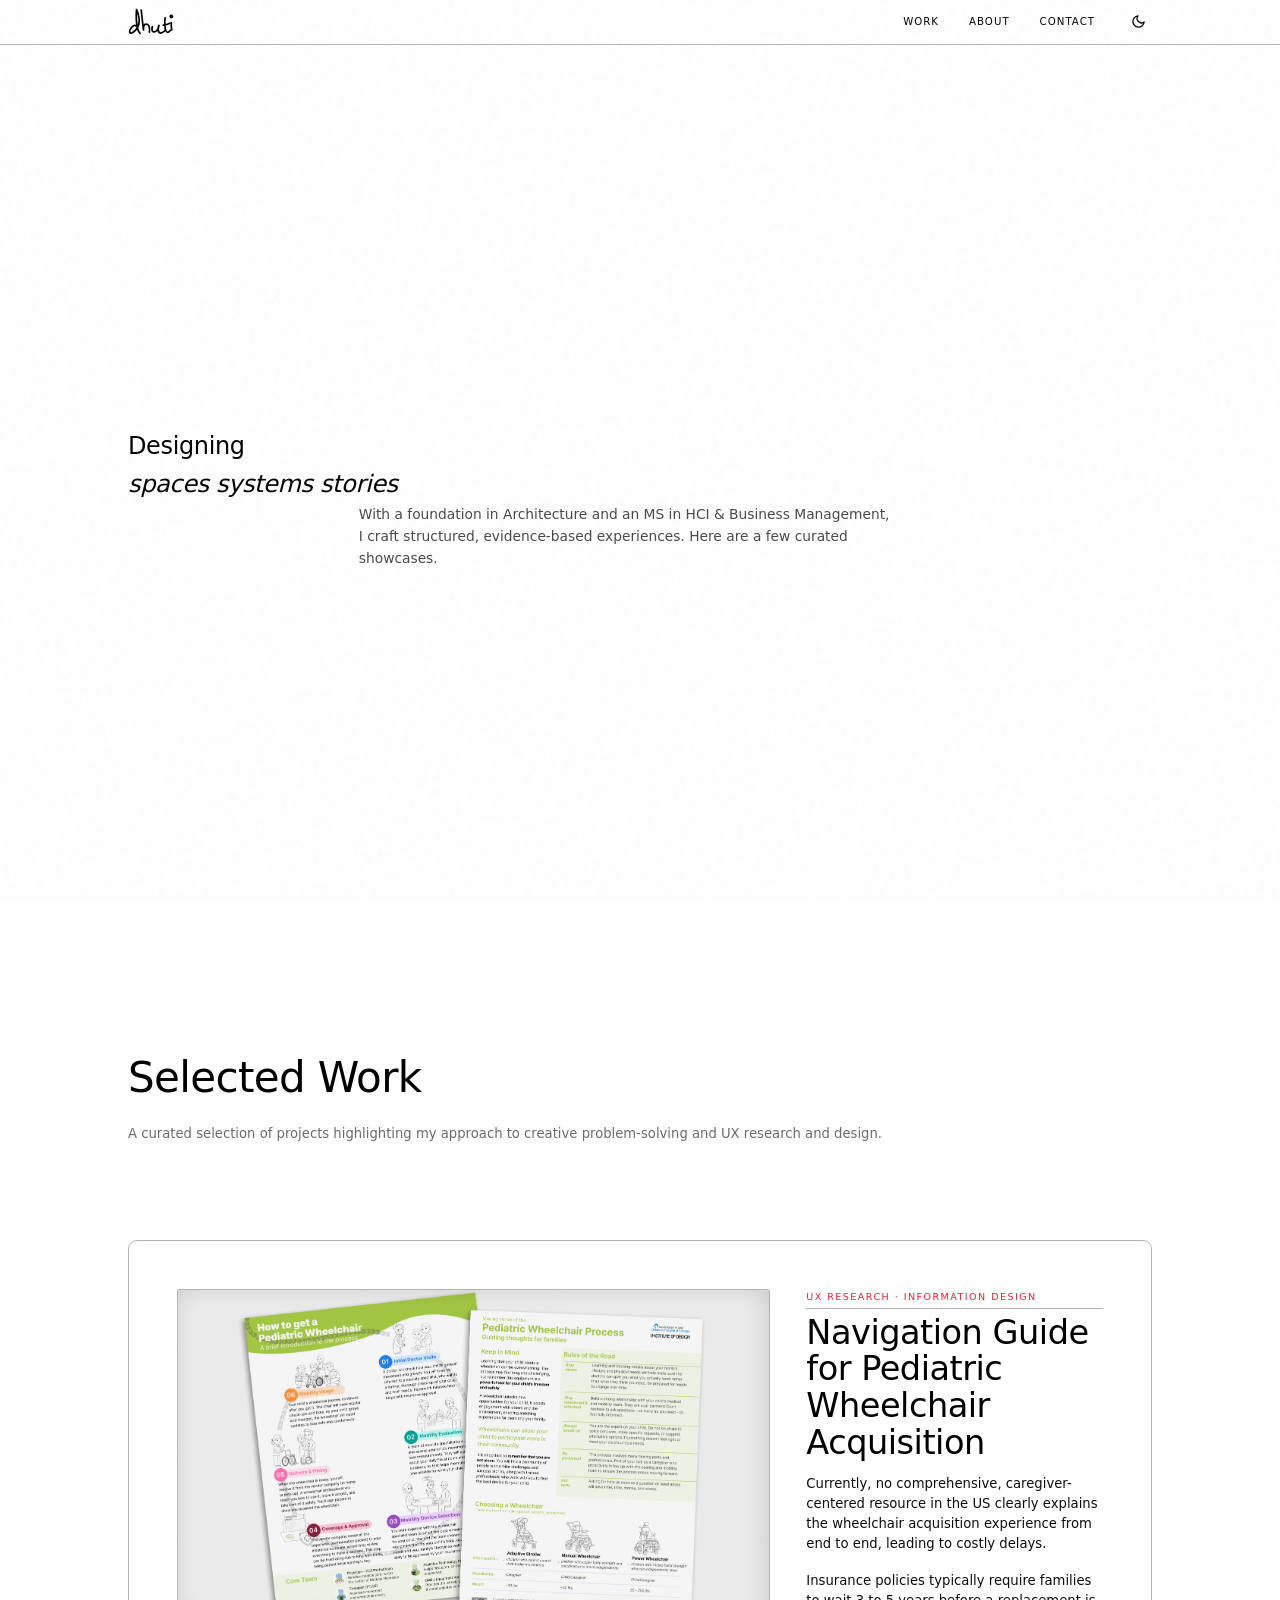
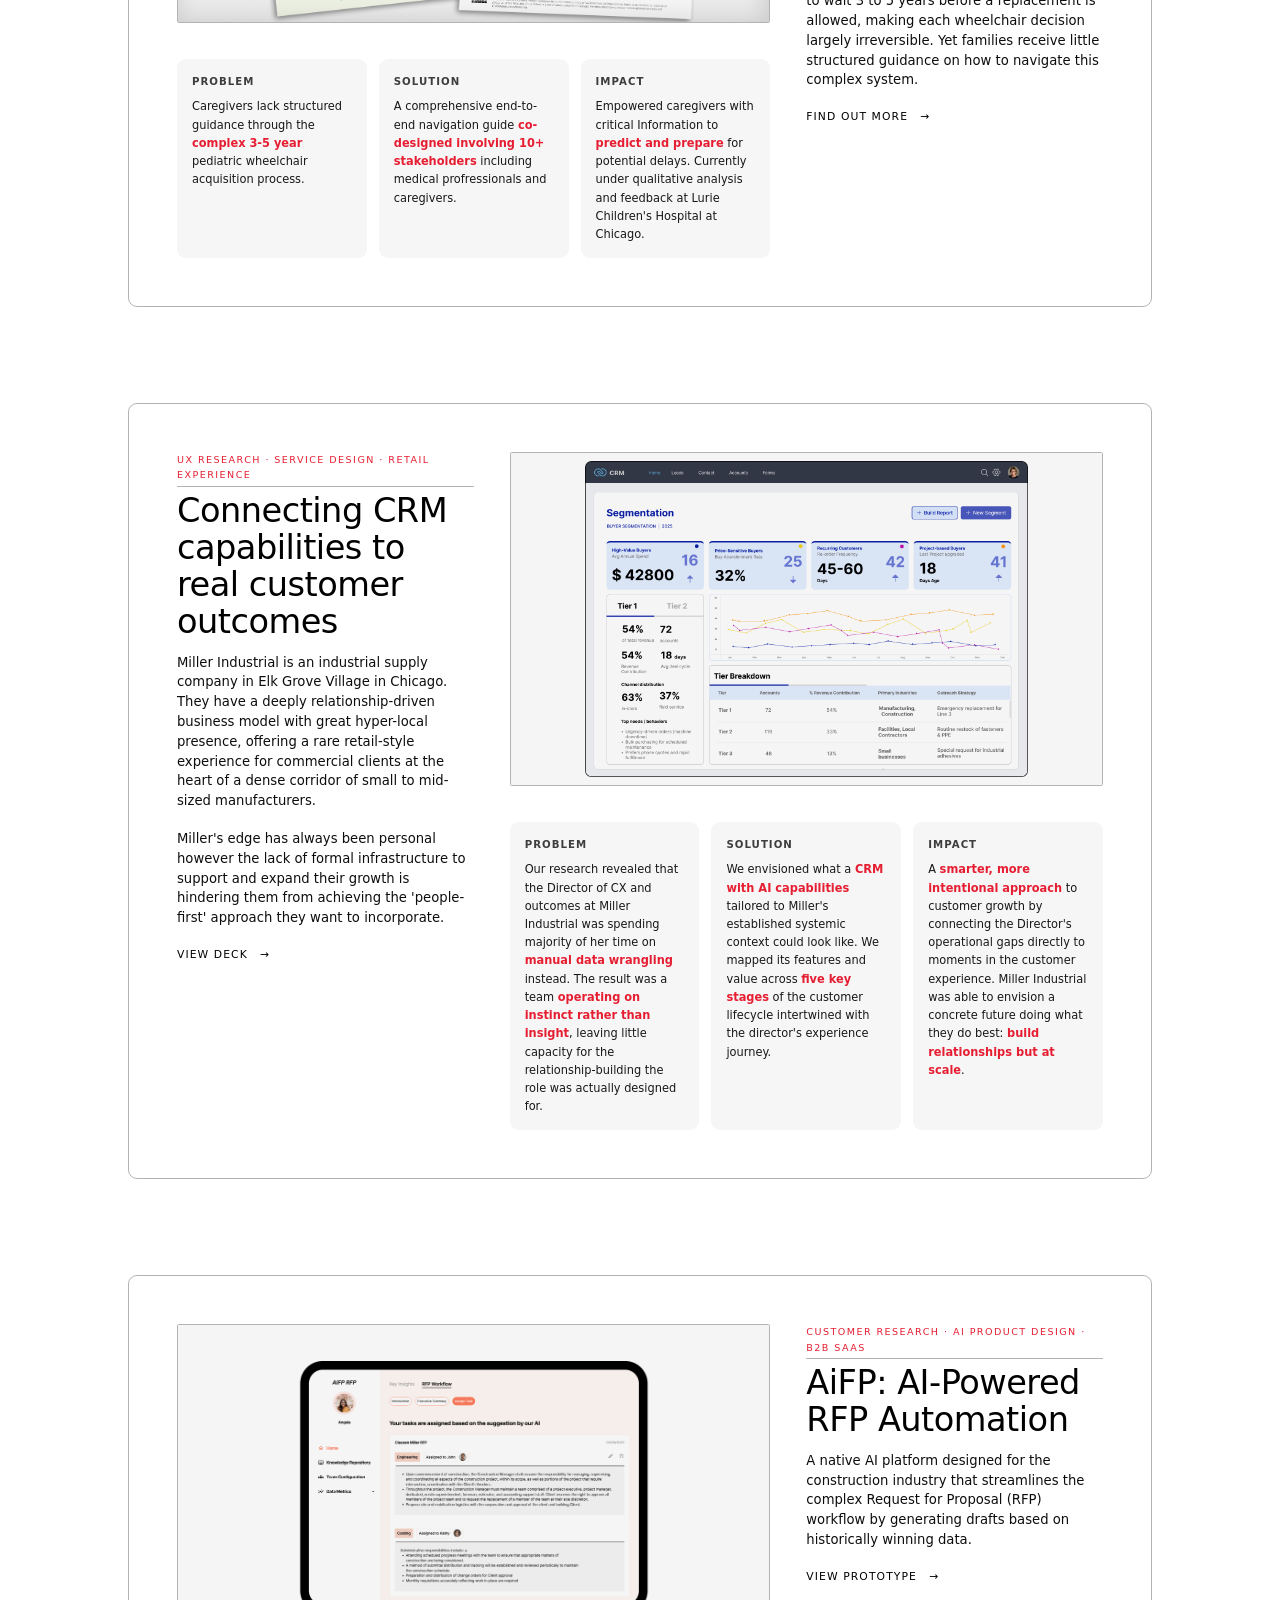
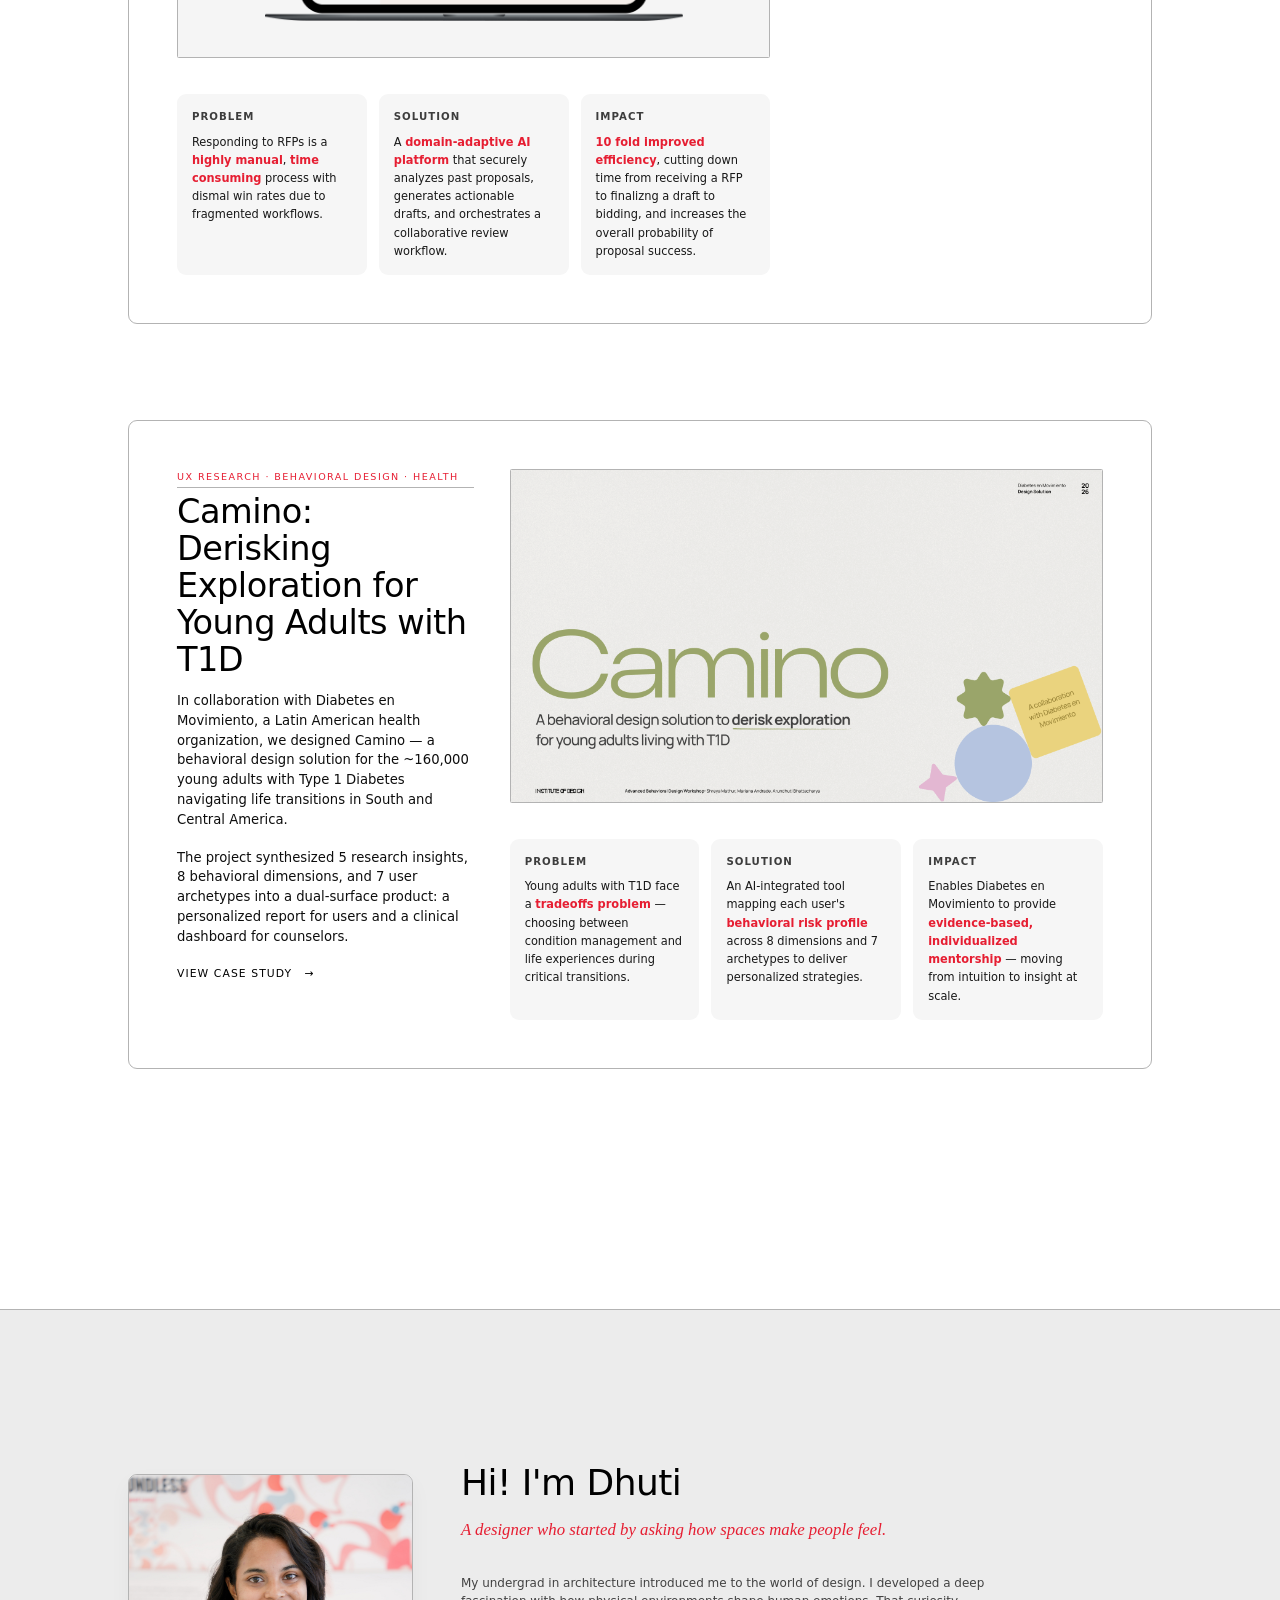
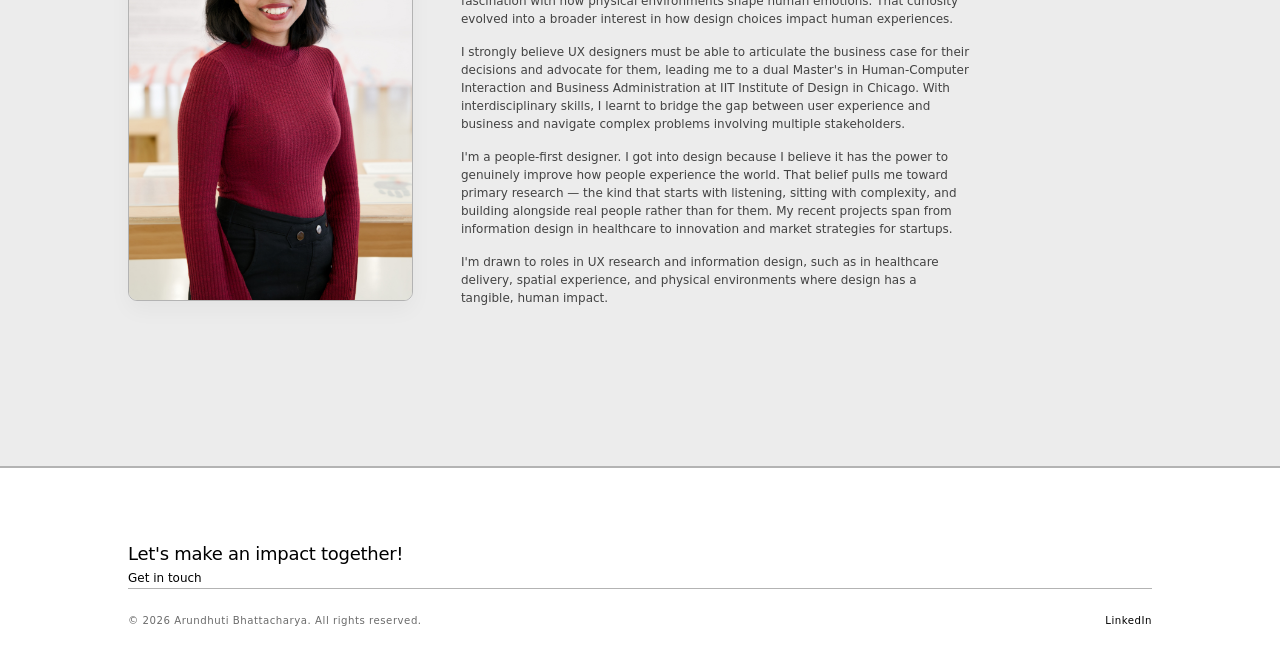
<file: portfolio.html>
<!DOCTYPE html>
<html lang="en">

<head>
    <meta charset="UTF-8">
    <meta name="viewport" content="width=device-width, initial-scale=1.0">
    <title>Arundhuti's Portfolio</title>
    <link rel="stylesheet" href="styles.css">
    <link rel="preconnect" href="https://fonts.googleapis.com">
    <link rel="preconnect" href="https://fonts.gstatic.com" crossorigin>
    <link
        href="https://fonts.googleapis.com/css2?family=Inter:wght@300;400;500;600&family=Playfair+Display:ital,wght@0,400;0,600;1,400&display=swap"
        rel="stylesheet">
</head>

<body>
    <div id="sig-intro" class="sig-intro" aria-hidden="true">
        <!-- "Hey, I am dhuti" — draws letter-by-letter on load, then relocates into
             the nav logo. Once relocated, only the "dhuti" letters (flagged with
             data-nav-keep="1") remain, so the nav logo shows just "dhuti". -->
        <svg class="sig-svg" viewBox="0 0 1440 900" xmlns="http://www.w3.org/2000/svg">
            <path class="letter" data-word-end="0"
                d="M529.63,294.41s8.14,13.85,8.14,53.31c0,0-2.77-1.88-3.94-6.15-.89-3.23-4.4-25.51-4.28-25.63.43-.45,6.14,10.18,14.56,10.25,14.54.12,27.77-14,30.87-20.85,3.1-6.85,5.44-27.34-6.94-43.76,0,0-12.53,59.74-.14,105.2"
                fill="none" />
            <path class="letter" data-word-end="0"
                d="M577.44,334.61s2.43,3.79,7.87,4.1c4.52.26,9.76-3.87,10.78-8.57s-3.21-7.27-4.11-7.66-17.76,9.45-13.21,25.99,28.66-1.91,29.92-2.89"
                fill="none" />
            <path class="letter" data-word-end="0"
                d="M612.11,329.98s.54,2.71.6,5.08c.14,5.7.87,11.7,7.51,11.93,4.18.14,10.43-2.84,11.36-19.16,0,0,1.62,46.48-1.44,60.06-3.06,13.59-19.84,15.91-32.87,10.19"
                fill="none" />
            <path class="letter" data-word-end="1"
                d="M658.08,348.62c-1.42,6.75-4.28,8.21-6.14,13.6" fill="none" />
            <path class="letter" data-word-end="1"
                d="M734,355.85c3.66-18.09-1.5-70.95.6-79.78 M720.47,271.48s20.36-1.6,27.68-1.97 M719.43,357.71c4.32.28,21.21-1.41,27.31-1.41"
                fill="none" />
            <path class="letter" data-word-end="0"
                d="M850.31,332.04c-.05-1.45-3.99-6.77-6.1-7.41-1.01-.31-8.22-.94-13.9,11.39-4.62,10.04-5.48,15.2-2.4,16.09,1.83.53,6.23,2.15,22.63-14.3,0,0,5.44,13.93,16.56,13.14"
                fill="none" />
            <path class="letter" data-word-end="1"
                d="M869.11,335.19s.46,11.33,1.06,11.44.8-16.26,9.04-16.26c3.86,0,7.92,11.84,8.93,14.65.07.19.34.17.38-.03.7-3.18,3.83-17.3,6.74-17.54,3.31-.28,7.64,12.25,9.47,19.18,1.83,6.93,5.42,8.51,6.9,8.8"
                fill="none" />
            <path class="letter" data-word-end="0" data-nav-keep="1"
                d="M581.7,589.87s-11.98-11.67-31.9,7.41c-14.31,13.7-21.87,29.57-21.39,43.02.48,13.45,20.07,23.96,55.69-17.84,35.62-41.8,31.86-80.04,21.88-121.45-8.56-35.49-17.79-52.26-17.79-52.26,0,0-13.96,169.24,31.52,205.67"
                fill="none" />
            <path class="letter" data-word-end="0" data-nav-keep="1"
                d="M628.94,452.24s4.89,39.59,19.39,172.96c0,0-2.28-48.58,21.87-50.01,18.76-1.11,37.51,17.2,29.62,69.07"
                fill="none" />
            <path class="letter" data-word-end="0" data-nav-keep="1"
                d="M724.26,595.5s-7.21,40.58,10.51,45.29c17.97,4.78,47.17-17.28,47.41-56.59,0,0-21.35,58.79,11.84,67.61,14.51,3.86,42.44-22.33,44.88-26.83"
                fill="none" />
            <path class="letter" data-word-end="0" data-nav-keep="1"
                d="M836.34,520.7s-5.74,27.79-2.81,63.82c2.94,36.03,7.62,59.24,22.82,60.56,13.1,1.14,25.41-17.31,25.41-17.31 M819.46,582.61c1.68-.28,29.74,1.13,55.97-15.17"
                fill="none" />
            <path class="letter" data-word-end="0" data-nav-keep="1"
                d="M888.71,562.4s-.24,38.86,4.74,61.78 M883.67,497.94c-2.29,1.89-3.25,11.2-1.03,15.65,2.93,5.87,9.48,5.57,14.56-.06,3.39-3.76,2.28-10-2.2-12.99-3.31-2.43-8.15-2.29-10.9,1.91"
                fill="none" />
        </svg>
    </div>

    <div class="noise-overlay"></div>



    <nav class="navbar">
        <div class="logo" id="nav-logo"><span class="logo-fallback">Arundhuti</span></div>
        <ul class="nav-links">
            <li><a href="#work">Work</a></li>
            <li><a href="#about">About</a></li>
            <li><a href="#contact">Contact</a></li>
            <li>
                <button id="theme-toggle" class="theme-toggle" aria-label="Toggle Theme" title="Toggle Light/Dark Mode">
                    <svg xmlns="http://www.w3.org/2000/svg" width="20" height="20" viewBox="0 0 24 24" fill="none"
                        stroke="currentColor" stroke-width="2" stroke-linecap="round" stroke-linejoin="round">
                        <circle cx="12" cy="12" r="5" />
                        <line x1="12" y1="1" x2="12" y2="3" />
                        <line x1="12" y1="21" x2="12" y2="23" />
                        <line x1="4.22" y1="4.22" x2="5.64" y2="5.64" />
                        <line x1="18.36" y1="18.36" x2="19.78" y2="19.78" />
                        <line x1="1" y1="12" x2="3" y2="12" />
                        <line x1="21" y1="12" x2="23" y2="12" />
                        <line x1="4.22" y1="19.78" x2="5.64" y2="18.36" />
                        <line x1="18.36" y1="5.64" x2="19.78" y2="4.22" />
                    </svg>
                </button>
            </li>
        </ul>
    </nav>

    <header class="hero">
        <div class="hero-content">
            <!-- <div class="tagline">UX Researcher & Designer</div> -->
            <h1 class="title">
                Designing <br>
                <span class="ticker">
                    <i>spaces</i>
                    <i>systems</i>
                    <i>stories</i>
                </span>
            </h1>
            <p class="description">With a foundation in Architecture and an MS in HCI & Business Management,
                <br>I craft structured, evidence-based experiences. Here are a few curated showcases.
            </p>
        </div>
        <div class="scroll-indicator">
            <div class="mouse"></div>
        </div>
    </header>

    <section id="work" class="showcases">
        <div class="section-header">
            <h2>Selected Work</h2>
            <p>A curated selection of projects highlighting my approach to creative problem-solving and UX research and
                design.</p>
        </div>

        <div class="showcase-list">
            <!-- Showcase 1 -->
            <div class="showcase-item">
                <div class="showcase-visuals">
                    <div class="showcase-image-container">
                        <img src="assets/LCM_Showcase cover picture.png"
                            alt="Navigation Guide for Pediatric Wheelchair Acquisition" class="showcase-img">
                    </div>
                    <div class="showcase-metrics">
                        <div class="metric">
                            <h4>Problem</h4>
                            <p>Caregivers lack structured guidance through the <span class="highlight"> complex 3-5
                                    year</span>
                                pediatric wheelchair
                                acquisition process. </p>
                        </div>
                        <div class="metric">
                            <h4>Solution</h4>
                            <p>A comprehensive end-to-end navigation guide <span class="highlight">co-designed
                                    involving
                                    10+ stakeholders</span> including medical profressionals and caregivers.</p>
                        </div>
                        <div class="metric">
                            <h4>Impact</h4>
                            <p>Empowered caregivers with critical Information to <span class="highlight">predict and
                                    prepare</span> for potential
                                delays. Currently under qualitative analysis
                                and feedback at Lurie Children's Hospital at Chicago.</p>
                        </div>
                    </div>
                </div>
                <div class="showcase-info">
                    <div class="showcase-meta">UX Research · Information Design </div>
                    <h3 class="showcase-title">Navigation Guide for Pediatric Wheelchair Acquisition</h3>
                    <p class="showcase-desc">Currently, no comprehensive, caregiver-centered resource in the US clearly
                        explains the wheelchair acquisition experience from end to end, leading to costly delays.
                    </p>

                    <p class="showcase-desc">Insurance policies typically require families to wait
                        3 to 5 years before a
                        replacement is allowed, making each wheelchair decision largely irreversible. Yet families
                        receive little structured guidance on how to navigate this complex system.</p>
                    <a href="https://id.iit.edu/projects/pediatric-wheelchair-guidance-supports-caregivers/"
                        target="_blank" class="view-btn">find out more <span class="arrow">→</span></a>
                </div>
            </div>

            <!-- Showcase 2 -->
            <div class="showcase-item reverse">
                <div class="showcase-visuals">
                    <div class="showcase-image-container">
                        <img src="assets/SSW_Team 3_Workspace.png" alt="Physical-Digital Retail" class="showcase-img"
                            style="position: absolute; top: 2.5%; left: 2.5%; width: 95%; height: 95%; object-fit: contain;">
                    </div>
                    <div class="showcase-metrics">
                        <div class="metric">
                            <h4>Problem</h4>
                            <p>Our research revealed that the Director of CX and outcomes at Miller Industrial was
                                spending majority of her time on <span class="highlight">manual data wrangling</span>
                                instead. The result was a team
                                <span class="highlight">operating on instinct rather than insight</span>, leaving little
                                capacity for the
                                relationship-building the role was actually designed for.
                            </p>
                        </div>
                        <div class="metric">
                            <h4>Solution</h4>
                            <p>We envisioned what a <span class="highlight">CRM with AI capabilities</span> tailored to
                                Miller's established systemic
                                context could look like. We mapped its features and value across <span
                                    class="highlight">five key stages</span> of the
                                customer lifecycle intertwined with the director's experience journey.</p>
                        </div>
                        <div class="metric">
                            <h4>Impact</h4>
                            <p>A <span class="highlight">smarter, more intentional approach</span> to customer growth by
                                connecting the
                                Director's operational gaps directly to moments in the customer experience. Miller
                                Industrial was able to envision a concrete future doing what they do best:
                                <span class="highlight">build relationships but at scale</span>.
                            </p>
                        </div>
                    </div>
                </div>
                <div class="showcase-info">
                    <div class="showcase-meta">UX research · Service Design · Retail experience</div>
                    <h3 class="showcase-title">Connecting CRM capabilities to real customer outcomes</h3>
                    <p class="showcase-desc">Miller Industrial is an industrial supply company in Elk Grove Village in
                        Chicago. They have a deeply relationship-driven business model with great hyper-local presence,
                        offering a rare retail-style experience for commercial clients at the heart of a dense corridor
                        of small to mid-sized manufacturers.
                    <p class="showcase-desc">Miller's edge has always been personal however the lack of
                        formal infrastructure to support and expand their growth is hindering them from achieving the
                        'people-first' approach they want to incorporate.</p>
                    </p>
                    <a href="https://www.figma.com/deck/8FEY5y3YwavfXsD16GhzyN/Miller-Customer-Assist?node-id=126-26&t=7eo0LN3Iq7MgLQvd-1"
                        target="_blank" class="view-btn">View deck<span class="arrow">→</span></a>
                </div>
            </div>

            <!-- Showcase 3 -->
            <div class="showcase-item">
                <div class="showcase-visuals">
                    <div class="showcase-image-container">
                        <img src="assets/AIFPPitchV2 1.pdf-image-021.png" alt="AiFP Dashboard Interface"
                            class="showcase-img pad-fit">
                    </div>
                    <div class="showcase-metrics">
                        <div class="metric">
                            <h4>Problem</h4>
                            <p>Responding to RFPs is a <span class="highlight">highly manual</span>, <span
                                    class="highlight">time consuming</span> process with dismal win rates due to
                                fragmented
                                workflows.</p>
                        </div>
                        <div class="metric">
                            <h4>Solution</h4>
                            <p>A <span class="highlight">domain-adaptive AI platform</span> that securely analyzes past
                                proposals, generates actionable
                                drafts, and orchestrates a collaborative review workflow.</p>
                        </div>
                        <div class="metric">
                            <h4>Impact</h4>
                            <p><span class="highlight">10 fold improved efficiency</span>, cutting down time from
                                receiving a RFP to finalizng a draft to bidding, and
                                increases the overall probability of proposal success.</p>
                        </div>
                    </div>
                </div>
                <div class="showcase-info">
                    <div class="showcase-meta">Customer research · AI Product Design · B2B SaaS</div>
                    <h3 class="showcase-title">AiFP: AI-Powered RFP Automation</h3>
                    <p class="showcase-desc">A native AI platform designed for the construction industry that
                        streamlines the complex Request for Proposal (RFP) workflow by generating drafts based on
                        historically winning data.</p>
                    <a href=randm.html target="_blank" class="view-btn">View Prototype <span class="arrow">→</span></a>
                </div>
            </div>

            <!-- Showcase 4 — Camino -->
            <div class="showcase-item reverse">
                <div class="showcase-visuals">
                    <div class="showcase-image-container">
                        <img src="assets/camino/01-title.png"
                            alt="Camino — behavioral design solution for young adults with T1D" class="showcase-img">
                    </div>
                    <div class="showcase-metrics">
                        <div class="metric">
                            <h4>Problem</h4>
                            <p>Young adults with T1D face a <span class="highlight">tradeoffs problem</span> — choosing
                                between condition management and life experiences during critical transitions.</p>
                        </div>
                        <div class="metric">
                            <h4>Solution</h4>
                            <p>An AI-integrated tool mapping each user's <span class="highlight">behavioral risk
                                    profile</span> across 8 dimensions and 7 archetypes to deliver personalized
                                strategies.</p>
                        </div>
                        <div class="metric">
                            <h4>Impact</h4>
                            <p>Enables Diabetes en Movimiento to provide <span class="highlight">evidence-based,
                                    individualized mentorship</span> — moving from intuition to insight at scale.</p>
                        </div>
                    </div>
                </div>
                <div class="showcase-info">
                    <div class="showcase-meta">UX Research · Behavioral Design · Health</div>
                    <h3 class="showcase-title">Camino: Derisking Exploration for Young Adults with T1D</h3>
                    <p class="showcase-desc">In collaboration with Diabetes en Movimiento, a Latin American health
                        organization, we designed Camino — a behavioral design solution for the ~160,000 young adults
                        with Type 1 Diabetes navigating life transitions in South and Central America.</p>
                    <p class="showcase-desc">The project synthesized 5 research insights, 8 behavioral dimensions, and 7
                        user archetypes into a dual-surface product: a personalized report for users and a clinical
                        dashboard for counselors.</p>
                    <a href="#" class="view-btn">View Case Study <span class="arrow">→</span></a>
                </div>
            </div>
        </div>
    </section>

    <section id="about" class="about">
        <div class="about-content">
            <div class="about-img-container">
                <img src="assets/1.jpg" alt="Dhuti" class="about-img">
            </div>
            <div class="about-text">
                <h2>Hi! I'm Dhuti</h2>
                <h3 class="about-subtitle">A designer who started by asking how spaces make people feel.</h3>
                <p>My undergrad in architecture introduced me to the world of design. I developed a deep fascination
                    with
                    how physical environments shape human emotions. That curiosity evolved into a broader interest in
                    how
                    design choices impact human&nbsp;experiences.</p>
                <p>I strongly believe UX designers must be able to articulate the business case for their decisions and
                    advocate for them, leading me to a dual Master's in Human-Computer Interaction and Business
                    Administration at IIT Institute of Design in Chicago. With interdisciplinary skills, I learnt to
                    bridge
                    the gap between user experience and business and navigate complex problems involving
                    multiple&nbsp;stakeholders.</p>
                <p>I'm a people-first designer. I got into design because I believe it has the power to genuinely
                    improve
                    how people experience the world. That belief pulls me toward primary research — the kind that starts
                    with listening, sitting with complexity, and building alongside real people rather than for them. My
                    recent projects span from information design in healthcare to innovation and market strategies
                    for&nbsp;startups.</p>
                <p>I'm drawn to roles in UX research and information design, such as in healthcare delivery, spatial
                    experience, and physical environments where design has a tangible, human&nbsp;impact.</p>
            </div>
        </div>
    </section>

    <footer id="contact" class="footer">
        <div class="footer-content">
            <h2>Let's make an impact together!</h2>
            <a href="mailto:arundhutib.work@gmail.com" class="contact-btn">Get in touch</a>
        </div>
        <div class="footer-bottom">
            <p>&copy; 2026 Arundhuti Bhattacharya. All rights reserved.</p>
            <div class="socials">
                <a href="https://www.linkedin.com/in/arundhuti-bhattacharya">LinkedIn</a>
            </div>
        </div>
    </footer>

    <script src="script.js"></script>
</body>

</html>
</file>
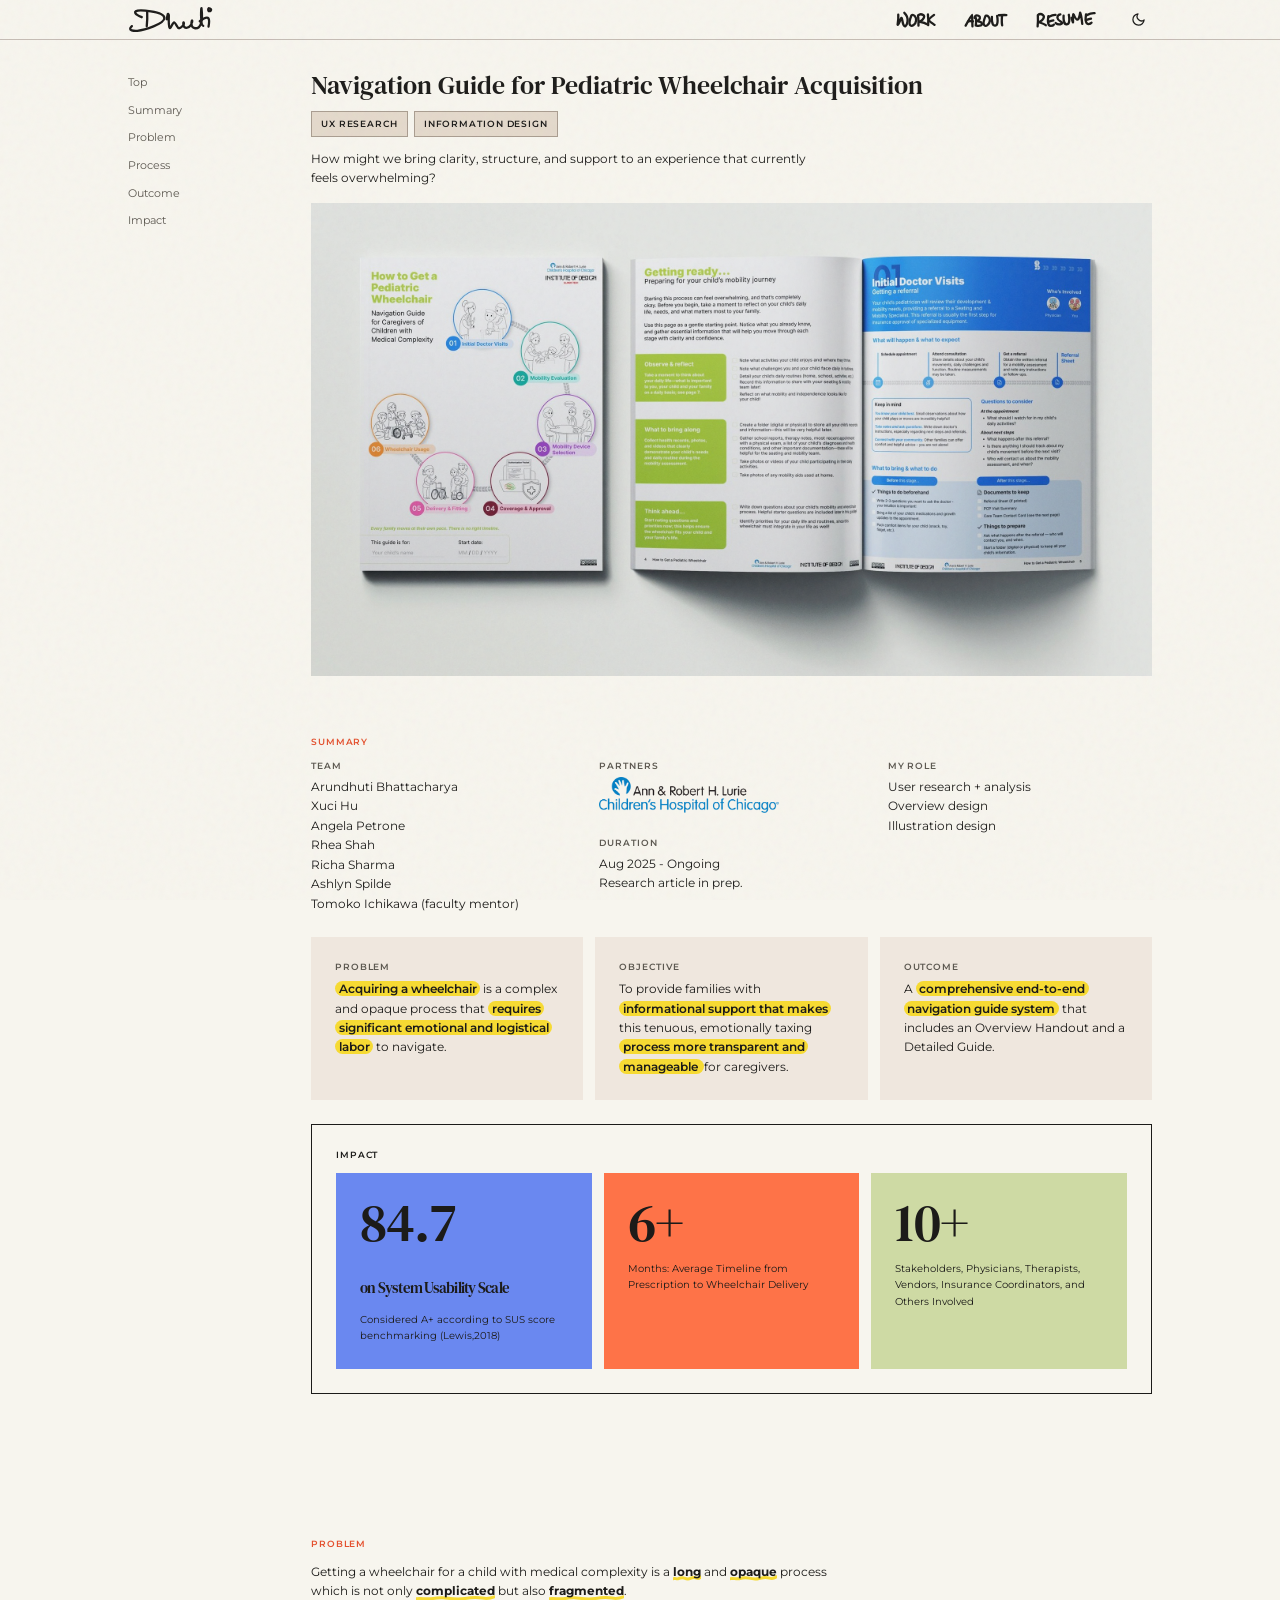
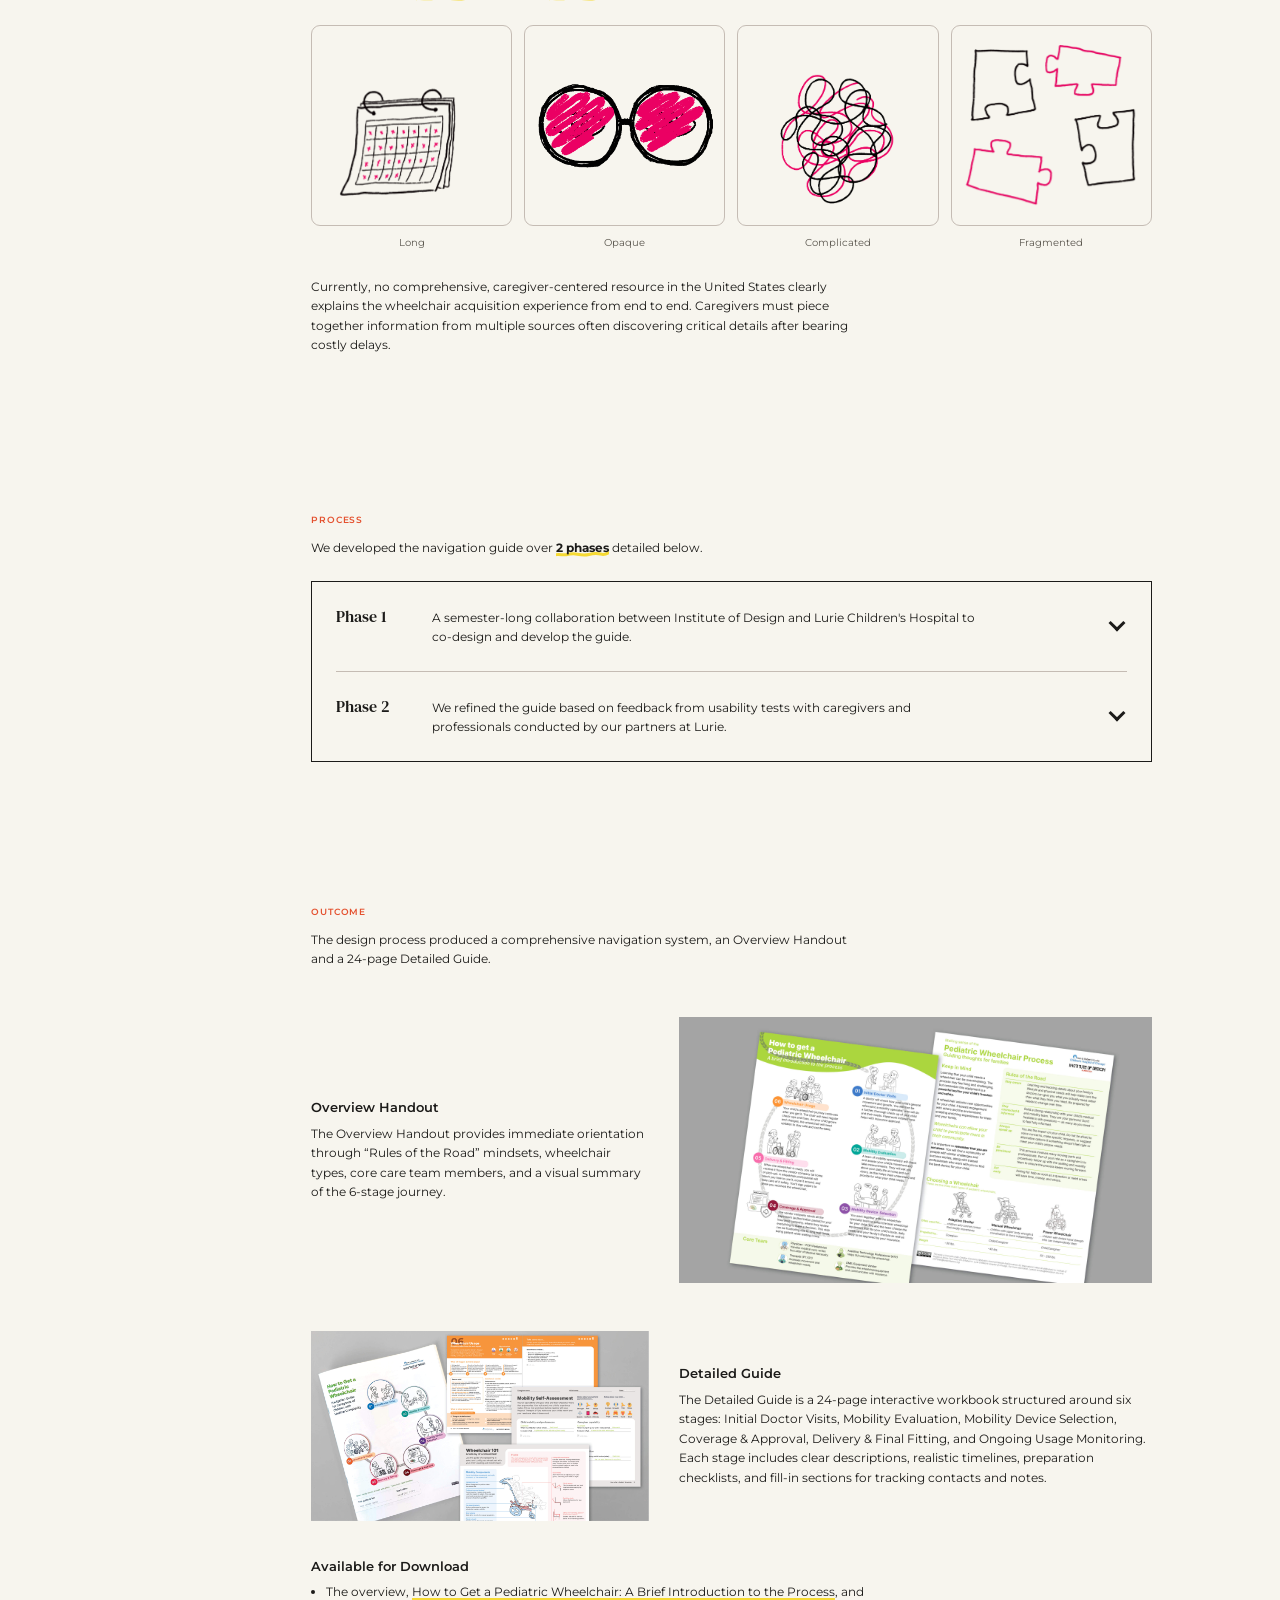
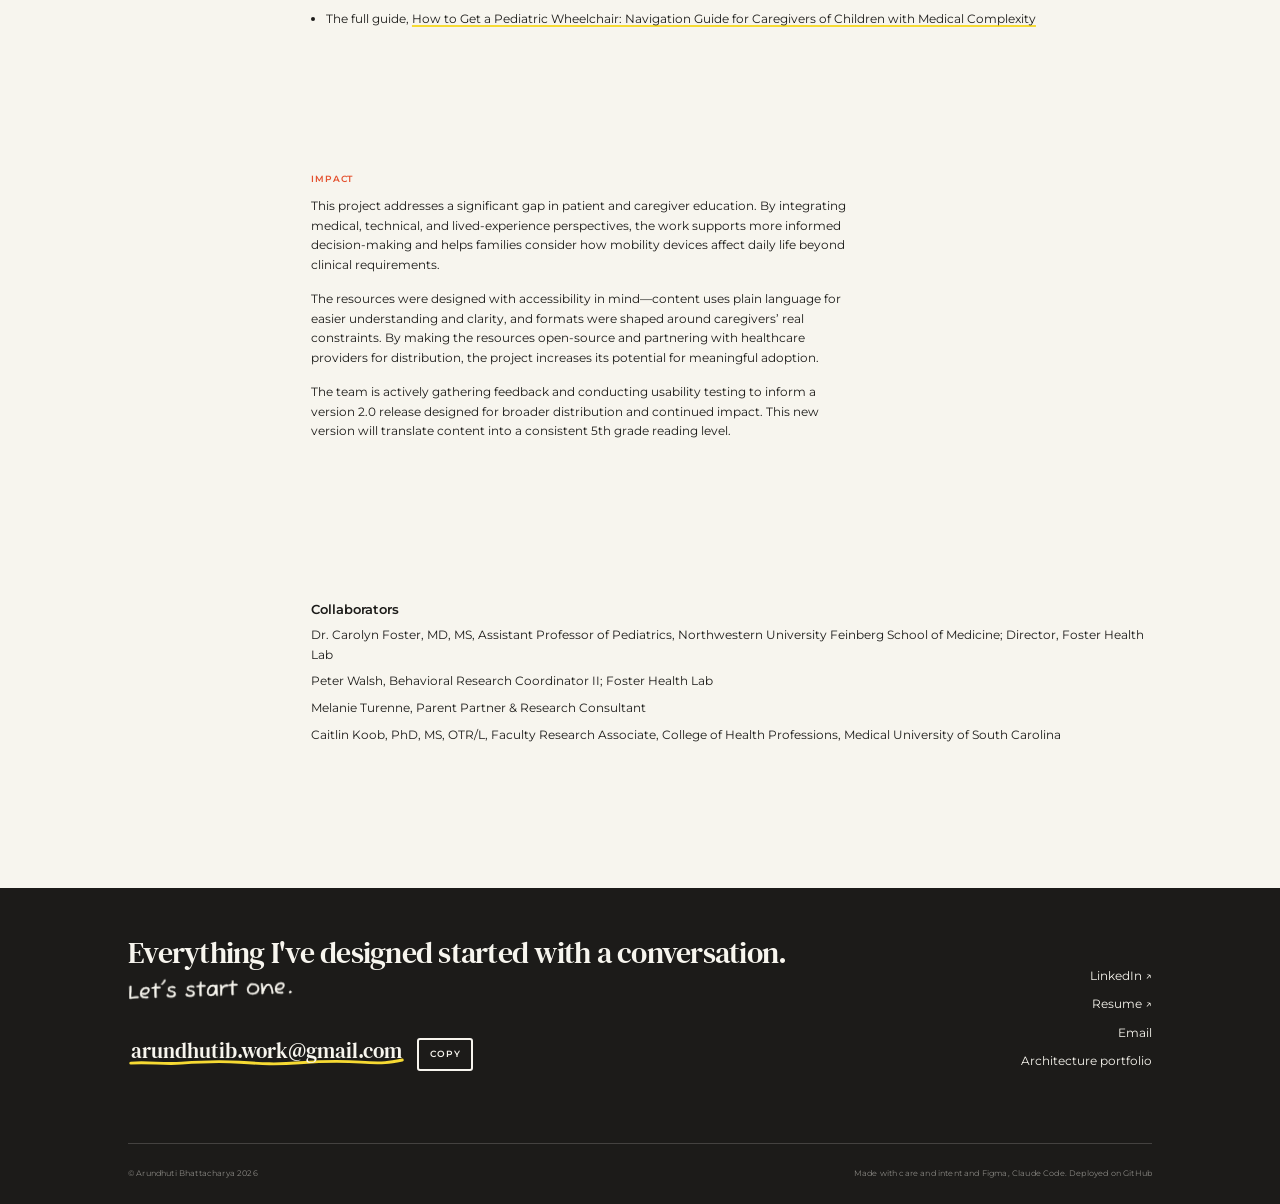
<file: wheelchair-guide.html>
<!DOCTYPE html>
<html lang="en">

<head>
    <meta charset="UTF-8">
    <meta name="viewport" content="width=device-width, initial-scale=1.0">
    <title>Navigation Guide for Pediatric Wheelchair Acquisition — Case Study | Arundhuti Bhattacharya</title>
    <link rel="stylesheet" href="styles.css">
    <link rel="preconnect" href="https://fonts.googleapis.com">
    <link rel="preconnect" href="https://fonts.gstatic.com" crossorigin>
    <link
        href="https://fonts.googleapis.com/css2?family=Fuzzy+Bubbles&family=DM+Serif+Text:ital@0;1&family=Montserrat:wght@300;400;500;600&display=swap"
        rel="stylesheet">
    <link rel="stylesheet" href="sketchbook.css">
</head>

<body>
    <div class="noise-overlay"></div>

    <nav class="navbar">
        <a href="index.html" class="logo" id="nav-logo">
            <svg class="sig-svg sig-svg--nav" viewBox="0 0 1440 900" xmlns="http://www.w3.org/2000/svg" role="img"
                aria-label="Dhuti">
                <path class="letter" d="M566.02,471s2.27,53.81-2.61,96.37" fill="none" />
                <path class="letter"
                    d="M530.8,508.48s-60.68-23.41-38.72-38.43c15.69-10.74,183.78-3.76,185.81,43.06,1.67,38.69-131.19,80.62-175.98,83.8-15.23,1.08-69.93,1.33-35.54-30.34"
                    fill="none" />
                <path class="letter"
                    d="M693.19,521.74s6.02-33.06,7.17-34.47,3.6,2.19,5.08,4.85c.72,1.28,1.57,2.92,1.52,4.38-.38,11.96-1.77,68.18,4.85,80.14,7.42,13.4,19.46-34.26,29.08-34.21s21.88,37.15,31.27,37.82c9.4.67,40.95-21.51,31.01-38.4-1.84-3.13-7.72,35.22,18.45,35.51,26.17.29,41.14-37.27,37.67-46.17s-16.18,46.25,18.9,49.25c35.08,2.99,52.26-41.8,41.36-129.58-1.87-15.04-8.63,110.76,11.35,113.85"
                    fill="none" />
                <path class="letter" d="M908.4,534.87c7.86-6.22,45.12-34.35,56.02-19.48,9.21,12.56,4.49,36.06,1,53.62"
                    fill="none" />
                <path class="letter"
                    d="M965.71,450.64c-2.41,1.78-3.41,10.57-1.07,14.77,3.08,5.54,9.98,5.26,15.32-.05,3.56-3.54,2.39-9.44-2.33-12.26-3.48-2.3-8.57-2.16-11.47,1.79"
                    fill="none" />
            </svg>
        </a>
        <ul class="nav-links">
            <li>
                <a href="index.html#work" class="nav-word-link" aria-label="Work">
                    <svg class="nav-word" viewBox="0 -1.28 271.21 106.5" xmlns="http://www.w3.org/2000/svg"
                        aria-hidden="true">
                        <path
                            d="M152.54,95.15c2.04-31.32-3.01-72.07-3.01-72.07,0,0,17.15-15.4,36.74-2.77,14.82,9.55,2,33.23-19.94,44.83-13.61,7.2,15.9,2,43.6,19.06" />
                        <path
                            d="M106.45,20.35c-2.01.8-3.71,2.71-4.75,5.27-4.92,12.05-18.89,49.48-9.51,64.71,11.26,18.28,41.43-5.42,43.6-30.74,2.45-28.52-18.86-43.38-29.34-39.24Z" />
                        <path
                            d="M8.96,17.87s1.73,32.51-3.59,61.72,15.15-13.17,22.2-33.54c7.04-20.37,10.63,19.96,15.82,36.42,5.18,16.46,12.15,19.92,15.83,17.59,8.1-5.14,35.75-55.96-7.05-95.57" />
                        <path d="M219.81,16.53s4.75,45.6,1.88,75.05" />
                        <path d="M263.48,19.3s-37.33,27.47-36.2,36.69,33.33,28.18,39.44,34.4" />
                    </svg>
                </a>
            </li>
            <li>
                <a href="index.html#about" class="nav-word-link" aria-label="About">
                    <svg class="nav-word" viewBox="0 -15.05 298.43 106.5" xmlns="http://www.w3.org/2000/svg"
                        aria-hidden="true">
                        <path d="M263.3,9.67s-3.96,50.65.86,69.74" />
                        <path d="M240.89,8.17s45.67-3.26,53.04-.9" />
                        <path
                            d="M149,11.11c-1.9.75-3.51,2.56-4.49,4.98-4.65,11.39-17.85,46.76-8.99,61.16,10.64,17.28,39.16-5.13,41.21-29.05,2.31-26.95-17.82-41-27.73-37.08Z" />
                        <path d="M191.32,19.83s-5.21,65.22,22.86,61.96c28.07-3.26,14.18-68.54,14.18-68.54" />
                        <path d="M4.5,82.02S46.97,3.32,49.26,4.51c2.28,1.2,2.04,44.51,3.82,82.44" />
                        <path d="M57.12,51.78c-2.74-.5-27.91-2.88-35.81.51" />
                        <path d="M77.75,29.02s3.38,23.75-1.32,51.26" />
                        <path
                            d="M68.1,26.07s2.71-24.23,27.75-14.4c15.79,6.2,13.2,24.77-5.07,33.41-18.67,8.83,25.32.84,29.36,21.01,4.16,20.78-32.8,17.9-37.84,14.64" />
                    </svg>
                </a>
            </li>
            <li>
                <a href="assets/Arundhuti_Bhattacharya_Resume.pdf" class="nav-word-link" aria-label="Resume"
                    target="_blank" rel="noopener">
                    <svg class="nav-word" viewBox="0 0 414.04 106.5" xmlns="http://www.w3.org/2000/svg"
                        aria-hidden="true">
                        <path
                            d="M4.5,102c4-34.29,1.52-79.43,1.52-79.43,0,0,18.08-15.74,36.84-.5,14.19,11.52-.1,36.67-22.71,47.9-14.03,6.97,15.75,3.3,42.32,23.97" />
                        <path d="M80.72,30.04c-.29,3.81-12.23,69.11,15.9,69.14,17.24.02,23.24-9.71,23.24-9.71" />
                        <path d="M82.44,36.13s30.57-17.05,49.24-15.52" />
                        <path d="M79.39,70.71s24.6-9.05,36.76-10.76" />
                        <path d="M348.54,16.58c-.29,3.81-12.23,69.11,15.9,69.14,17.24.02,23.24-9.71,23.24-9.71" />
                        <path d="M349.91,23.97s37.38-18.72,59.63-16.02" />
                        <path d="M347.2,57.25s24.6-9.05,36.76-10.76" />
                        <path d="M189.1,26.36s-5.21,65.22,22.86,61.96c28.07-3.26,14.18-68.54,14.18-68.54" />
                        <path d="M165.91,16.31s-22.6,2.03-20.95,24.51,30.6,26.03,33.9,35.05-24.63,21.33-45.84,2.92" />
                        <path
                            d="M245.71,42.09s8.25,30.6,10.16,32-3.3-54.73,1.65-57.78,11.68,33.18,27.17,37.8,21.84-49.61,21.84-49.61c0,0,8.51,16.01,15.24,79.94" />
                    </svg>
                </a>
            </li>
            <li>
                <button id="theme-toggle" class="theme-toggle" aria-label="Toggle Theme" title="Toggle Light/Dark Mode">
                    <svg xmlns="http://www.w3.org/2000/svg" width="20" height="20" viewBox="0 0 24 24" fill="none"
                        stroke="currentColor" stroke-width="2" stroke-linecap="round" stroke-linejoin="round">
                        <circle cx="12" cy="12" r="5" />
                        <line x1="12" y1="1" x2="12" y2="3" />
                        <line x1="12" y1="21" x2="12" y2="23" />
                        <line x1="4.22" y1="4.22" x2="5.64" y2="5.64" />
                        <line x1="18.36" y1="18.36" x2="19.78" y2="19.78" />
                        <line x1="1" y1="12" x2="3" y2="12" />
                        <line x1="21" y1="12" x2="23" y2="12" />
                        <line x1="4.22" y1="19.78" x2="5.64" y2="18.36" />
                        <line x1="18.36" y1="5.64" x2="19.78" y2="4.22" />
                    </svg>
                </button>
            </li>
        </ul>
    </nav>

    <!--
        CASE STUDY — Pediatric Wheelchair Navigation Guide
        Text copied from the Institute of Design project page:
        https://id.iit.edu/projects/pediatric-wheelchair-guidance-supports-caregivers/
    -->

    <main class="cs">

        <div class="cs-layout">

            <!-- Sticky table of contents -->
            <aside class="cs-toc" aria-label="On this page">
                <ol>
                    <li><a href="#top">Top</a></li>
                    <li><a href="#summary">Summary</a></li>
                    <li><a href="#problem">Problem</a></li>
                    <li><a href="#process">Process</a></li>
                    <li><a href="#outcome">Outcome</a></li>
                    <li><a href="#impact">Impact</a></li>
                </ol>
            </aside>

            <div class="cs-body">

                <!-- 1. HERO -->
                <header class="cs-hero">
                    <h1 class="cs-title">Navigation Guide for Pediatric Wheelchair Acquisition</h1>
                    <ul class="cs-tags">
                        <li>UX Research</li>
                        <li>Information Design</li>
                    </ul>
                    <p class="cs-subtitle">How might we bring clarity, structure, and support to an experience that
                        currently feels&nbsp;overwhelming?</p>
                </header>

                <!-- Cover image -->
                <img src="assets/wheelchair/showcase-cover.jpg"
                    alt="Navigation Guide for Pediatric Wheelchair Acquisition" class="cs-img">

                <!-- 2. SUMMARY -->
                <section id="summary" class="cs-section">
                    <h2 class="cs-eyebrow">Summary</h2>

                    <!-- Project details. Role, Timeline and Tools aren't on the ID page — add your own here. -->
                    <dl class="cs-details">
                        <div>
                            <dt>Team</dt>
                            <dd>
                                Arundhuti Bhattacharya<br>
                                Xuci Hu<br>
                                Angela Petrone<br>
                                Rhea Shah<br>
                                Richa Sharma<br>
                                Ashlyn Spilde<br>
                                Tomoko Ichikawa (faculty mentor)
                            </dd>
                        </div>
                        <div>
                            <dt>Partners</dt>
                            <dd><img src="assets/wheelchair/lurie-logo.png"
                                    alt="Ann &amp; Robert H. Lurie Children’s Hospital of Chicago"
                                    class="cs-partner-logo">
                            </dd>
                            <dt>Duration</dt>
                            <dd>Aug 2025 - Ongoing <br> Research article in prep.</dd>
                        </div>
                        <div>
                            <dt>My Role</dt>
                            <dd>
                                User research + analysis<br>
                                Overview design<br>
                                Illustration design
                            </dd>
                        </div>
                    </dl>

                    <div class="cs-grid cs-grid--3">
                        <div class="cs-card">
                            <h3>Problem</h3>
                            <p><span class="highlight">Acquiring a wheelchair</span> is a complex and opaque process
                                that <span class="highlight">requires significant emotional and logistical labor</span>
                                to
                                navigate.</p>
                        </div>
                        <div class="cs-card">
                            <h3>Objective</h3>
                            <p>To provide families with <span class="highlight">informational support that makes</span>
                                this tenuous, emotionally
                                taxing <span class="highlight">process more transparent and manageable </span>for
                                caregivers.</p>
                        </div>
                        <div class="cs-card">
                            <h3>Outcome</h3>
                            <p>A <span class="highlight">comprehensive end-to-end navigation guide system</span> that
                                includes an
                                Overview Handout and a Detailed Guide.</p>
                        </div>
                    </div>

                    <!-- Key numbers -->
                    <div class="cs-frame">
                        <h3 class="cs-frame-title">Impact</h3>
                        <div class="cs-grid cs-grid--3 cs-stats">
                            <div class="cs-stat">
                                <span class="cs-stat-num">84.7 <br><span class="cs-stat-unit">on System Usability
                                        Scale</span></span>
                                <p>Considered A+ according to SUS score benchmarking (Lewis,2018)</p>
                            </div>
                            <div class="cs-stat">
                                <span class="cs-stat-num">6+</span>
                                <p>Months: Average Timeline from Prescription to Wheelchair Delivery</p>
                            </div>
                            <div class="cs-stat">
                                <span class="cs-stat-num">10+</span>
                                <p>Stakeholders, Physicians, Therapists, Vendors, Insurance Coordinators, and Others
                                    Involved</p>
                            </div>
                        </div>
                    </div>
                </section>

                <!-- 3. PROBLEM -->
                <section id="problem" class="cs-section">
                    <h2 class="cs-eyebrow">Problem</h2>
                    <p>Getting a wheelchair for a child with medical complexity is a <strong
                            class="cs-mark">long</strong>
                        and <strong class="cs-mark">opaque</strong> process which is not only
                        <strong class="cs-mark">complicated</strong> but also <strong
                            class="cs-mark">fragmented</strong>.
                    </p>
                    <div class="cs-words">
                        <figure class="cs-word">
                            <div class="cs-word-frame">
                                <picture>
                                    <source srcset="assets/Long-still.png" media="(prefers-reduced-motion: reduce)"><img
                                        src="assets/Long.gif" alt="A calendar with day after day crossed off">
                                </picture>
                            </div>
                            <figcaption>Long</figcaption>
                        </figure>
                        <figure class="cs-word">
                            <div class="cs-word-frame">
                                <picture>
                                    <source srcset="assets/Opaque-still.png" media="(prefers-reduced-motion: reduce)">
                                    <img src="assets/Opaque.gif"
                                        alt="Eyes behind thick glasses, until the lenses are scribbled over">
                                </picture>
                            </div>
                            <figcaption>Opaque</figcaption>
                        </figure>
                        <figure class="cs-word">
                            <div class="cs-word-frame">
                                <picture>
                                    <source srcset="assets/Complicated-still.png"
                                        media="(prefers-reduced-motion: reduce)"><img src="assets/Complicated.gif"
                                        alt="Tangled, squiggly lines going in every direction">
                                </picture>
                            </div>
                            <figcaption>Complicated</figcaption>
                        </figure>
                        <figure class="cs-word">
                            <div class="cs-word-frame">
                                <picture>
                                    <source srcset="assets/Fragmented-still.png"
                                        media="(prefers-reduced-motion: reduce)"><img src="assets/Fragmented.gif"
                                        alt="A jigsaw puzzle split into separate pieces">
                                </picture>
                            </div>
                            <figcaption>Fragmented</figcaption>
                        </figure>
                    </div>
                    <p>Currently, no comprehensive, caregiver-centered resource in the United States clearly explains
                        the wheelchair acquisition experience from end to end. Caregivers must piece together
                        information from multiple sources often discovering critical details after bearing
                        costly delays.</p>
                </section>

                <!-- 4. PROCESS -->
                <section id="process" class="cs-section">
                    <h2 class="cs-eyebrow">Process</h2>
                    <p>We developed the navigation guide over <strong class="cs-mark">2 phases</strong> detailed below.
                    </p>

                    <!-- Phases: one expandable row each (all closed on load); name and summary
                         are the toggle, the write-up opens beneath the summary -->
                    <div class="cs-phases">
                        <details class="cs-phases-row">
                            <summary class="cs-phases-head">
                                <span class="cs-phases-name">Phase 1</span>
                                <span class="cs-phases-desc">A semester-long collaboration between Institute of Design
                                    and Lurie Children's Hospital to co-design and develop the guide.</span>
                            </summary>
                            <div class="cs-phases-body">
                                <!-- Phase 1 process map: brackets for each stage; under each
                                     bracket, its steps are outlined boxes whose length shows how long the
                                     step ran. 28 quarter-step columns, so steps can differ in length and
                                     Analyzing data can start halfway along Secondary research.
                                     Brackets carry the guiding question from the original semester plan.
                                     Desktop placement is grid-area: row / column / row / column;
                                     DOM order is the reading order, which is also the stacked layout. -->
                                <figure class="cs-proc">
                                    <div class="cs-proc-grid">
                                        <span class="cs-proc-axis" aria-hidden="true"></span>


                                        <p class="cs-proc-span" style="grid-area: 3 / 1 / 4 / 17">
                                            Building context <em>What can we learn?</em></p>
                                        <div class="cs-proc-step cs-proc-step--lead" style="grid-area: 4 / 1 / 5 / 5">
                                            <h6>Onboarding</h6>
                                            <p>Introduction to the topic. Presentations from Dr.Foster and Caitlin Koob.
                                            </p>
                                        </div>
                                        <div class="cs-proc-step" style="grid-area: 4 / 5 / 5 / 10">
                                            <h6>Secondary research</h6>

                                            <ul class="cs-proc-list">
                                                <li>Patient navigation guide audits</li>
                                                <li>Digital ethnography</li>
                                                <li>Photographic research</li>
                                                <li>Wheelchair anatomy diagrams</li>
                                                <li>Journey maps</li>
                                                <li>Stakeholder map</li>
                                                <li>10+ vendor manual reviews</li>
                                            </ul>
                                        </div>
                                        <div class="cs-proc-step cs-proc-step--last" style="grid-area: 4 / 10 / 5 / 17">
                                            <h6>Primary research</h6>
                                            <p>Interviews with parents and wheelchair professionals</p>
                                        </div>

                                        <!-- Starts at the midpoint of Secondary research (line 7 of 29) -->
                                        <p class="cs-proc-span cs-proc-span--below" style="grid-area: 5 / 7 / 6 / 21">
                                            Analyzing data <em>What does this mean?</em></p>
                                        <div class="cs-proc-step cs-proc-step--lead" style="grid-area: 6 / 7 / 7 / 14">
                                            <h6>Coding qual data</h6>
                                            <p>Coding interview transcripts for patterns</p>
                                        </div>
                                        <div class="cs-proc-step cs-proc-step--last" style="grid-area: 6 / 14 / 7 / 21">
                                            <h6>Synthesizing</h6>
                                            <p>Redrawing the six-stage journey from the caregiver’s side</p>
                                            <p class="cs-proc-loop">
                                                <svg viewBox="0 0 20 20" aria-hidden="true">
                                                    <path d="M15.5 8A6 6 0 0 0 4.6 6.2M4.5 12a6 6 0 0 0 10.9 1.8" />
                                                    <path d="M4 2.8v3.6h3.6M16 17.2v-3.6h-3.6" />
                                                </svg>
                                                Feedback / validation
                                            </p>
                                        </div>


                                        <p class="cs-proc-span" style="grid-area: 3 / 21 / 4 / 29">
                                            Designing solution <em>What can it be?</em></p>
                                        <div class="cs-proc-step cs-proc-step--lead" style="grid-area: 4 / 21 / 5 / 25">
                                            <h6>Prototyping</h6>
                                            <p>Sketch, critique, iterate</p>
                                            <p class="cs-proc-loop">
                                                <svg viewBox="0 0 20 20" aria-hidden="true">
                                                    <path d="M15.5 8A6 6 0 0 0 4.6 6.2M4.5 12a6 6 0 0 0 10.9 1.8" />
                                                    <path d="M4 2.8v3.6h3.6M16 17.2v-3.6h-3.6" />
                                                </svg>
                                                Feedback / critique loop
                                            </p>
                                        </div>
                                        <div class="cs-proc-step cs-proc-step--last" style="grid-area: 4 / 25 / 5 / 29">
                                            <h6>Final development</h6>
                                            <p>Refining into the Overview Handout and 24-page Detailed Guide</p>
                                        </div>
                                    </div>

                                    <!-- Process photos, in process order (web copies of Photo1–4, 1600px) -->
                                    <div class="cs-proc-photos">
                                        <img src="assets/wheelchair/process-1.jpg" loading="lazy"
                                            alt="A teammate studies a research wall of wheelchair, adaptive stroller and power chair photos, sorted by device type">
                                        <img src="assets/wheelchair/process-2.jpg" loading="lazy"
                                            alt="A parent partner demonstrates the adjustable seat of an adaptive stroller beside a pediatric wheelchair">
                                        <img src="assets/wheelchair/process-3.jpg" loading="lazy"
                                            alt="The team maps the wheelchair acquisition journey stage by stage on a whiteboard">
                                        <img src="assets/wheelchair/process-4.jpg" loading="lazy"
                                            alt="Paper prototypes of folded guide and booklet formats laid out on a table for critique">
                                    </div>
                                </figure>

                                <h4>Secondary research</h4>
                                <p>We began with secondary research, looking closely at the data and artifacts that
                                    already existed. We reviewed patient navigation guides from clinics around the
                                    world to understand how complex medical processes are typically communicated, and
                                    explored online caregiver communities where people informally share their
                                    experiences and frustrations with the wheelchair process.</p>
                                <p>We also dug into the wheelchair itself.</p>

                                <h4>Primary research</h4>
                                <p>Next, we spoke with people who had been through wheelchair acquisition firsthand.
                                    We wanted a grounded understanding of the journey: real perspectives from parents,
                                    and insights from professionals who know both the devices and the system.</p>

                                <h4>Synthesis</h4>
                                <p>With both sets of data, we moved into synthesis, first within our internal team. We
                                    tested different ways of modeling the journey, asking: <em>How can we reveal new
                                        perspectives?</em> and <em>What format would communicate this clearly and
                                        supportively for caregivers?</em></p>
                                <p>This clarified the core design challenge: not just what information mattered, but
                                    how it needed to be communicated. It set the foundation for the navigation guide
                                    we created.</p>

                                <h4>What we found</h4>
                                <p>Each insight led to a design principle for the guide. Hover over or tap a card to
                                    see its principle.</p>

                                <!-- Insight cards (Camino fan): insight in large type; the principle it led to
                                     opens on hover, tap or focus. From the final presentation (Dec 2025). -->
                                <div class="cs-insights cs-insights--staggered cs-insights--detail">
                                    <div class="cs-insight" tabindex="0">
                                        <span class="cs-insight-num">01</span>
                                        <div>
                                            <p class="cs-insight-text">Caregivers need readily available support.</p>
                                            <div class="cs-insight-reveal">
                                                <div>
                                                    <dl class="cs-insight-path">
                                                        <dt>Principle</dt>
                                                        <dd>Ease of access and low production needs</dd>
                                                    </dl>
                                                </div>
                                            </div>
                                        </div>
                                    </div>
                                    <div class="cs-insight" tabindex="0">
                                        <span class="cs-insight-num">02</span>
                                        <div>
                                            <p class="cs-insight-text">Caregivers are overwhelmed by the process.</p>
                                            <div class="cs-insight-reveal">
                                                <div>
                                                    <dl class="cs-insight-path">
                                                        <dt>Principle</dt>
                                                        <dd>Simplicity and progressive disclosure</dd>
                                                    </dl>
                                                </div>
                                            </div>
                                        </div>
                                    </div>
                                    <div class="cs-insight" tabindex="0">
                                        <span class="cs-insight-num">03</span>
                                        <div>
                                            <p class="cs-insight-text">Informal avenues support families while waiting
                                                or when formal avenues cannot.</p>
                                            <div class="cs-insight-reveal">
                                                <div>
                                                    <dl class="cs-insight-path">
                                                        <dt>Principle</dt>
                                                        <dd>Support for “the meantime”</dd>
                                                    </dl>
                                                </div>
                                            </div>
                                        </div>
                                    </div>
                                    <div class="cs-insight" tabindex="0">
                                        <span class="cs-insight-num">04</span>
                                        <div>
                                            <p class="cs-insight-text">It is difficult for checklists to capture a
                                                “complete picture” of the child.</p>
                                            <div class="cs-insight-reveal">
                                                <div>
                                                    <dl class="cs-insight-path">
                                                        <dt>Principle</dt>
                                                        <dd>Build storytelling capacity for caregivers to represent
                                                            their
                                                            child more completely</dd>
                                                    </dl>
                                                </div>
                                            </div>
                                        </div>
                                    </div>
                                    <div class="cs-insight" tabindex="0">
                                        <span class="cs-insight-num">05</span>
                                        <div>
                                            <p class="cs-insight-text">Caregivers do not always realize their strength
                                                as an advocate.</p>
                                            <div class="cs-insight-reveal">
                                                <div>
                                                    <dl class="cs-insight-path">
                                                        <dt>Principle</dt>
                                                        <dd>Foster agency within caregivers</dd>
                                                    </dl>
                                                </div>
                                            </div>
                                        </div>
                                    </div>
                                </div>
                            </div>
                        </details>
                        <details class="cs-phases-row">
                            <summary class="cs-phases-head">
                                <span class="cs-phases-name">Phase 2</span>
                                <span class="cs-phases-desc">We refined the guide based on feedback from usability tests
                                    with caregivers and
                                    professionals conducted by our partners at Lurie.</span>
                            </summary>
                            <div class="cs-phases-body">
                                <h4>Usability testing</h4>
                                <p>Survey data we recieved was incorporated to improve the following 3 aspects.</p>

                                <!-- Issues from the usability tests: three-card fan in the same style as the
                                     Phase 1 insight cards. Placeholders, fill in each card. -->
                                <div class="cs-insights cs-insights--3 cs-insights--detail">
                                    <div class="cs-insight">
                                        <span class="cs-insight-num">01</span>
                                        <div>
                                            <p class="cs-insight-text">Plain language was used throughout to reduce
                                                jargon-heavy terms and bring overall readability to grade 6 level that
                                                was more specific and clearly phrased.
                                            </p>
                                        </div>
                                    </div>
                                    <div class="cs-insight">
                                        <span class="cs-insight-num">02</span>
                                        <div>
                                            <p class="cs-insight-text">The illustrations and iconography was redone to
                                                be more inclusive and better represent the diversity in
                                                race, ethnicity, and mobility of our users.</p>
                                        </div>
                                    </div>
                                    <div class="cs-insight">
                                        <span class="cs-insight-num">03</span>
                                        <div>
                                            <p class="cs-insight-text">Color scheme was tested and changed for improved
                                                contrast
                                                and visual accessibility that caters across audiences as well as
                                                hospitals/clinics.</p>
                                        </div>
                                    </div>
                                </div>

                                <h4>A glimpse into the process</h4>
                                <!-- Web copy of IMG_5838.heic, rotated upright, 1600px -->
                                <img src="assets/wheelchair/process-5.jpg" loading="lazy" class="cs-img"
                                    alt="Printed tests of the family illustrations in color and grayscale, each beside skin-tone swatches at 70, 80 and 90 percent">
                                <p class="cs-caption cs-caption--fit">Newly made illustrations that capture racial and
                                    ethnic
                                    diversity, tested across color shades and opacities for black-and-white and color
                                    printers.</p>
                                <p>Further details <strong class="cs-mark">to be released soon</strong>, once the
                                    official research paper is published.
                                </p>
                            </div>
                        </details>
                    </div>
                </section>

                <!-- 5. OUTCOME -->
                <section id="outcome" class="cs-section">
                    <h2 class="cs-eyebrow">Outcome</h2>
                    <p>The design process produced a comprehensive navigation system, an Overview Handout and
                        a 24-page Detailed Guide.</p>

                    <div class="cs-feature">
                        <div class="cs-feature-text">
                            <h3>Overview Handout</h3>
                            <p>The Overview Handout provides immediate orientation through “Rules of the Road”
                                mindsets, wheelchair types, core care team members, and a visual summary of the
                                6-stage journey.</p>
                        </div>
                        <img src="assets/wheelchair/overview.jpg"
                            alt="View of Wheelchair Guide Overview for Lurie Children’s Hospital" class="cs-img">
                    </div>
                    <div class="cs-feature cs-feature--reverse">
                        <div class="cs-feature-text">
                            <h3>Detailed Guide</h3>
                            <p>The Detailed Guide is a 24-page interactive workbook structured around six stages:
                                Initial Doctor Visits, Mobility Evaluation, Mobility Device Selection, Coverage &amp;
                                Approval, Delivery &amp; Final Fitting, and Ongoing Usage Monitoring. Each stage
                                includes clear descriptions, realistic timelines, preparation checklists, and fill-in
                                sections for tracking contacts and notes.</p>
                        </div>
                        <img src="assets/wheelchair/booklet.jpg"
                            alt="Views of Wheelchair Guide Booklet for Lurie Children’s Hospital" class="cs-img">
                    </div>

                    <h3 class="cs-subhead">Available for Download</h3>
                    <ul class="cs-list">
                        <li>The overview, <a
                                href="https://id.iit.edu/wp-content/uploads/2026/04/Wheelchair-acquisition-guide_OVERVIEW_v040126.pdf"
                                target="_blank" rel="noopener">How to Get a Pediatric Wheelchair: A Brief Introduction
                                to the Process</a>, and</li>
                        <li>The full guide, <a
                                href="https://id.iit.edu/wp-content/uploads/2026/04/Wheelchair-acquisition-guide_DETAILED_v040126-VIEW.pdf"
                                target="_blank" rel="noopener">How to Get a Pediatric Wheelchair: Navigation Guide for
                                Caregivers of Children with Medical Complexity</a></li>
                    </ul>
                </section>

                <!-- 6. IMPACT -->
                <section id="impact" class="cs-section">
                    <h2 class="cs-eyebrow">Impact</h2>
                    <p>This project addresses a significant gap in patient and caregiver education. By integrating
                        medical, technical, and lived-experience perspectives, the work supports more informed
                        decision-making and helps families consider how mobility devices affect daily life beyond
                        clinical requirements.</p>
                    <p>The resources were designed with accessibility in mind—content uses plain language for
                        easier understanding and clarity, and formats were shaped around caregivers’ real
                        constraints. By making the resources open-source and partnering with healthcare providers for
                        distribution, the project increases its potential for meaningful adoption.</p>
                    <p>The team is actively gathering feedback and conducting usability testing to inform a version
                        2.0 release designed for broader distribution and continued impact. This new version will
                        translate content into a consistent 5th grade reading level.</p>
                </section>

                <!-- 7. COLLABORATORS -->
                <section id="collaborators" class="cs-section">
                    <h3 class="cs-subhead">Collaborators</h3>
                    <ul class="cs-list">
                        <li>Dr. Carolyn Foster, MD, MS, Assistant Professor of Pediatrics, Northwestern
                            University Feinberg School of Medicine; Director, Foster Health Lab</li>
                        <li>Peter Walsh, Behavioral Research Coordinator II; Foster Health Lab</li>
                        <li>Melanie Turenne, Parent Partner &amp; Research Consultant</li>
                        <li>Caitlin Koob, PhD, MS, OTR/L, Faculty Research Associate, College of Health Professions,
                            Medical University of South Carolina</li>
                    </ul>
                </section>

            </div>
        </div>

        <!-- 10. NEXT PROJECTS (hidden while Miller CRM and AiFP are hidden from the home page) -->
        <nav class="cs-next" aria-label="More projects" hidden>
            <p class="cs-eyebrow">More work</p>
            <div class="cs-grid cs-grid--2">
                <a href="miller-crm.html" class="cs-next-card">
                    <div class="cs-ph cs-ph--square">Project thumbnail</div>
                    <h3>Lorem ipsum dolor sit amet</h3>
                </a>
                <a href="aifp.html" class="cs-next-card">
                    <div class="cs-ph cs-ph--square">Project thumbnail</div>
                    <h3>Lorem ipsum dolor sit amet</h3>
                </a>
            </div>
        </nav>
    </main>

    <footer id="contact" class="footer">
        <div class="footer-main">
            <div class="footer-cta">
                <h2 class="footer-statement">Everything I've designed started with a conversation.</h2>
                <p class="footer-hand">Let's start one.</p>
                <div class="footer-email-row">
                    <a href="mailto:arundhutib.work@gmail.com" class="footer-email">arundhutib.work@gmail.com</a>
                    <button type="button" class="footer-copy" data-copy="arundhutib.work@gmail.com">Copy</button>
                </div>
            </div>
            <ul class="footer-links">
                <li><a href="https://www.linkedin.com/in/arundhuti-bhattacharya" target="_blank" rel="noopener">LinkedIn
                        ↗</a></li>
                <li><a href="assets/Arundhuti_Bhattacharya_Resume.pdf" target="_blank" rel="noopener">Resume ↗</a></li>
                <li><a href="mailto:arundhutib.work@gmail.com">Email</a></li>
                <li><a href="portfolio-flipbook.html">Architecture portfolio</a></li>
            </ul>
        </div>
        <div class="footer-bottom">
            <p>&copy; Arundhuti Bhattacharya 2026</p>
            <p>Made with care and intent and Figma, Claude Code. Deployed on GitHub</p>
        </div>
    </footer>

    <script src="script.js"></script>
</body>

</html>
</file>
<file: styles.css>
/* Palette (All assets/Colour Palette.jpg): black #000000, crimson red #E61E32,
   pure white #FFFFFF, steel grey #B3B3B3. Crimson is the accent in both modes (it
   reads at 4.6:1 on black and on white). Steel grey is too light for text on white
   (2.1:1), so day mode uses a darker steel #6B6B6B for muted text. */

/* Type pairing (balanced after sheethaljacob.com): Montserrat carries ~95% of the
   site — headings, body, labels, numbers. DM Serif Text italic is a rare accent for
   a handful of short, voice-y lines: the About subtitle, the contact CTA and
   case-study pull quotes. */
:root {
    --font-serif: 'DM Serif Text', Georgia, serif;
    --font-sans: 'Montserrat', system-ui, sans-serif;
    /* Side margins: 10% of the width, until the desktop scale cap below is
       reached; past that the content stops widening and centres. */
    --gutter: max(10%, calc((100% - 85.35rem) / 2));
}

/* Desktop scaling: every size is in rem, so tying the root font size to the viewport
   makes each page a scaled copy of the 1707px-wide reference screen (1rem = 16px there).
   Capped at 20px (a 2134px-wide window); wider screens keep that size and centre. */
@media (min-width: 1025px) {
    html {
        font-size: min(calc(100vw / 106.6875), 20px);
    }
}

/* Night */
:root {
    --bg-color: #000000;
    --text-main: #FFFFFF;
    --text-muted: #B3B3B3;
    --accent: #FFFFFF;
    --on-accent: #FFFFFF;
    --border-color: rgba(179, 179, 179, 0.35);
    --highlight-color: #EE6270;
    /* softer tint of crimson #E61E32 (30% toward white) for dark mode */
    --bg-secondary: #1F1F1F;
    --title-color: #FFFFFF;
    --text-desc: rgba(255, 255, 255, 0.8);
    --mouse-border: #B3B3B3;
    --showcase-desc: rgba(255, 255, 255, 0.85);
    --metric-text: #B3B3B3;
    --contact-btn-border: #B3B3B3;
    --ticker-bg: rgba(238, 98, 112, 0.14);
    --pill-bg: rgba(238, 98, 112, 0.10);
    --metric-label: #BDBDBD;
    --metric-bg: #111111;
    --overlay-dark: rgba(0, 0, 0, 0.12);
}

/* Day */
[data-theme="light"] {
    --bg-color: #FFFFFF;
    --text-main: #000000;
    --text-muted: #6B6B6B;
    --accent: #000000;
    --on-accent: #FFFFFF;
    --border-color: #B3B3B3;
    --highlight-color: #E61E32;
    --bg-secondary: #ECECEC;
    --title-color: #000000;
    --text-desc: rgba(0, 0, 0, 0.72);
    --mouse-border: #B3B3B3;
    --showcase-desc: rgba(0, 0, 0, 0.95);
    --metric-text: #181818;
    --contact-btn-border: #B3B3B3;
    --ticker-bg: rgba(230, 30, 50, 0.12);
    --pill-bg: rgba(230, 30, 50, 0.08);
    --metric-label: #3D3D3D;
    --metric-bg: #F6F6F6;
    --overlay-dark: rgba(0, 0, 0, 0.04);
}

/* Signature intro */
.sig-intro {
    position: fixed;
    inset: 0;
    z-index: 999;
    display: flex;
    align-items: center;
    justify-content: center;
    background-color: var(--bg-color);
    opacity: 1;
    visibility: visible;
    transition: opacity 0.6s ease, visibility 0.6s ease;
}

/* Intro already played this visit: hide the overlay before it can paint */
html.sig-intro-seen .sig-intro {
    display: none;
}

.sig-intro.sig-intro--done {
    opacity: 0;
    visibility: hidden;
    pointer-events: none;
}

.sig-svg {
    width: min(72vw, 36rem);
    height: auto;
    overflow: visible;
}

.sig-svg path.letter {
    fill: none;
    stroke: var(--text-main);
    stroke-width: 7px;
    stroke-linecap: round;
    stroke-linejoin: round;
}

/* "Dhuti" strokes thicker than the rest of "Hey, I am" in the opening intro */
.sig-intro .letter[data-nav-keep="1"] {
    stroke-width: 11px;
}

body.sig-lock {
    overflow: hidden;
}

@media (prefers-reduced-motion: reduce) {
    .sig-svg path {
        transition: none;
    }
}

* {
    margin: 0;
    padding: 0;
    box-sizing: border-box;
}

html {
    scroll-behavior: smooth;
}

body {
    background-color: var(--bg-color);
    color: var(--text-main);
    font-family: var(--font-sans);
    line-height: 1.6;
    overflow-x: hidden;
}

.noise-overlay {
    position: fixed;
    top: 0;
    left: 0;
    right: 0;
    bottom: 0;
    pointer-events: none;
    background-image: url('data:image/svg+xml,%3Csvg viewBox="0 0 200 200" xmlns="http://www.w3.org/2000/svg"%3E%3Cfilter id="noiseFilter"%3E%3CfeTurbulence type="fractalNoise" baseFrequency="0.7" numOctaves="3" stitchTiles="stitch"/%3E%3C/filter%3E%3Crect width="100%25" height="100%25" filter="url(%23noiseFilter)" opacity="0.04"/%3E%3C/svg%3E');
    z-index: 9999;
}

h1,
h2,
h3 {
    font-family: var(--font-sans);
    font-weight: 500;
    letter-spacing: -0.015em;
}

.highlight {
    font-weight: 600;
    color: var(--highlight-color);
}

/* Let the `hidden` attribute win over display rules like .showcase-item { display: flex } */
[hidden] {
    display: none !important;
}

::selection {
    background: var(--highlight-color);
    color: var(--on-accent);
}

:focus-visible {
    outline: 0.125rem solid var(--highlight-color);
    outline-offset: 0.1875rem;
}

html {
    scrollbar-color: #B3B3B3 transparent;
}

a {
    color: var(--text-main);
    text-decoration: none;
    transition: opacity 0.3s ease;
}

a:hover {
    color: var(--highlight-color);
}



/* Navbar */
.navbar {
    position: fixed;
    top: 0;
    width: 100%;
    padding: 0.7rem var(--gutter);
    display: flex;
    justify-content: space-between;
    align-items: center;
    z-index: 100;
    background-color: var(--bg-color);
    border-bottom: 1px solid var(--border-color);
}

.logo {
    font-weight: 500;
    font-size: 1.2rem;
    letter-spacing: 0.05em;
    display: flex;
    align-items: center;
    height: 2.25rem;
}

/* Resting size once the signature relocates from the intro into the navbar */
.sig-svg--nav {
    width: auto;
    height: 2.25rem;
    overflow: visible;
    display: block;
}

/* Nav logo strokes 0.25x thicker than the intro (7px * 1.25) so the reduced-size mark stays legible */
.sig-svg--nav path.letter {
    stroke-width: 15px;
}

.nav-links {
    display: flex;
    align-items: center;
    list-style: none;
    gap: 2.5rem;
    font-size: 0.85rem;
    text-transform: uppercase;
    letter-spacing: 0.1em;
}

/* Handwritten nav words (Work / About / Resume) drawn as strokes that follow the theme color */
.nav-word-link {
    display: flex;
    align-items: center;
}

.nav-word {
    height: 1.25rem;
    width: auto;
    overflow: visible;
    display: block;
}

/* Each word's artwork has a different viewBox height, so a stroke-width in SVG units
   renders at a different thickness per word once scaled to 20px. Non-scaling strokes
   keep every word the same on-screen thickness. */
.nav-word path {
    fill: none;
    stroke: currentColor;
    stroke-width: 2.3px;
    vector-effect: non-scaling-stroke;
    stroke-linecap: round;
    stroke-linejoin: round;
}

.theme-toggle {
    background: none;
    border: none;
    color: var(--text-main);
    cursor: pointer;
    font-size: 1.2rem;
    display: flex;
    align-items: center;
    justify-content: center;
    padding: 0.5rem;
    transition: color 0.3s ease, transform 0.3s ease;
}

/* Overrides the icon's width/height="20" attributes so it scales with the page */
.theme-toggle svg {
    width: 1.25rem;
    height: 1.25rem;
}

.theme-toggle:hover,
.theme-toggle:focus-visible {
    color: var(--highlight-color);
    transform: rotate(15deg);
}

/* Hero Section */
.hero {
    min-height: 100vh;
    display: flex;
    justify-content: center;
    align-items: center;
    padding: 8rem var(--gutter) 0;
    /* padding top for navbar */
    position: relative;
}

#webgl-canvas {
    position: absolute;
    top: 0;
    left: 0;
    width: 100%;
    height: 100%;
    z-index: 1;
    pointer-events: none;
}

.hero-content {
    flex: 1;
    display: flex;
    flex-direction: column;
    align-items: flex-start;
    justify-content: center;
    text-align: left;
    z-index: 2;
    opacity: 0;
    transform: translateY(1.875rem);
    animation: fadeUp 1.2s cubic-bezier(0.16, 1, 0.3, 1) forwards 0.3s;
    animation-play-state: paused;
}

body.intro-done .hero-content {
    animation-play-state: running;
}

@keyframes fadeUp {
    to {
        opacity: 1;
        transform: translateY(0);
    }
}

.tagline {
    font-size: 1rem;
    text-transform: uppercase;
    letter-spacing: 0.15em;
    color: var(--text-muted);
    margin-bottom: 2rem;
    display: inline-block;
    border-bottom: 0.125rem solid var(--highlight-color);
    padding-bottom: 0.5rem;
}

.description {
    font-size: 1.15rem;
    color: var(--text-desc);
    max-width: 46.875rem;
    font-weight: 300;
    margin: 0 auto;
}

.hero-statement {
    font-size: clamp(1.5rem, 2.6vw, 2.1rem);
    line-height: 1.35;
    font-weight: 400;
    color: var(--title-color);
    max-width: 90rem;
    margin: 0;
}

.hero-statement-lead {
    display: inline-block;
    font-size: clamp(2.75rem, 5.5vw, 4.5rem);
    line-height: 1.2;
    font-weight: 500;
    margin-bottom: 1.25rem;
}

/* Skill pills under the hero statement — reuse .showcase-tag pill styling. */
.hero-skills {
    display: flex;
    flex-wrap: wrap;
    gap: 0.6rem;
    margin-top: 2rem;
    font-size: 0.9rem;
    text-transform: uppercase;
    color: var(--highlight-color);
}

.hero-statement .ticker {
    display: inline-flex;
    align-items: center;
    gap: 0.24em;
    background: var(--ticker-bg);
    border-radius: 999px;
    padding: 0.14em 0.55em 0.14em 0.45em;
    vertical-align: middle;
}

.hero-statement .ticker-dot {
    width: 0.32em;
    height: 0.32em;
    border-radius: 50%;
    background: var(--highlight-color);
    flex-shrink: 0;
}

.hero-statement .ticker-word {
    font-weight: 500;
    white-space: nowrap;
}

/* Zero-width space keeps a line box in the word even when it's fully deleted,
   so the pill's height (and the surrounding line spacing) never collapses. */
.hero-statement .ticker-word::after {
    content: "\200B";
}

.hero-statement .ticker-cursor {
    width: 0.05em;
    min-width: 0.125rem;
    height: 0.8em;
    border-radius: 1px;
    background: var(--highlight-color);
    flex-shrink: 0;
    animation: tickerCursorBlink 0.9s steps(1, jump-none) infinite;
}

@keyframes tickerCursorBlink {

    0%,
    49% {
        opacity: 1;
    }

    50%,
    100% {
        opacity: 0;
    }
}

.scroll-indicator {
    position: absolute;
    bottom: 1.25rem;
    left: 50%;
    transform: translateX(-50%);
    opacity: 0;
    animation: fadeUp 1s ease forwards 1.2s;
    animation-play-state: paused;
    display: flex;
    flex-direction: column;
    align-items: center;
    color: var(--mouse-border);
}

body.intro-done .scroll-indicator {
    animation-play-state: running;
}

.scroll-word {
    font-family: var(--font-hand, cursive);
    font-size: 1.125rem;
    line-height: 1;
}

/* Ink chevron that bobs gently above the word */
.scroll-chevron {
    width: 0.75rem;
    height: 0.75rem;
    margin-bottom: 0.625rem;
    border-right: 2px solid currentColor;
    border-bottom: 2px solid currentColor;
    border-radius: 0 0 2px 0;
    transform: rotate(45deg);
    animation: scrollBob 1.8s ease-in-out infinite;
}

@keyframes scrollBob {
    0%, 100% { transform: translateY(0) rotate(45deg); }
    50% { transform: translateY(0.375rem) rotate(45deg); }
}

@media (prefers-reduced-motion: reduce) {
    .scroll-chevron {
        animation: none;
    }
}

/* Showcases */
.showcases {
    padding: 12rem var(--gutter);
}

.showcase-list {
    max-width: 87.5rem;
}

.section-header {
    margin-bottom: 8rem;
}

.section-header h2 {
    font-size: 3.5rem;
    margin-bottom: 1rem;
}

.section-header p {
    color: var(--text-muted);
    font-size: 1.1rem;
    font-family: var(--font-sans);
    font-weight: 300;
}

.showcase-item {
    display: flex;
    gap: 3rem;
    /* top-align so the tags line up with the top edge of the image */
    align-items: flex-start;
    margin-bottom: 8rem;
    padding: 4rem;
    border: 1px solid var(--border-color);
    border-radius: 0.75rem;
    opacity: 0;
    transform: translateY(3.75rem);
    transition: all 1s cubic-bezier(0.16, 1, 0.3, 1);
}

.showcase-item.visible {
    opacity: 1;
    transform: translateY(0);
}

/* Whole card is clickable: the title link stretches over the card */
.showcase-item {
    position: relative;
    cursor: pointer;
}

/* "View case study" pill that follows the pointer on card hover (Figma: Portfolio website / Cursor 150:44).
   Only on devices with a real mouse; touch keeps normal tap behavior. */
.view-cursor {
    position: fixed;
    top: 0;
    left: 0;
    z-index: 1000;
    display: flex;
    align-items: center;
    justify-content: center;
    padding: 0.4688rem 0.4375rem;
    border-radius: 0.6562rem;
    background-color: var(--text-main);
    pointer-events: none;
    opacity: 0;
    transform: translate(0.875rem, 1.125rem) scale(0.6);
    transform-origin: top left;
    transition: opacity 0.2s ease, transform 0.25s cubic-bezier(0.16, 1, 0.3, 1);
}

.view-cursor.is-active {
    opacity: 1;
    transform: translate(0.875rem, 1.125rem) scale(1);
}

[data-theme="light"] .view-cursor {
    box-shadow: 0 0 0 1px var(--border-color), 0 0.25rem 1rem rgba(0, 0, 0, 0.08);
}

.view-cursor-label {
    font-family: var(--font-sans);
    font-weight: 400;
    font-size: 0.625rem;
    line-height: normal;
    color: var(--bg-color);
    white-space: nowrap;
}

@media (hover: none),
(pointer: coarse) {
    .view-cursor {
        display: none;
    }
}

.showcase-link::after {
    content: '';
    position: absolute;
    inset: 0;
    z-index: 1;
    border-radius: inherit;
}

.showcase-link:hover {
    opacity: 1;
    color: var(--text-main);
}

.showcase-item.reverse {
    flex-direction: row-reverse;
}

.showcase-visuals {
    flex: 2;
    display: flex;
    flex-direction: column;
    gap: 3rem;
}

.showcase-image-container {
    width: 100%;
    position: relative;
    overflow: hidden;
    border-radius: 0.125rem;
    border: 1px solid var(--border-color);
    aspect-ratio: 16/9;
}

/* Split card (Navigation Guide): tags + title span the full width on top, then the image sits
   beside the description and sticky note, so both columns end up about the same height. */
.showcase-item--split {
    flex-wrap: wrap;
    row-gap: 2rem;
}

.showcase-head {
    flex-basis: 100%;
}

.showcase-head .showcase-title {
    margin-bottom: 0;
}

/* Title sized to exactly span the card width, so it ends flush with the image's right edge.
   27.95 ≈ the Camino title's width in ems; change it if the title text changes. */
@media (min-width: 1025px) {
    .showcase-head:has(.showcase-title--fit) {
        container-type: inline-size;
    }

    .showcase-head .showcase-title--fit {
        font-size: calc(100cqi / 27.95);
        white-space: nowrap;
    }
}

.showcase-metrics {
    display: grid;
    grid-template-columns: repeat(3, 1fr);
    gap: 1rem;
}

/* Each Problem / Solution / Impact sits in a faint grey box. */
.metric {
    padding: 1.25rem;
    background-color: var(--metric-bg);
    border-radius: 0.75rem;
}

.metric h4 {
    font-size: 0.85rem;
    text-transform: uppercase;
    letter-spacing: 0.1em;
    color: var(--metric-label);
    margin-bottom: 0.6rem;
}

.metric p {
    font-size: 0.95rem;
    color: var(--metric-text);
    line-height: 1.6;
    font-weight: 300;
}

.showcase-img {
    width: 100%;
    height: 100%;
    object-fit: cover;
    transition: transform 1.5s cubic-bezier(0.16, 1, 0.3, 1);
}

.showcase-img.pad-fit {
    object-fit: contain;
    padding: 3rem;
    background-color: var(--bg-color);
}

.showcase-item:hover .showcase-img {
    transform: scale(1.05);
}

.showcase-image-container::after {
    content: '';
    position: absolute;
    top: 0;
    left: 0;
    right: 0;
    bottom: 0;
    background: var(--overlay-dark);
    transition: background 0.8s ease;
    pointer-events: none;
}

.showcase-item:hover .showcase-image-container::after {
    background: transparent;
}

/* Text column stretches to the card height; the sticky note (with its lead-in line, if any)
   is pushed to the bottom so it lines up with the bottom edge of the visuals. */
.showcase-info {
    flex: 1;
    align-self: stretch;
    display: flex;
    flex-direction: column;
}

.showcase-meta {
    font-size: 0.8rem;
    text-transform: uppercase;
    letter-spacing: 0.15em;
    color: var(--highlight-color);
    margin-bottom: 0.5rem;
    display: inline-block;
    padding-bottom: 0.25rem;
    border-bottom: 1px solid var(--border-color);
}

/* Keyword pills (home page) — lighter tint than the hero ticker pill. */
.showcase-meta.showcase-tags {
    display: flex;
    flex-wrap: wrap;
    gap: 0.5rem;
    padding-bottom: 0;
    border-bottom: none;
    margin-bottom: 1rem;
}

.showcase-tag {
    background: var(--pill-bg);
    color: var(--text-main);
    border-radius: 999px;
    padding: 0.525em 0.9em;
    line-height: 1.2;
    letter-spacing: 0.1em;
    white-space: nowrap;
}

.showcase-title {
    font-size: 2.8rem;
    margin-bottom: 1rem;
    line-height: 1.1;
}

.showcase-desc {
    color: var(--showcase-desc);
    font-size: 1.1rem;
    margin-bottom: 1.5rem;
    line-height: 1.5;
    font-weight: 400;
}

/* Lead-in line directly above a How-might-we box: tighter gap so they read as one unit,
   and it moves to the bottom of the column together with the note. */
.showcase-desc--lead {
    margin-top: auto;
    margin-bottom: 1rem;
}

.showcase-desc--lead+.showcase-hmw {
    margin-top: 0;
}

/* How-might-we statement on a showcase card — a sticky note, slightly tilted,
   with a strip of tape. Paper stays yellow in both themes, like a real note. */
.showcase-hmw {
    position: relative;
    max-width: 22rem;
    margin: auto 0 0 0.25rem;
    padding: 1.25rem;
    background: linear-gradient(180deg, #FFF6B8 0%, #FFEE94 100%);
    border-radius: 0.125rem 0.125rem 0.125rem 1.125rem / 0.125rem 0.125rem 0.125rem 0.625rem;
    box-shadow: 0 1px 0.125rem rgba(0, 0, 0, 0.08), 0.1875rem 0.5rem 0.875rem -6px rgba(0, 0, 0, 0.25);
    color: #E61E32;
    font-size: 1.2rem;
    font-weight: 500;
    line-height: 1.5;
    transform: rotate(-1.5deg);
    transition: transform 0.5s cubic-bezier(0.16, 1, 0.3, 1);
}

/* Tape strip */
.showcase-hmw::before {
    content: '';
    position: absolute;
    top: -0.6rem;
    left: 50%;
    width: 5.5rem;
    height: 1.4rem;
    background: rgba(225, 225, 220, 0.6);
    border: 1px solid rgba(0, 0, 0, 0.05);
    box-shadow: 0 1px 0.125rem rgba(0, 0, 0, 0.06);
    transform: translateX(-50%) rotate(2deg);
}

.showcase-item:hover .showcase-hmw {
    transform: rotate(0deg);
}

/* Green sticky note variant (Camino card) — a pastel take on the sage green in the Camino artwork. */
.showcase-hmw--green {
    background: linear-gradient(180deg, #E4EFD3 0%, #D3E5BC 100%);
    transform: rotate(1.5deg);
}

/* Blue sticky note variant (Navigation Guide card) — a pastel take on the guide's "Initial Doctor Visits" blue. */
.showcase-hmw--blue {
    background: linear-gradient(180deg, #E4EFFC 0%, #D2E4F9 100%);
}

.showcase-hmw--pink {
    background: linear-gradient(180deg, #FBE1E8 0%, #F6C9D6 100%);
}

/* Lilac sticky note variant (Douglass Park card) — echoes the purple restroom icons on the signage. */
.showcase-hmw--lilac {
    background: linear-gradient(180deg, #E6DCF8 0%, #D7C8F4 100%);
    transform: rotate(-1deg);
}

.view-btn {
    display: inline-flex;
    align-items: center;
    gap: 1rem;
    font-size: 0.9rem;
    font-weight: 500;
    text-transform: uppercase;
    letter-spacing: 0.1em;
}

.view-btn .arrow {
    transition: transform 0.4s cubic-bezier(0.16, 1, 0.3, 1);
}

.view-btn:hover .arrow {
    transform: translateX(0.5rem);
    color: var(--highlight-color);
}

/* About Section */
.about {
    padding: 12rem var(--gutter);
    background-color: var(--bg-secondary);
    display: flex;
    justify-content: flex-start;
    border-top: 1px solid var(--border-color);
    border-bottom: 1px solid var(--border-color);
}

.about-content {
    max-width: 75rem;
    display: flex;
    align-items: center;
    gap: 4rem;
    text-align: left;
    margin: 0;
}

.about-img-container {
    flex: 1;
    max-width: 23.75rem;
    border-radius: 0.75rem;
    overflow: hidden;
    flex-shrink: 0;
    box-shadow: 0 0.75rem 1.875rem var(--overlay-dark);
    border: 1px solid var(--border-color);
    aspect-ratio: 2 / 3;
}

.about-img {
    width: 100%;
    height: 100%;
    object-fit: cover;
    display: block;
}

.about-text {
    flex: 2;
    max-width: 43.75rem;
}

.about-content h2 {
    font-size: 3rem;
    margin-bottom: 0.5rem;
}

.about-content .about-subtitle {
    font-size: 1.4rem;
    color: var(--highlight-color);
    margin-bottom: 2.5rem;
    font-family: var(--font-serif);
    font-style: italic;
    font-weight: 400;
    letter-spacing: 0;
}

.about-content p {
    font-size: 1.0rem;
    color: var(--text-desc);
    line-height: 1.5;
    font-weight: 400;
    text-wrap: pretty;
    margin-bottom: 1.25rem;
}

/* About: title and beyond-work section */
.about-page-title {
    font-size: 3rem;
    margin-bottom: 0.5rem;
}

.about-beyond {
    padding: 6rem var(--gutter);
}

.about-beyond h2 {
    font-size: 2.2rem;
    line-height: 1.2;
    margin-bottom: 1.5rem;
}

.about-beyond-note {
    max-width: 40rem;
    margin-bottom: 2.5rem;
}

/* Beyond work: photo prints fanned like the case-study insight cards. Hovering or
   focusing a print straightens it and lifts it above the rest. Positions are percentages
   of the fan and sizes are in cqw, so the whole fan scales as one piece. */
.beyond-fan {
    position: relative;
    list-style: none;
    container-type: inline-size;
    aspect-ratio: 100 / 54;
}

.beyond-card {
    --rot: 0deg;
    position: absolute;
    /* Polaroid proportions: an even slim frame on three sides, a deeper strip below */
    padding: 1.2cqw 1.2cqw 0;
    background: var(--bg-color);
    border: 1px solid var(--text-main);
    border-radius: 2px;
    transform: rotate(var(--rot));
    transition: transform 0.35s cubic-bezier(0.2, 0.8, 0.2, 1);
    outline: none;
}

.beyond-card--portrait {
    width: 20%;
}

.beyond-card--landscape {
    width: 27%;
}

.beyond-card--wide {
    width: 29%;
}

/* One overlapping pile. Overlaps only ever cover a photo, never a caption or a face:
   prints that sit lower in the pile tuck their top or side edge under a neighbour,
   and captions are short and left-aligned, so the strip under each photo stays clear.
   Order: balloons, pani puri, Open House, bachata friends, sourdough, mid-turn. */
.beyond-card:nth-child(1) {
    --rot: -5deg;
    left: 8%;
    top: 8%;
    z-index: 5;
}

.beyond-card:nth-child(2) {
    --rot: 3deg;
    left: 32%;
    top: 22%;
    z-index: 4;
}

.beyond-card:nth-child(3) {
    --rot: -3deg;
    left: 58%;
    top: 0;
    z-index: 7;
}

.beyond-card:nth-child(4) {
    --rot: 4deg;
    left: 6%;
    top: 45%;
    z-index: 1;
}

.beyond-card:nth-child(5) {
    --rot: -3deg;
    left: 48%;
    top: 34%;
    z-index: 5;
}

.beyond-card:nth-child(6) {
    --rot: 4deg;
    left: 69.5%;
    top: 45%;
    z-index: 6;
}

.beyond-card:hover,
.beyond-card:focus-visible {
    z-index: 10;
    transform: translateY(-4%) rotate(0deg) scale(1.05);
}

.beyond-card:focus-visible {
    outline: 2px solid var(--text-main);
    outline-offset: 4px;
}

.beyond-img {
    width: 100%;
    object-fit: cover;
    display: block;
    /* Photo set into the frame, with a faint warm instant-film tone that clears on hover */
    outline: 1px solid rgba(0, 0, 0, 0.2);
    outline-offset: -1px;
    filter: saturate(0.9) sepia(0.08) contrast(0.97);
    transition: filter 0.35s ease;
}

.beyond-card:hover .beyond-img,
.beyond-card:focus-visible .beyond-img {
    filter: none;
}

.beyond-card--portrait .beyond-img {
    aspect-ratio: 3 / 4;
}

.beyond-card--landscape .beyond-img {
    aspect-ratio: 4 / 3;
}

.beyond-card--wide .beyond-img {
    aspect-ratio: 16 / 9;
}

.beyond-caption {
    padding: 1.1cqw 0 2.4cqw;
    font-size: 1.4cqw;
}

@media (prefers-reduced-motion: reduce) {
    .beyond-card {
        transition: none;
    }
}

@media (max-width: 768px) {
    .about-beyond {
        padding: 4rem var(--gutter);
    }

    /* Too narrow to read a fan: two columns of prints, still slightly tilted */
    .beyond-fan {
        aspect-ratio: auto;
        display: grid;
        grid-template-columns: repeat(2, minmax(0, 1fr));
        gap: 1.5rem 1rem;
        align-items: start;
        container-type: normal;
    }

    .beyond-card,
    .beyond-card--portrait,
    .beyond-card--landscape,
    .beyond-card--wide {
        position: static;
        width: auto;
        padding: 0.6rem 0.6rem 0;
        transform: rotate(calc(var(--rot) / 2));
    }

    .beyond-card:hover,
    .beyond-card:focus-visible {
        transform: none;
    }

    .beyond-caption {
        padding: 0.5rem 0 1.1rem;
        font-size: 1rem;
    }
}

/* Footer */
.footer {
    padding: 6rem var(--gutter) 2rem;
    border-top: 1px solid var(--border-color);
}

/* Closing note + email on the left, link columns on the right */
.footer-main {
    display: grid;
    grid-template-columns: minmax(0, 1.6fr) minmax(0, 1fr);
    gap: 4rem;
    align-items: start;
    padding-bottom: 6rem;
}

.footer-statement {
    font-size: clamp(1.75rem, 2.6vw, 2.5rem);
    line-height: 1.1;
}

/* One line on desktop: it runs on past the left column, above the bottom-aligned links */
@media (min-width: 1025px) {
    .footer-statement {
        white-space: nowrap;
        width: max-content;
    }
}

.footer-hand {
    display: inline-block;
    margin-top: 1rem;
    font-size: 1.75rem;
    transform: rotate(-2deg);
}

.footer-email-row {
    display: flex;
    flex-wrap: wrap;
    align-items: center;
    gap: 1rem;
    margin-top: 3rem;
}

.footer-email {
    font-size: clamp(1.25rem, 2.2vw, 1.75rem);
    overflow-wrap: anywhere;
}

.footer-copy {
    padding: 0.4rem 0.9rem;
    border: 1px solid var(--contact-btn-border);
    border-radius: 6.25rem;
    background: transparent;
    color: var(--text-main);
    font: inherit;
    font-size: 0.75rem;
    cursor: pointer;
}

.footer-links {
    list-style: none;
    display: grid;
    gap: 0.75rem;
    justify-items: end;
    align-self: end;
}

.footer-bottom {
    display: flex;
    flex-wrap: wrap;
    justify-content: space-between;
    align-items: center;
    gap: 1rem;
    padding-top: 2rem;
    border-top: 1px solid var(--border-color);
    font-size: 0.85rem;
    color: var(--text-muted);
    letter-spacing: 0.05em;
}

@media (max-width: 768px) {
    .footer {
        padding-top: 4rem;
    }

    .footer-main {
        grid-template-columns: 1fr;
        gap: 3rem;
        padding-bottom: 4rem;
    }

    .footer-links {
        justify-items: start;
    }
}

/* Chatbot Widget */
.chatbot-container {
    position: fixed;
    bottom: 1.875rem;
    right: 1.875rem;
    z-index: 1000;
    font-family: var(--font-sans);
}

.chatbot-fab {
    width: 3.75rem;
    height: 3.75rem;
    border-radius: 50%;
    background-color: var(--highlight-color);
    color: var(--on-accent);
    border: none;
    cursor: pointer;
    box-shadow: 0 0.5rem 1.5rem rgba(0, 0, 0, 0.2);
    display: flex;
    justify-content: center;
    align-items: center;
    transition: transform 0.3s cubic-bezier(0.175, 0.885, 0.32, 1.275), background-color 0.3s ease;
}

.chatbot-fab:hover {
    transform: scale(1.1);
}

.chat-icon {
    width: 1.75rem;
    height: 1.75rem;
    transition: opacity 0.3s ease, transform 0.3s ease;
}

.chat-icon.hidden {
    opacity: 0;
    position: absolute;
    transform: rotate(90deg) scale(0);
}

.chatbot-window {
    position: absolute;
    bottom: 5rem;
    right: 0;
    width: 21.875rem;
    height: 28.75rem;
    background-color: var(--bg-color);
    border: 1px solid var(--border-color);
    border-radius: 1rem;
    box-shadow: 0 0.75rem 2rem var(--overlay-dark);
    display: flex;
    flex-direction: column;
    overflow: hidden;
    transform-origin: bottom right;
    transition: transform 0.3s cubic-bezier(0.16, 1, 0.3, 1), opacity 0.3s ease;
}

.chatbot-window.hidden {
    opacity: 0;
    transform: scale(0.8) translateY(1.25rem);
    pointer-events: none;
}

.chatbot-header {
    background-color: var(--bg-secondary);
    padding: 1.2rem;
    display: flex;
    justify-content: space-between;
    align-items: center;
    border-bottom: 1px solid var(--border-color);
}

.chatbot-bot-info {
    display: flex;
    align-items: center;
    gap: 0.8rem;
}

.chatbot-avatar {
    width: 2.25rem;
    height: 2.25rem;
    border-radius: 50%;
    background-color: var(--highlight-color);
    color: var(--on-accent);
    display: flex;
    justify-content: center;
    align-items: center;
}

.chatbot-avatar svg {
    width: 1.375rem;
    height: 1.375rem;
}

.chatbot-bot-info h4 {
    font-size: 0.95rem;
    color: var(--title-color);
    margin: 0;
    font-family: var(--font-sans);
    font-weight: 500;
}

.chatbot-bot-info .status {
    font-size: 0.75rem;
    color: #10B981;
    display: flex;
    align-items: center;
    gap: 0.25rem;
    margin-top: 0.125rem;
}

.chatbot-bot-info .status::before {
    content: '';
    display: inline-block;
    width: 0.375rem;
    height: 0.375rem;
    background-color: #10B981;
    border-radius: 50%;
}

.chatbot-close {
    background: none;
    border: none;
    color: var(--text-muted);
    cursor: pointer;
    padding: 0.25rem;
    transition: color 0.2s ease;
    display: flex;
}

.chatbot-close:hover {
    color: var(--text-main);
}

.chatbot-messages {
    flex: 1;
    padding: 1.2rem;
    overflow-y: auto;
    display: flex;
    flex-direction: column;
    gap: 1rem;
    background-color: var(--bg-color);
}

.message {
    display: flex;
    max-width: 85%;
    animation: fadeUpMsg 0.3s ease forwards;
}

@keyframes fadeUpMsg {
    from {
        opacity: 0;
        transform: translateY(0.625rem);
    }

    to {
        opacity: 1;
        transform: translateY(0);
    }
}

.message.bot {
    align-self: flex-start;
}

.message.user {
    align-self: flex-end;
    flex-direction: row-reverse;
}

.message-content {
    padding: 0.8rem 1.1rem;
    border-radius: 0.875rem;
    font-size: 0.9rem;
    line-height: 1.5;
    word-wrap: break-word;
}

.message.bot .message-content {
    background-color: var(--bg-secondary);
    color: var(--text-main);
    border-bottom-left-radius: 0.25rem;
    border: 1px solid var(--border-color);
}

.message.user .message-content {
    background-color: var(--highlight-color);
    color: var(--on-accent);
    border-bottom-right-radius: 0.25rem;
}

.chatbot-input-area {
    padding: 1rem;
    background-color: var(--bg-color);
    border-top: 1px solid var(--border-color);
    display: flex;
    gap: 0.6rem;
}

.chatbot-input-area input {
    flex: 1;
    background-color: var(--bg-secondary);
    border: 1px solid var(--border-color);
    border-radius: 1.25rem;
    padding: 0.6rem 1.2rem;
    color: var(--text-main);
    font-size: 0.9rem;
    font-family: inherit;
    outline: none;
    transition: border-color 0.2s ease;
}

.chatbot-input-area input:focus {
    border-color: var(--highlight-color);
}

.chatbot-input-area input::placeholder {
    color: var(--text-muted);
}

.chatbot-input-area button {
    background-color: var(--highlight-color);
    color: var(--on-accent);
    border: none;
    border-radius: 50%;
    width: 2.375rem;
    height: 2.375rem;
    display: flex;
    justify-content: center;
    align-items: center;
    cursor: pointer;
    transition: transform 0.2s ease, opacity 0.2s ease;
}

.chatbot-input-area button:hover {
    transform: translateY(-2px);
    opacity: 0.9;
}

.typing-indicator {
    display: flex;
    gap: 0.25rem;
    padding: 0.8rem 1.1rem;
    background-color: var(--bg-secondary);
    border-radius: 0.875rem;
    border-bottom-left-radius: 0.25rem;
    align-self: flex-start;
    border: 1px solid var(--border-color);
    margin-bottom: 0.3125rem;
    display: none;
}

.typing-indicator.active {
    display: flex;
}

.typing-dot {
    width: 0.375rem;
    height: 0.375rem;
    background-color: var(--text-muted);
    border-radius: 50%;
    animation: typing 1.4s infinite ease-in-out both;
}

.typing-dot:nth-child(1) {
    animation-delay: -0.32s;
}

.typing-dot:nth-child(2) {
    animation-delay: -0.16s;
}

@keyframes typing {

    0%,
    80%,
    100% {
        transform: scale(0.6);
        opacity: 0.5;
    }

    40% {
        transform: scale(1);
        opacity: 1;
    }
}

/* Responsive */
@media (max-width: 1024px) {
    .showcase-item {
        flex-direction: column !important;
        gap: 3rem;
        padding: 2rem;
        margin-bottom: 6rem;
    }

    .showcase-visuals {
        display: contents;
    }

    .showcase-image-container {
        width: 100%;
        order: 1;
    }

    .showcase-info {
        width: 100%;
        order: 2;
    }

    .showcase-metrics {
        width: 100%;
        order: 3;
        grid-template-columns: 1fr;
        gap: 1.5rem;
    }

    .about-content {
        flex-direction: column;
        text-align: center;
        gap: 3rem;
    }

    .about-img-container {
        max-width: 17.5rem;
    }
}

@media (max-width: 600px) {
    .nav-links {
        display: none;
    }

    .chatbot-window {
        width: calc(100vw - 2.5rem);
        height: 65vh;
        right: -15px;
        bottom: 4.375rem;
    }
}

/* Case study pages */
.case-study {
    padding: 10rem var(--gutter) 8rem;
}

.case-back {
    display: inline-block;
    font-size: 0.85rem;
    text-transform: uppercase;
    letter-spacing: 0.1em;
    color: var(--text-muted);
    border-bottom: 1px solid var(--border-color);
    padding-bottom: 0.25rem;
    margin-bottom: 3rem;
}

.case-hero .showcase-title {
    font-size: 3.5rem;
    margin-bottom: 1.5rem;
}

.case-cover {
    width: 100%;
    border-radius: 0.75rem;
    border: 1px solid var(--border-color);
    margin: 2rem 0 6rem;
    display: block;
}

.case-section {
    margin-bottom: 5rem;
}

.case-section h2 {
    font-size: 2rem;
    margin-bottom: 1.25rem;
}

.case-section p {
    color: var(--showcase-desc);
    line-height: 1.8;
    font-weight: 300;
    max-width: 70ch;
}

@media (max-width: 768px) {
    .case-study {
        padding: 7rem 1rem 5rem;
    }

    .case-hero .showcase-title {
        font-size: 2.4rem;
    }
}

/* Case study wireframe (shared by all case study pages) */
.cs {
    /* Same side margins as the navbar, so content lines up with the logo and links */
    padding: 6rem var(--gutter) 6rem;
}

.cs h2 {
    font-size: 2.2rem;
    line-height: 1.2;
    margin-bottom: 1.25rem;
}

.cs h3 {
    font-family: var(--font-sans);
    font-size: 1.05rem;
    font-weight: 500;
    margin-bottom: 0.5rem;
}

.cs p {
    color: var(--showcase-desc);
    line-height: 1.8;
    font-weight: 300;
}

.cs-body>.cs-section>p,
.cs-subtitle {
    max-width: 68ch;
    margin-bottom: 1.25rem;
}

/* Hero */
.cs-hero {
    margin-bottom: 1.25rem;
}

.cs-hero .cs-subtitle {
    margin-bottom: 0;
}

/* Cover image sits right under the hero */
.cs-hero+.cs-img {
    margin-top: 0;
    margin-bottom: 5rem;
}

.cs-tags {
    list-style: none;
    display: flex;
    flex-wrap: wrap;
    gap: 0.5rem;
    margin-bottom: 0.75rem;
}

/* Same pill look as the home page .showcase-tag */
.cs-tags li {
    background: var(--pill-bg);
    color: var(--text-main);
    border-radius: 999px;
    padding: 0.525em 0.9em;
    font-size: 0.8rem;
    line-height: 1.2;
    text-transform: uppercase;
    letter-spacing: 0.1em;
    white-space: nowrap;
}

.cs-title {
    /* Sized so the title stays on one line at desktop widths */
    font-size: clamp(1.3rem, calc(2.9vw - 0.5rem), 2.15rem);
    font-weight: 600;
    line-height: 1.15;
    margin: 0 0 0.75rem;
}

.cs-subtitle {
    font-size: 1.15rem;
}

.cs-details {
    display: grid;
    grid-template-columns: repeat(3, 1fr);
    gap: 1.5rem 2rem;
    margin-top: 3rem;
    padding-top: 2rem;
    border-top: 1px solid var(--border-color);
}

.cs-details dt,
.cs-eyebrow,
.cs-toc-title {
    font-size: 0.75rem;
    text-transform: uppercase;
    letter-spacing: 0.15em;
    color: var(--text-muted);
    margin-bottom: 0.4rem;
}

/* Inside a section (e.g. Summary) the details sit right under the label, no divider */
.cs-section .cs-details {
    margin-top: 0;
    padding-top: 0;
    border-top: none;
}

.cs-details dd {
    font-weight: 400;
}

.cs-partner-logo {
    display: block;
    width: 100%;
    max-width: 15rem;
    height: auto;
}

/* Logo text is dark on transparent, so give it a light backing in night mode */
:root:not([data-theme="light"]) .cs-partner-logo {
    background: #FFFFFF;
    padding: 0.6rem 0.8rem;
    border-radius: 0.5rem;
}

/* Round seals are as tall as they are wide, so cap them smaller; they carry
   their own colours, so no night-mode backing */
.cs-partner-logo.cs-partner-logo--seal {
    max-width: 6rem;
}

:root:not([data-theme="light"]) .cs-partner-logo--seal {
    background: none;
    padding: 0;
}

/* Image placeholders */
.cs-ph {
    display: flex;
    align-items: center;
    justify-content: center;
    width: 100%;
    aspect-ratio: 16 / 9;
    margin: 2rem 0 0.5rem;
    border: 1px dashed var(--mouse-border);
    border-radius: 0.75rem;
    background-color: var(--bg-secondary);
    color: var(--text-muted);
    font-size: 0.8rem;
    text-transform: uppercase;
    letter-spacing: 0.12em;
    text-align: center;
}

.cs-ph--wide {
    aspect-ratio: 21 / 9;
}

.cs-ph--square {
    aspect-ratio: 4 / 3;
    margin: 0;
}

.cs-img {
    display: block;
    width: 100%;
    height: auto;
    margin: 2rem 0 0.5rem;
    border-radius: 0.75rem;
}

.cs .cs-caption {
    font-size: 0.85rem;
    color: var(--text-muted);
}

/* Body with sticky table of contents */
.cs-layout {
    display: grid;
    grid-template-columns: 11.25rem 1fr;
    gap: 4rem;
}

.cs-toc {
    position: sticky;
    top: 6rem;
    align-self: start;
}

.cs-toc ol {
    list-style: none;
    display: flex;
    flex-direction: column;
    gap: 0.6rem;
}

.cs-toc a {
    font-size: 0.9rem;
    color: var(--text-muted);
    transition: color 0.2s ease;
}

.cs-toc a:hover,
.cs-toc a:focus-visible {
    color: var(--highlight-color);
    opacity: 1;
}

.cs-body {
    min-width: 0;
}

.cs-section {
    padding-bottom: 6rem;
    margin-bottom: 6rem;
    scroll-margin-top: 6rem;
}

.cs-section:last-child {
    margin-bottom: 0;
}

.cs-eyebrow {
    margin-bottom: 1rem;
}

/* Section names (Summary, Problem…) in a softened tint of the highlight red */
.cs-section>.cs-eyebrow {
    font-size: 0.85rem;
    font-weight: 600;
    color: color-mix(in srgb, var(--highlight-color) 75%, var(--bg-color));
}

/* Grids & cards */
.cs-grid {
    display: grid;
    gap: 1.5rem;
    margin-top: 2rem;
}

.cs-grid--2 {
    grid-template-columns: repeat(2, 1fr);
}

.cs-grid--3 {
    grid-template-columns: repeat(3, 1fr);
}

.cs-card {
    padding: 1.75rem;
    border: 1px solid var(--border-color);
    border-radius: 0.75rem;
}

.cs-stats {
    margin-top: 1.5rem;
}

/* One sketch per word of a sentence. The GIFs are drawn on white: multiply
   drops the white into the light page, and in night mode an inverted copy
   (hue turned back so the pink stays pink) drops black into the dark page */
.cs-words {
    display: grid;
    grid-template-columns: repeat(4, 1fr);
    gap: 1rem;
    margin: 2rem 0;
}

.cs-word {
    margin: 0;
}

/* Outline lives on the frame so the night-mode filter doesn't invert it */
.cs-word-frame {
    padding: 1rem;
    border: 1px solid var(--border-color);
    border-radius: 0.75rem;
}

.cs-word img {
    display: block;
    width: 100%;
    aspect-ratio: 1;
    object-fit: contain;
    mix-blend-mode: multiply;
}

:root:not([data-theme="light"]) .cs-word img {
    filter: invert(1) hue-rotate(180deg);
    mix-blend-mode: screen;
}

.cs .cs-word figcaption {
    margin-top: 0.6rem;
    font-family: var(--font-sans);
    font-size: 0.85rem;
    text-align: center;
    color: var(--text-muted);
}

.cs-stat {
    padding: 1.75rem;
    border-radius: 0.75rem;
    background-color: var(--bg-secondary);
}

.cs-stat-num {
    display: block;
    font-family: var(--font-sans);
    font-weight: 600;
    font-size: 3rem;
    line-height: 1;
    color: var(--highlight-color);
    margin-bottom: 0.75rem;
}

.cs-stat-unit {
    font-size: 1.25rem;
    font-weight: 500;
}

.cs-callout {
    display: flex;
    align-items: center;
    gap: 2rem;
    margin: 2rem 0;
    padding: 2rem;
    border-left: 0.1875rem solid var(--highlight-color);
    background-color: var(--bg-secondary);
    border-radius: 0 0.75rem 0.75rem 0;
}

.cs-callout .cs-stat-num {
    margin-bottom: 0;
}

.cs .cs-statement {
    font-size: 2rem;
    font-style: italic;
    max-width: 30ch;
}

.cs-list {
    padding-left: 1.25rem;
    display: flex;
    flex-direction: column;
    gap: 0.6rem;
    color: var(--showcase-desc);
    font-weight: 300;
    line-height: 1.7;
}

/* Collaborator names: plain lines, no bullets */
#collaborators .cs-list {
    list-style: none;
    padding-left: 0;
}

#collaborators .cs-subhead {
    margin-top: 0;
}

.cs-subhead {
    margin-top: 3rem;
}

/* Research process */
.cs-process {
    list-style: none;
    display: grid;
    grid-template-columns: repeat(5, 1fr);
    gap: 1rem;
    margin: 2rem 0;
    counter-reset: step;
}

.cs-process li {
    counter-increment: step;
    padding-top: 1rem;
    border-top: 0.125rem solid var(--border-color);
}

.cs-process li::before {
    content: counter(step, decimal-leading-zero);
    display: block;
    font-size: 0.75rem;
    color: var(--highlight-color);
    margin-bottom: 0.5rem;
}

.cs-process p {
    font-size: 0.85rem;
}

.cs-process--4 {
    grid-template-columns: repeat(4, 1fr);
}

/* Insights: a fanned stack of cards (from the Camino deck). Hovering or focusing a
   card straightens it and lifts it above the rest. Positions are percentages of the
   stack and type is in cqw, so the whole fan scales as one piece. */
.cs-insights {
    position: relative;
    container-type: inline-size;
    aspect-ratio: 1807 / 720;
    margin: 3rem 0 1rem;
}

.cs-insight {
    --rot: 0deg;
    position: absolute;
    width: 43%;
    height: 78%;
    padding: 3cqw 3.2cqw;
    border-radius: 1.6cqw;
    background: var(--card-bg);
    color: #2B2B2B;
    box-shadow: 0 0.3cqw 1.2cqw rgba(0, 0, 0, 0.12);
    transform: rotate(var(--rot));
    transition: transform 0.35s cubic-bezier(0.2, 0.8, 0.2, 1), box-shadow 0.35s ease;
    cursor: default;
    outline: none;
}

.cs-insight:nth-child(1) {
    --card-bg: #EBBFDC;
    --rot: 0deg;
    left: 0;
    top: 4%;
    z-index: 1;
}

.cs-insight:nth-child(2) {
    --card-bg: #FFE39B;
    --rot: -4deg;
    left: 11%;
    top: 11%;
    z-index: 2;
}

.cs-insight:nth-child(3) {
    --card-bg: #BACBEA;
    --rot: 2deg;
    left: 26%;
    top: 1%;
    z-index: 3;
}

.cs-insight:nth-child(4) {
    --card-bg: #AAB97E;
    --rot: -1deg;
    left: 41%;
    top: 9%;
    z-index: 4;
}

.cs-insight:nth-child(5) {
    --card-bg: #FFE39B;
    --rot: 4deg;
    left: 56%;
    top: 3%;
    z-index: 5;
}

/* Three-card fan (Douglass Park guiding questions): wider cards spread across the full width.
   Desktop only — below 768px the fan stacks like the five-card version. */
@media (min-width: 769px) {
    .cs-insights--3 {
        aspect-ratio: 1807 / 580;
    }

    .cs-insights--3 .cs-insight {
        width: 35%;
    }

    .cs-insights--3 .cs-insight:nth-child(1) {
        --rot: -2deg;
        left: 0.5%;
        top: 7%;
    }

    .cs-insights--3 .cs-insight:nth-child(2) {
        --rot: 2deg;
        left: 32.5%;
        top: 1%;
    }

    .cs-insights--3 .cs-insight:nth-child(3) {
        --rot: -1deg;
        left: 64.5%;
        top: 9%;
    }
}

/* Staggered fan (Camino): cards alternate high and low so each one shows a full-width
   strip above or below its neighbours — a much bigger hover target than the thin slice
   the plain fan leaves. Card height is rescaled so the cards keep the same size. */
@media (min-width: 769px) {
    .cs-insights--staggered {
        aspect-ratio: 1807 / 900;
    }

    .cs-insights--staggered .cs-insight {
        height: 62.5%;
    }

    .cs-insights--staggered .cs-insight:nth-child(1) {
        --rot: -1deg;
        left: 0;
        top: 3%;
    }

    .cs-insights--staggered .cs-insight:nth-child(2) {
        --rot: 2deg;
        left: 13%;
        top: 33%;
    }

    .cs-insights--staggered .cs-insight:nth-child(3) {
        --rot: -2deg;
        left: 28%;
        top: 2%;
    }

    .cs-insights--staggered .cs-insight:nth-child(4) {
        --rot: 1deg;
        left: 42%;
        top: 34%;
    }

    .cs-insights--staggered .cs-insight:nth-child(5) {
        --rot: 3deg;
        left: 56%;
        top: 4%;
    }
}

/* Detail fan (Wheelchair guide findings): compact cards sized to the insight; the design
   principle it led to is tucked away and the card grows to reveal it on hover, tap or
   keyboard focus. The fan is tall enough for a bottom-row card to open fully. */
@media (min-width: 769px) {
    .cs-insights--detail {
        aspect-ratio: 1807 / 780;
    }

    .cs-insights--staggered.cs-insights--detail .cs-insight {
        height: auto;
    }

    /* Three-card version (Phase 2 issues): one row of equal cards, tall enough that the
       longest issue has room around it */
    .cs-insights--3.cs-insights--detail {
        aspect-ratio: 1807 / 570;
    }

    /* Landscape cards, overlapping more than the default three-card fan */
    .cs-insights--3.cs-insights--detail .cs-insight {
        width: 45%;
        height: 28cqw;
        padding: 3.6cqw 3.8cqw;
    }

    .cs-insights--3.cs-insights--detail .cs-insight:nth-child(1) {
        left: 0.5%;
    }

    .cs-insights--3.cs-insights--detail .cs-insight:nth-child(2) {
        left: 27.5%;
    }

    .cs-insights--3.cs-insights--detail .cs-insight:nth-child(3) {
        left: 54.5%;
    }
}

/* Hierarchy: insight leads (largest, semibold), the principle follows (smaller, regular),
   and the card number and "Principle" label share one quiet small-caps style. */
.cs .cs-insights--detail .cs-insight-num,
.cs-insight-path dt {
    display: block;
    font-size: 1.15cqw;
    font-weight: 600;
    letter-spacing: 0.08em;
    text-transform: uppercase;
    line-height: 1;
    opacity: 0.65;
}

.cs .cs-insights--detail .cs-insight-num {
    margin-bottom: 1.4cqw;
}

.cs .cs-insight .cs-insight-text {
    font-family: var(--font-sans);
    font-size: 2.3cqw;
    font-weight: 500;
    line-height: 1.3;
    color: inherit;
    /* Slow, gentle fade in both directions, timed with the principle opening */
    transition: opacity 0.6s cubic-bezier(0.4, 0, 0.2, 1);
    /* No one-word last lines: balance where pretty isn't supported (Firefox) */
    text-wrap: balance;
    text-wrap: pretty;
}

/* Open card: the insight steps back so the principle takes the focus */
.cs-insight:hover:has(.cs-insight-reveal) .cs-insight-text,
.cs-insight:focus:has(.cs-insight-reveal) .cs-insight-text {
    opacity: 0.7;
}

/* Collapsed to zero height; grid rows 0fr → 1fr animates to the panel's natural height */
.cs-insight-reveal {
    display: grid;
    grid-template-rows: 0fr;
    opacity: 0;
    transition: grid-template-rows 0.45s cubic-bezier(0.4, 0, 0.2, 1), opacity 0.5s cubic-bezier(0.4, 0, 0.2, 1);
}

.cs-insight-reveal > div {
    min-height: 0;
    overflow: hidden;
}

.cs-insight:hover .cs-insight-reveal,
.cs-insight:focus .cs-insight-reveal {
    grid-template-rows: 1fr;
    opacity: 1;
}

.cs-insight-path {
    margin: 2cqw 0 0;
}

.cs-insight-path dt {
    margin-bottom: 0.7cqw;
}

.cs-insight-path dd {
    margin: 0;
    font-size: 2.1cqw;
    font-weight: 500;
    line-height: 1.3;
    text-wrap: balance;
    text-wrap: pretty;
}


.cs-insight:hover,
.cs-insight:focus-visible {
    z-index: 10;
    transform: translateY(-4%) rotate(0deg) scale(1.05);
    box-shadow: 0 1.2cqw 3cqw rgba(0, 0, 0, 0.22);
}

.cs-insight:focus-visible {
    outline: 2px solid var(--text-main);
    outline-offset: 4px;
}

.cs .cs-insight-num {
    font-family: var(--font-sans);
    font-weight: 600;
    font-size: 1.5cqw;
    letter-spacing: 0.04em;
    text-transform: uppercase;
    color: inherit;
    line-height: 1;
    margin-bottom: 4cqw;
}

.cs .cs-insight h3 {
    font-size: 1.5cqw;
    font-weight: 600;
    color: inherit;
    margin-bottom: 1cqw;
    opacity: 0.7;
}

.cs .cs-insight p:last-child {
    font-family: var(--font-sans);
    font-size: 2.1cqw;
    font-weight: 500;
    line-height: 1.35;
    color: inherit;
}

@media (prefers-reduced-motion: reduce) {
    .cs-insight {
        transition: none;
    }

    .cs-insight-reveal {
        transition: none;
    }
}

.cs-quote {
    margin-top: 3rem;
    padding: 2.5rem;
    border: 1px solid var(--border-color);
    border-radius: 0.75rem;
}

.cs .cs-quote p {
    font-family: var(--font-serif);
    font-style: italic;
    font-size: 1.6rem;
    line-height: 1.4;
    color: var(--text-main);
}

.cs-quote cite {
    display: block;
    margin-top: 1rem;
    font-style: normal;
    font-size: 0.85rem;
    color: var(--text-muted);
}

/* Solution features */
.cs-feature {
    display: grid;
    grid-template-columns: 1fr 1.4fr;
    gap: 2.5rem;
    align-items: center;
    margin-top: 4rem;
}

.cs-feature--reverse .cs-feature-text {
    order: 2;
}

.cs-feature .cs-img {
    margin: 0;
}

/* Photo pairs: equal-height crops side by side */
.cs-gallery {
    margin-bottom: 0.5rem;
}

.cs-gallery .cs-img {
    margin: 0;
    aspect-ratio: 4 / 3;
    object-fit: cover;
}

/* Side-by-side comparison images are already 16:9, so don't crop them */
.cs-gallery--wide .cs-img {
    aspect-ratio: 16 / 9;
}

/* Embedded video (e.g. Vimeo) */
.cs-video {
    position: relative;
    aspect-ratio: 16 / 9;
    margin: 2rem 0 0.5rem;
    border-radius: 0.75rem;
    overflow: hidden;
    background: var(--bg-secondary);
}

.cs-video iframe {
    position: absolute;
    inset: 0;
    width: 100%;
    height: 100%;
    border: 0;
}

/* Video captions span the video's width rather than the body-text measure */
.cs-section>.cs-video+.cs-caption {
    max-width: none;
}

/* Next projects */
.cs-next {
    margin-top: 2rem;
    padding-top: 4rem;
    border-top: 1px solid var(--border-color);
}

.cs-next-card h3 {
    margin-top: 1rem;
}

@media (max-width: 900px) {
    .cs-layout {
        grid-template-columns: 1fr;
        gap: 0;
    }

    .cs-toc {
        display: none;
    }

    .cs-process {
        grid-template-columns: repeat(2, 1fr);
    }
}

@media (max-width: 768px) {
    .cs {
        padding: 5.5rem var(--gutter) 4rem;
    }

    /* Too narrow to read a fan: stack the insight cards instead */
    .cs-insights {
        aspect-ratio: auto;
        display: flex;
        flex-direction: column;
        gap: 1rem;
        container-type: normal;
    }

    .cs-insight {
        position: static;
        width: 100%;
        height: auto;
        padding: 1.5rem;
        border-radius: 1rem;
        transform: rotate(calc(var(--rot) / 3));
    }

    .cs-insight:hover,
    .cs-insight:focus-visible {
        transform: none;
        box-shadow: 0 0.2rem 0.8rem rgba(0, 0, 0, 0.12);
    }

    .cs .cs-insight-num,
    .cs .cs-insight h3 {
        font-size: 0.75rem;
    }

    .cs .cs-insight-num {
        margin-bottom: 1rem;
    }

    .cs .cs-insight h3 {
        margin-bottom: 0.4rem;
    }

    .cs .cs-insight p:last-child {
        font-size: 1.05rem;
    }

    .cs .cs-insight .cs-insight-text {
        font-size: 1.1rem;
    }

    .cs .cs-insights--detail .cs-insight-num,
    .cs-insight-path dt {
        font-size: 0.7rem;
    }

    .cs .cs-insights--detail .cs-insight-num {
        margin-bottom: 0.6rem;
    }

    .cs-insight-path {
        margin-top: 1rem;
    }

    .cs-insight-path dt {
        margin-bottom: 0.4rem;
    }

    .cs-insight-path dd {
        font-size: 1.05rem;
    }

    .cs-insights-hint {
        display: none;
    }

    .cs-details {
        grid-template-columns: 1fr 1fr;
    }

    .cs-grid--2,
    .cs-grid--3,
    .cs-feature {
        grid-template-columns: 1fr;
    }

    .cs-words {
        grid-template-columns: repeat(2, 1fr);
    }

    .cs-feature--reverse .cs-feature-text {
        order: 0;
    }

    .cs-callout {
        flex-direction: column;
        align-items: flex-start;
        gap: 1rem;
    }

    .cs-section {
        padding-bottom: 4rem;
        margin-bottom: 4rem;
    }
}

/* Desktop: swap viewport-based type for the size it reaches on the reference screen, in rem,
   so headings scale with everything else and stop growing at the cap. */
@media (min-width: 1025px) {
    .hero-statement {
        font-size: 2.1rem;
    }

    .hero-statement-lead {
        font-size: 4.5rem;
    }

    .cs-title {
        font-size: 2.15rem;
    }

    /* Keyword pills stay on one line, as on the reference screen. */
    .showcase-meta.showcase-tags {
        flex-wrap: nowrap;
    }

    /* Longer tag sets: slightly smaller pills so they stay on one line; wrap as a fallback
       rather than widening the text column and shrinking the image. */
    .showcase-meta.showcase-tags.showcase-tags--compact {
        font-size: 0.72rem;
        flex-wrap: wrap;
    }
}
</file>
<file: sketchbook.css>
/* Sketchbook design system (https://claude.ai/artifact/Nmqxyf3GSWXyuF49HeTA9v), layered over
   styles.css: same markup and behaviour, restyled with the system's tokens.
   Load after styles.css, with Fuzzy Bubbles added to the Google Fonts request. */

/* Tokens, as named in the design system */
:root {
    --paper: #f7f5ee;
    --paper-warm: #efe7de;
    --ink: #1c1b19;
    --ink-muted: #5c5850;
    --line: #c5bcb4;
    --marker: #f6da33;
    --cobalt: #6a88f0;
    --tangerine: #fe7348;
    --chair-red: #e4502e;
    --leaf: #cedaa4;

    --font-serif: "DM Serif Text", Georgia, serif;
    --font-sans: "Montserrat", system-ui, sans-serif;
    --font-hand: "Fuzzy Bubbles", "Comic Sans MS", cursive;

    --space-2: 0.5rem;
    --space-4: 1rem;
    --space-8: 2rem;
    --space-16: 4rem;

    --radius-none: 0;
    --radius-sm: 0.25rem;
    --radius-full: 9999px;
}

/* Map the site's variables onto the system (day) */
:root,
[data-theme="light"] {
    --bg-color: var(--paper);
    --bg-secondary: var(--paper-warm);
    --text-main: var(--ink);
    --title-color: var(--ink);
    --text-muted: var(--ink-muted);
    --text-desc: var(--ink);
    --showcase-desc: var(--ink);
    --metric-text: var(--ink);
    --metric-label: var(--ink-muted);
    --metric-bg: var(--paper);
    --accent: var(--ink);
    --on-accent: var(--ink);
    --border-color: var(--line);
    --mouse-border: var(--ink);
    --contact-btn-border: var(--ink);
    --highlight-color: var(--chair-red);
    --ticker-bg: var(--marker);
    --pill-bg: #e4d9cb;
    --pill-border: #a99d90;
    --overlay-dark: transparent;
    --card-bg: var(--paper-warm);
    --about-bg: var(--leaf);
    --focus: var(--ink);
}

/* Night: not in the system yet; the same tokens inverted (paper on ink).
   Colour blocks keep their values and ink text. */
[data-theme="dark"] {
    --bg-color: var(--ink);
    --bg-secondary: #2a2825;
    --text-main: var(--paper);
    --title-color: var(--paper);
    --text-muted: #b8b1a6;
    --text-desc: var(--paper);
    --showcase-desc: var(--paper);
    --metric-text: var(--paper);
    --metric-label: #b8b1a6;
    --metric-bg: var(--ink);
    --border-color: #4a463f;
    --mouse-border: var(--paper);
    --contact-btn-border: var(--paper);
    --pill-bg: #46423c;
    --pill-border: #736c62;
    --card-bg: #2a2825;
    --about-bg: #2a2825;
    --focus: var(--paper);
}

body {
    font-size: 1rem;
    line-height: 1.625rem;
}

::selection {
    background: var(--marker);
    color: var(--ink);
}

:focus-visible {
    outline: 2px solid var(--focus);
    outline-offset: 0.1875rem;
}

a:hover {
    color: var(--text-main);
    text-decoration: underline;
    text-decoration-color: var(--marker);
    text-decoration-thickness: 0.2em;
    text-underline-offset: 0.15em;
}

.showcase-link:hover {
    text-decoration: none;
}

/* Type: serif headings (display-xl / display / title) */
h1,
h2,
h3 {
    font-family: var(--font-serif);
    font-weight: 400;
    letter-spacing: 0;
}

/* label: tags, nav, metadata */
.showcase-meta,
.hero-skills,
.metric h4 {
    font-family: var(--font-sans);
    font-size: 0.75rem;
    line-height: 1rem;
    font-weight: 600;
    letter-spacing: 0.1em;
    text-transform: uppercase;
}

/* Nav */
.navbar {
    padding: var(--space-2) var(--gutter);
    border-bottom: 1px solid var(--border-color);
}

/* Nav words and the theme toggle take chair red on hover (strokes follow currentColor) */
.nav-word-link {
    transition: color 0.3s ease;
}

.nav-word-link:hover,
.nav-word-link:focus-visible,
.theme-toggle:hover,
.theme-toggle:focus-visible {
    color: var(--chair-red);
    text-decoration: none;
}

/* Hero */
.hero-statement {
    font-family: var(--font-sans);
    color: var(--title-color);
}

.hero-statement-lead {
    font-family: var(--font-serif);
    font-weight: 400;
    font-size: 4.5rem;
    line-height: 0.95;
    letter-spacing: -0.0625rem;
    margin-bottom: var(--space-8);
}

.hero-statement .ticker {
    background: var(--marker);
    color: var(--ink);
    border-radius: var(--radius-full);
}

.hero-statement .ticker-dot {
    background: var(--chair-red);
}

.hero-statement .ticker-cursor {
    background: var(--ink);
}

.hero-skills {
    gap: var(--space-2);
    margin-top: var(--space-8);
    color: var(--ink);
}

/* Tags: square paper cut-outs. The hero's four take the system's blocks. */
.showcase-tag {
    border-radius: var(--radius-none);
    background: var(--pill-bg);
    border: 1px solid var(--pill-border);
    color: var(--text-main);
    padding: var(--space-2) 0.75rem;
    letter-spacing: 0.1em;
}

.hero-skills .showcase-tag {
    border-color: transparent;
    color: var(--ink);
}

.hero-skills .showcase-tag:nth-child(1) { background: var(--cobalt); }
.hero-skills .showcase-tag:nth-child(2) { background: var(--tangerine); }
.hero-skills .showcase-tag:nth-child(3) { background: var(--marker); }
.hero-skills .showcase-tag:nth-child(4) { background: var(--leaf); }

/* Selected work */
.showcases {
    padding: var(--space-16) var(--gutter);
}

.section-header {
    margin-bottom: var(--space-16);
}

.section-header h2 {
    font-size: 2.75rem;
    line-height: 1.05;
    margin-bottom: var(--space-4);
}

.section-header p {
    color: var(--text-muted);
    font-size: 1rem;
    line-height: 1.625rem;
    font-weight: 400;
    max-width: 68ch;
}

/* Cards: square, no shadow, set apart by a paper-warm ground */
.showcase-item {
    gap: var(--space-8);
    padding: var(--space-8);
    margin-bottom: var(--space-16);
    border: none;
    border-radius: var(--radius-none);
    background: var(--card-bg);
}

.showcase-visuals {
    gap: var(--space-8);
}

.showcase-image-container {
    border: none;
    border-radius: var(--radius-none);
}

.showcase-metrics {
    gap: var(--space-4);
}

.metric {
    padding: var(--space-4);
    border-radius: var(--radius-none);
    background: var(--metric-bg);
}

.metric h4 {
    color: var(--metric-label);
    margin-bottom: var(--space-2);
}

.metric p {
    font-size: 0.875rem;
    line-height: 1.375rem;
    font-weight: 400;
}

/* Marker swipe behind the key phrases */
.highlight {
    font-weight: 600;
    color: var(--ink);
    background: var(--marker);
    border-radius: var(--radius-full);
    padding: 0 0.3em;
    -webkit-box-decoration-break: clone;
    box-decoration-break: clone;
}

.showcase-meta {
    color: var(--text-main);
    border-bottom-color: var(--border-color);
}

.showcase-meta.showcase-tags {
    gap: var(--space-2);
    margin-bottom: var(--space-4);
}

.showcase-title {
    font-size: 2.75rem;
    line-height: 1.05;
    margin-bottom: var(--space-4);
}

.showcase-desc {
    font-size: 1.125rem;
    line-height: 1.75rem;
    margin-bottom: var(--space-4);
}

/* How-might-we notes: flat colour blocks with a handwritten note, tilted, no shadow */
.showcase-hmw {
    background: var(--marker);
    color: var(--ink);
    border-radius: var(--radius-none);
    box-shadow: none;
    max-width: 26rem;
    padding: 1.5rem;
    font-family: var(--font-hand);
    font-size: 1.25rem;
    line-height: 1.4;
    font-weight: 400;
    -webkit-text-stroke: 0.45px currentColor; /* a touch heavier than regular; bold is too much */
}

/* Keep the lead-in line and the note right under the description instead of pinned to
   the bottom of the column; the extra top margin clears the tape strip. */
.showcase-desc--lead {
    margin-top: 0;
}

.showcase-hmw {
    margin-top: var(--space-4);
}

.showcase-desc--lead + .showcase-hmw {
    margin-top: var(--space-4);
}

.showcase-hmw::before {
    background: var(--paper);
    border: 1px solid var(--line);
    box-shadow: none;
}

.showcase-hmw--blue {
    background: var(--cobalt);
}

.showcase-hmw--green {
    background: var(--leaf);
}

.showcase-hmw--lilac {
    background: #C9B6F0;
}

.showcase-hmw--pink {
    background: #F6C9D6;
}

/* "View case study" cursor pill */
.view-cursor {
    background-color: var(--ink);
    border-radius: var(--radius-sm);
    padding: var(--space-2);
}

[data-theme="light"] .view-cursor {
    box-shadow: none;
}

[data-theme="dark"] .view-cursor {
    background-color: var(--marker);
}

.view-cursor-label {
    color: var(--paper);
    font-size: 0.75rem;
    font-weight: 600;
    letter-spacing: 0.1em;
    text-transform: uppercase;
}

[data-theme="dark"] .view-cursor-label {
    color: var(--ink);
}

/* About: a leaf wash */
.about {
    padding: var(--space-16) var(--gutter);
    background: var(--about-bg);
    border-top: none;
    border-bottom: none;
}

.about-content {
    gap: var(--space-16);
}

.about-img-container {
    border: none;
    border-radius: var(--radius-none);
    box-shadow: none;
}

.about-content h2 {
    font-size: 2.75rem;
    line-height: 1.05;
    margin-bottom: var(--space-4);
}

/* note: the subtitle is a margin note */
.about-content .about-subtitle {
    font-family: var(--font-hand);
    font-style: normal;
    font-weight: 400;
    font-size: 1.125rem;
    line-height: 1.4;
    color: var(--text-main);
    margin-bottom: var(--space-8);
    transform: rotate(-1deg);
    transform-origin: left center;
}

.about-content p {
    font-size: 1rem;
    line-height: 1.625rem;
    margin-bottom: var(--space-4);
}

/* About page */
.about-page-title {
    font-size: 2.75rem;
    line-height: 1.05;
    margin-bottom: var(--space-4);
}

.about-beyond-note {
    font-family: var(--font-sans);
    font-size: 1rem;
    line-height: 1.625rem;
}

/* Margin note, like the about subtitle */
.beyond-caption {
    font-family: var(--font-hand);
    line-height: 1.4;
}

/* Photo prints as plain white instant-film prints, outlined in ink like the rest of
   the sketchbook (no shadow). Ink captions in both themes. */
.beyond-card {
    background: #fdfdfb;
    border-color: var(--ink);
    color: var(--ink);
    --focus: var(--ink);
}

/* Footer */
/* Ink block with paper text in both themes; the site variables are re-pointed inside
   the footer. At night it lifts a step off the ink page so it still reads as a block. */
.footer {
    padding: var(--space-16) var(--gutter) var(--space-8);
    background: var(--ink);
    border-top: none;
    color: var(--paper);
    --text-main: var(--paper);
    --title-color: var(--paper);
    --text-muted: #b8b1a6;
    --border-color: rgba(247, 245, 238, 0.18);
    --contact-btn-border: var(--paper);
    --focus: var(--paper);
}

[data-theme="dark"] .footer {
    background: #2a2825;
}

.footer-statement {
    letter-spacing: -0.0625rem;
}

.footer-hand {
    font-family: var(--font-hand);
    -webkit-text-stroke: 0.45px currentColor;
}

/* Email underlined by hand: one uneven marker stroke (not a repeating wave) that dips,
   rises and lifts off at the end. The stroke keeps its weight however wide the address is. */
.footer-email {
    font-family: var(--font-serif);
    background: url("data:image/svg+xml,%3Csvg xmlns='http://www.w3.org/2000/svg' viewBox='0 0 300 14' preserveAspectRatio='none'%3E%3Cpath d='M3 8.5C22 6.5 38 10.5 58 8.6S96 5.2 121 7.4 160 10.6 186 8.1 228 4.9 252 7.2 284 7.6 297 4.2' fill='none' stroke='%23f6da33' stroke-width='3' stroke-linecap='round' stroke-linejoin='round' vector-effect='non-scaling-stroke'/%3E%3C/svg%3E") left bottom / 100% 0.5em no-repeat;
    color: var(--paper);
    padding: 0 0.15em 0.3em;
}

/* Key words in case-study copy get the same hand-drawn marker stroke */
.cs-mark {
    font-weight: 700;
    background: url("data:image/svg+xml,%3Csvg xmlns='http://www.w3.org/2000/svg' viewBox='0 0 300 14' preserveAspectRatio='none'%3E%3Cpath d='M3 8.5C22 6.5 38 10.5 58 8.6S96 5.2 121 7.4 160 10.6 186 8.1 228 4.9 252 7.2 284 7.6 297 4.2' fill='none' stroke='%23f6da33' stroke-width='3' stroke-linecap='round' stroke-linejoin='round' vector-effect='non-scaling-stroke'/%3E%3C/svg%3E") left bottom / 100% 0.5em no-repeat;
    padding-bottom: 0.2em;
}

.footer-email:hover {
    text-decoration: none;
    background: var(--marker);
    color: var(--ink);
}

.footer-copy {
    border: 2px solid var(--contact-btn-border);
    border-radius: var(--radius-sm);
    font-family: var(--font-sans);
    font-size: 0.75rem;
    font-weight: 600;
    letter-spacing: 0.1em;
    text-transform: uppercase;
    transition: background-color 0.3s ease, color 0.3s ease;
}

.footer-copy:hover,
.footer-copy.is-copied {
    background: var(--marker);
    color: var(--ink);
    border-color: var(--ink);
}

.footer-links a {
    font-family: var(--font-sans);
    font-size: 1rem;
    line-height: 1.625rem;
}

/* Small print: quiet on purpose, paper at low strength */
.footer-bottom {
    padding-top: var(--space-8);
    border-top: 1px solid var(--border-color);
    font-family: var(--font-sans);
    font-size: 0.6875rem;
    line-height: 1rem;
    font-weight: 400;
    letter-spacing: 0.02em;
    color: rgba(247, 245, 238, 0.5);
}


@media (max-width: 1024px) {
    .showcase-item {
        gap: var(--space-8);
        padding: var(--space-4);
        margin-bottom: var(--space-16);
    }

    .showcase-metrics {
        gap: var(--space-4);
    }

    .hero-statement-lead {
        font-size: 2.75rem;
        line-height: 1.05;
    }

    .section-header h2,
    .showcase-title,
    .about-content h2 {
        font-size: 1.625rem;
        line-height: 1.2;
    }

    .about-content {
        gap: var(--space-8);
    }

    .about-content .about-subtitle {
        transform-origin: center;
    }
}

@media (min-width: 1025px) {
    .hero-statement-lead {
        font-size: 4.5rem;
    }
}

/* ------------------------------------------------------------------
   Case study pages (.cs wireframe and the older .case-study layout)
   ------------------------------------------------------------------ */

.cs p,
.case-section p {
    color: var(--text-main);
    font-size: 1rem;
    line-height: 1.625rem;
    font-weight: 400;
}

.cs h2,
.case-section h2 {
    font-size: 2rem;
    line-height: 1.1;
    margin-bottom: var(--space-4);
}

.cs h3 {
    font-weight: 600;
}

/* Hero */
.cs-title,
.case-hero .showcase-title {
    font-family: var(--font-serif);
    font-weight: 400;
    line-height: 1.05;
    margin-bottom: var(--space-4);
}

.cs-subtitle {
    font-size: 1.125rem;
    line-height: 1.75rem;
}

/* Tags: the same square paper cut-outs as the home page */
.cs-tags {
    gap: var(--space-2);
    margin-bottom: var(--space-4);
}

.cs-tags li {
    border-radius: var(--radius-none);
    background: var(--pill-bg);
    border: 1px solid var(--pill-border);
    color: var(--text-main);
    padding: var(--space-2) 0.75rem;
    font-size: 0.75rem;
    line-height: 1rem;
    font-weight: 600;
    letter-spacing: 0.1em;
}

/* label: eyebrows, detail terms, back link */
.cs-details dt,
.cs-eyebrow,
.cs-toc-title,
.case-back,
.cs-quote cite,
.cs-card h3 {
    font-family: var(--font-sans);
    font-size: 0.75rem;
    line-height: 1rem;
    font-weight: 600;
    letter-spacing: 0.1em;
    text-transform: uppercase;
    color: var(--text-muted);
}

.cs-section > .cs-eyebrow {
    font-size: 0.75rem;
    color: var(--chair-red);
    margin-bottom: var(--space-4);
}

/* When the eyebrow is the section's only heading (an h2), keep it looking like a label */
.cs .cs-section > h2.cs-eyebrow {
    font-family: var(--font-sans);
    font-size: 0.75rem;
    line-height: 1rem;
    font-weight: 600;
    letter-spacing: 0.1em;
}

.case-back {
    border-bottom-color: var(--border-color);
}

.cs-details,
.cs-next {
    border-top-color: var(--border-color);
}

.cs-details dd {
    color: var(--text-main);
}

/* A second term stacked in the same column (e.g. Duration under Partners) */
.cs-details dd + dt {
    margin-top: var(--space-8);
}

.cs-partner-logo {
    border-radius: var(--radius-none);
}

/* Table of contents */
.cs-toc a {
    color: var(--text-muted);
}

.cs-toc a:hover,
.cs-toc a:focus-visible {
    color: var(--text-main);
}

/* Media: square, no frame */
.cs-img,
.cs-video,
.cs-ph,
.case-cover {
    border-radius: var(--radius-none);
}

.case-cover {
    border: none;
}

.cs-ph {
    border-color: var(--line);
    background-color: var(--card-bg);
}

.cs .cs-caption {
    font-size: 0.875rem;
    line-height: 1.375rem;
    color: var(--text-muted);
}

/* Cards: paper-warm ground, square, no border */
.cs-card {
    padding: var(--space-8);
    border: none;
    border-radius: var(--radius-none);
    background: var(--card-bg);
}

.cs-card h3 {
    margin-bottom: var(--space-2);
}

/* Key numbers: flat colour blocks with ink text, like the hero's skill tags */
.cs-grid {
    gap: var(--space-4);
}

.cs-stat {
    padding: var(--space-8);
    border-radius: var(--radius-none);
    background-color: var(--cobalt);
}

.cs-stat:nth-child(2) { background-color: var(--tangerine); }
.cs-stat:nth-child(3) { background-color: var(--leaf); }

.cs-stat-num {
    font-family: var(--font-serif);
    font-weight: 400;
    font-size: 4.5rem;
    line-height: 0.95;
    letter-spacing: -0.0625rem;
    color: var(--ink);
    margin-bottom: var(--space-4);
}

.cs .cs-stat p {
    color: var(--ink);
    font-size: 0.875rem;
    line-height: 1.375rem;
}

/* Frame: a thin ink outline grouping related blocks under a label (e.g. Impact stats) */
.cs-frame {
    margin-top: var(--space-8);
    padding: var(--space-8);
    border: 1px solid var(--text-main);
}

.cs .cs-frame-title {
    font-family: var(--font-sans);
    font-size: 0.75rem;
    line-height: 1rem;
    font-weight: 600;
    letter-spacing: 0.1em;
    text-transform: uppercase;
    color: var(--text-main);
    margin-bottom: var(--space-4);
}

.cs-frame .cs-grid {
    margin-top: 0;
}

/* Phases (wheelchair process): ink-outlined box, one expandable row per phase.
   The name + summary line is the toggle; the write-up opens under the summary. */
.cs-phases {
    margin-top: var(--space-8);
    padding: 0 var(--space-8);
    border: 1px solid var(--text-main);
}

.cs-phases-row + .cs-phases-row {
    border-top: 1px solid var(--line);
}

.cs-phases-head {
    display: grid;
    grid-template-columns: 7rem minmax(0, 1fr) auto;
    gap: var(--space-4);
    align-items: baseline;
    padding: var(--space-8) 0;
    cursor: pointer;
    list-style: none;
}

.cs-phases-head::-webkit-details-marker {
    display: none;
}

.cs-phases-name {
    font-family: var(--font-serif);
    font-size: 1.375rem;
    line-height: 1.3;
}

.cs-phases-desc {
    max-width: 68ch;
    font-size: 1rem;
    line-height: 1.625rem;
}

/* Hover: the site's marker underline, on the phase name only */
.cs-phases-head:hover .cs-phases-name {
    text-decoration: underline;
    text-decoration-color: var(--marker);
    text-decoration-thickness: 0.2em;
    text-underline-offset: 0.15em;
}

.cs-phases-head:focus-visible {
    outline: 2px solid var(--focus);
    outline-offset: 2px;
}

/* Bold chevron: points down when closed, flips up when open. While a row is closed it
   nudges downward every few seconds to invite a click; hovering makes it bob faster. */
.cs-phases-head::after {
    content: "";
    align-self: center;
    width: 0.75rem;
    height: 0.75rem;
    margin-right: 0.35rem;
    border-right: 3px solid currentColor;
    border-bottom: 3px solid currentColor;
    transform: translateY(-25%) rotate(45deg);
    transition: transform 0.2s ease;
}

.cs-phases-row:not([open]) > .cs-phases-head::after {
    animation: cs-phases-nudge 2.4s ease-in-out infinite;
}

.cs-phases-row:not([open]) > .cs-phases-head:hover::after {
    animation-duration: 0.9s;
}

@keyframes cs-phases-nudge {
    0%, 55%, 100% {
        transform: translateY(-25%) rotate(45deg);
    }
    70% {
        transform: translateY(35%) rotate(45deg);
    }
    85% {
        transform: translateY(-10%) rotate(45deg);
    }
}

.cs-phases-row[open] > .cs-phases-head::after {
    transform: translateY(25%) rotate(-135deg);
}

@media (prefers-reduced-motion: reduce) {
    .cs-phases-head::after {
        transition: none;
    }

    .cs-phases-row:not([open]) > .cs-phases-head::after {
        animation: none;
    }
}

/* Write-up lines up with the summary text, not the phase name */
.cs-phases-body {
    margin-top: calc(-1 * var(--space-4));
    padding: 0 0 var(--space-8) calc(7rem + var(--space-4));
}

/* Same measure and rhythm as paragraphs sitting directly in a section */
.cs-phases-body > p {
    max-width: 68ch;
    margin-bottom: 1.25rem;
}

/* Captions run the full width of the image above them */
.cs-phases-body > .cs-caption {
    max-width: none;
}

.cs-phases-body > :last-child {
    margin-bottom: 0;
}

.cs-phases-body h4 {
    margin: var(--space-8) 0 var(--space-2);
    font-family: var(--font-sans);
    font-size: 1.05rem;
    font-weight: 600;
}

.cs-phases-body > h4:first-child {
    margin-top: 0;
}

/* Phase 1 process map (wheelchair): a bracket per stage on a 28-column grid, with the
   stage's steps as sized boxes under it, so overlaps between stages show directly.
   Rows 1–2 are empty (they held the Understand / Make bands and names). */
.cs-proc {
    margin: 0 0 var(--space-8) calc(-1 * (7rem + var(--space-4)));
}

.cs-proc-grid {
    display: grid;
    grid-template-columns: repeat(28, minmax(0, 1fr));
}

/* Through line across the top, left to right, ending in an arrowhead: reads as time */
.cs-proc-axis {
    position: relative;
    grid-row: 1;
    grid-column: 1 / -1;
    height: 0;
    margin: 0.5rem var(--space-4) var(--space-8);
    border-top: 1px solid var(--text-main);
}

.cs-proc-axis::after {
    content: "";
    position: absolute;
    top: calc(-0.25rem - 0.5px);
    right: 0.05rem;
    width: 0.5rem;
    height: 0.5rem;
    border-top: 1px solid var(--text-main);
    border-right: 1px solid var(--text-main);
    transform: rotate(45deg);
}

/* Bracket: label and question over an ink line with a tick at each end */
.cs .cs-proc-span {
    position: relative;
    margin: 0 var(--space-4) var(--space-4);
    padding-bottom: 0.3rem;
    border-bottom: 1px solid var(--text-main);
    font-size: 0.875rem;
    font-weight: 600;
    line-height: 1.4;
    color: var(--text-main);
}

.cs-proc-span::before,
.cs-proc-span::after {
    content: "";
    position: absolute;
    bottom: -0.3rem;
    height: 0.55rem;
    border-left: 1px solid var(--text-main);
}

.cs-proc-span::before {
    left: 0;
}

.cs-proc-span::after {
    right: 0;
}

/* Analyzing data: the lower tier, set apart from the steps above it */
.cs .cs-proc-span--below {
    margin-top: var(--space-8);
}

.cs-proc-span em {
    margin-left: 0.4rem;
    font-family: var(--font-hand);
    font-style: normal;
    font-weight: 400;
    font-size: 0.6875rem;
}

/* Steps: the second tier. Each step's label sits in a thin ink box whose length shows
   how long the step ran; the description sits below. Small gaps between neighbours;
   the first and last steps under a bracket line up with its end ticks. */
.cs-proc-step {
    margin: 0 0.375rem;
    padding-bottom: var(--space-4);
}

.cs-proc-step--lead {
    margin-left: var(--space-4);
}

.cs-proc-step--last {
    margin-right: var(--space-4);
}

.cs .cs-proc-step h6 {
    margin: 0;
    padding: 0.25rem 0.5rem;
    border: 1px solid var(--text-main);
    font-family: var(--font-sans);
    font-size: 0.8125rem;
    font-weight: 600;
    line-height: 1.2rem;
    color: var(--text-main);
}

.cs .cs-proc-step > p:not(.cs-proc-loop) {
    margin: 0.4rem 0 0;
    font-size: 0.75rem;
    line-height: 1.1rem;
    color: var(--text-main);
}

/* Methods list under a step: small, plain lines with no markers */
.cs .cs-proc-list {
    margin: 0.5rem 0 0;
    padding: 0;
    list-style: none;
}

.cs .cs-proc-list li {
    font-size: 0.75rem;
    line-height: 1.1rem;
    color: var(--text-main);
}

/* Loop note: hand-written, with a small cycle mark */
.cs .cs-proc-step .cs-proc-loop {
    display: flex;
    align-items: flex-start;
    gap: 0.35rem;
    margin: var(--space-2) 0 0;
    font-family: var(--font-hand);
    font-size: 0.75rem;
    line-height: 1.1rem;
    color: var(--text-main);
}

.cs-proc-loop svg {
    flex: none;
    width: 1rem;
    height: 1rem;
    fill: none;
    stroke: currentColor;
    stroke-width: 1.5;
    stroke-linecap: round;
    stroke-linejoin: round;
}

.cs-proc-photos {
    display: grid;
    grid-template-columns: repeat(4, minmax(0, 1fr));
    gap: var(--space-2);
    margin-top: var(--space-4);
}

/* Mixed 4:3 and 16:9 photos, cropped to one 4:3 frame so the row lines up */
.cs-proc-photos img {
    display: block;
    width: 100%;
    aspect-ratio: 4 / 3;
    object-fit: cover;
}

/* Narrow screens: everything stacks in reading order */
@media (max-width: 1024px) {
    .cs-proc {
        margin-left: 0;
    }

    .cs-proc-grid {
        grid-template-columns: minmax(0, 1fr);
    }

    .cs-proc-grid > * {
        grid-area: auto !important;
    }

    .cs .cs-proc-span {
        margin-top: var(--space-4);
    }

    .cs-proc-step,
    .cs-proc-step--lead,
    .cs-proc-step--last {
        margin: 0 var(--space-4);
    }

    .cs-proc-photos {
        grid-template-columns: repeat(2, minmax(0, 1fr));
    }
}

@media (max-width: 480px) {
    .cs-phases {
        padding: 0 var(--space-4);
    }

    .cs-phases-head {
        grid-template-columns: minmax(0, 1fr) auto;
        gap: var(--space-2);
    }

    .cs-phases-desc {
        grid-column: 1 / -1;
    }

    .cs-phases-body {
        padding-left: 0;
    }
}


/* Main problem sketch (wheelchair): scattered sources on the left, act-before-discover on the right.
   Boxes use uneven radii so the ink outline reads as hand-drawn. */
.cs-problem-grid {
    display: grid;
    grid-template-columns: minmax(0, 1fr) auto minmax(0, 1fr);
    gap: var(--space-8);
}

/* Numbered statement heading each panel, circled like a notebook point */
.cs .cs-problem-step {
    align-self: stretch;
    display: flex;
    align-items: flex-start;
    gap: 0.6rem;
    margin: 0 0 var(--space-8);
    font-family: var(--font-serif);
    font-size: 1.375rem;
    line-height: 1.2;
    color: var(--text-main);
}

.cs-problem-num {
    flex: none;
    display: inline-grid;
    place-items: center;
    width: 1.9rem;
    height: 1.9rem;
    border: 1.5px solid var(--text-main);
    border-radius: 55% 45% 50% 50% / 50% 55% 45% 50%;
    font-family: var(--font-hand);
    font-size: 1rem;
}

/* "so…" arrow carrying point 1 into point 2 */
.cs-problem-link {
    display: flex;
    flex-direction: column;
    align-items: center;
    justify-content: center;
    gap: 0.25rem;
    font-family: var(--font-hand);
    color: var(--chair-red);
}

.cs-problem-link svg {
    width: 3.5rem;
    height: 1.25rem;
}

.cs-problem-link path {
    fill: none;
    stroke: var(--chair-red);
    stroke-width: 1.5;
    stroke-linecap: round;
    stroke-linejoin: round;
}

.cs-problem-panel {
    margin: 0;
    display: flex;
    flex-direction: column;
    align-items: center;
    font-family: var(--font-hand);
    color: var(--text-main);
}

.cs-problem-sources {
    list-style: none;
    margin: 0;
    padding: 0;
    width: 100%;
    display: flex;
    justify-content: space-between;
    gap: var(--space-2);
}

.cs-problem-sources li,
.cs .cs-problem-box {
    border: 1.5px solid var(--text-main);
    border-radius: 255px 15px 225px 15px / 15px 225px 15px 255px;
    font-family: var(--font-hand);
    color: var(--text-main);
    text-align: center;
}

.cs-problem-sources li {
    flex: 1 1 0;
    min-width: 0;
    padding: 0.35rem 0.25rem;
    font-size: 0.8125rem;
    overflow-wrap: anywhere;
}

.cs-problem-sources li:nth-child(odd) { transform: rotate(-2deg); }
.cs-problem-sources li:nth-child(even) { transform: rotate(1.5deg) translateY(0.4rem); }

.cs-problem-funnel {
    width: 100%;
    height: 4.5rem;
    margin: var(--space-2) 0;
}

.cs-problem-funnel path,
.cs-problem-arrow path {
    fill: none;
    stroke: var(--text-main);
    stroke-width: 1.5;
    stroke-linecap: round;
    stroke-linejoin: round;
    vector-effect: non-scaling-stroke;
}

.cs .cs-problem-box {
    margin: 0;
    padding: 0.5rem 1rem;
    font-size: 1.125rem;
    line-height: 1.3;
    font-weight: 400;
}

.cs-problem-box small {
    display: block;
    font-size: 0.75rem;
    color: var(--text-muted);
}

.cs .cs-problem-who {
    padding: 0.6rem 1.5rem;
    background: var(--marker);
    color: var(--ink);
}

.cs .cs-problem-label {
    align-self: flex-start;
    margin: 0 0 var(--space-2);
    font-family: var(--font-sans);
    font-size: 0.75rem;
    font-weight: 600;
    letter-spacing: 0.1em;
    text-transform: uppercase;
}

.cs-problem-flow {
    width: 100%;
    display: grid;
    grid-template-columns: minmax(0, 1fr) 3.5rem minmax(0, 1fr);
    align-items: center;
    gap: var(--space-2);
}

.cs-problem-arrow {
    width: 100%;
    height: 1.25rem;
}

.cs .cs-problem-cost {
    align-self: flex-end;
    margin: var(--space-2) 0 var(--space-8);
    font-family: var(--font-hand);
    color: var(--chair-red);
}

.cs .cs-problem-cost--center {
    align-self: center;
    margin-bottom: 0;
}

.cs .cs-problem-box--good {
    background: var(--leaf);
    color: var(--ink);
}

.cs-problem-box--good small {
    color: var(--ink-muted);
}

.cs-problem-panel figcaption {
    margin-top: auto;
    padding-top: var(--space-4);
    font-family: var(--font-sans);
    font-size: 0.875rem;
    line-height: 1.375rem;
    text-align: center;
}

@media (max-width: 768px) {
    .cs-problem-grid {
        grid-template-columns: 1fr;
        gap: var(--space-4);
    }

    .cs-problem-link svg {
        transform: rotate(90deg);
    }

    .cs .cs-problem-step {
        font-size: 1.125rem;
    }

    .cs-problem-sources li {
        font-size: 0.6875rem;
    }
}

.cs-callout {
    border-left: none;
    border-radius: var(--radius-none);
    background-color: var(--card-bg);
}

.cs .cs-statement {
    font-size: 2.75rem;
    line-height: 1.05;
    font-style: normal;
    color: var(--text-main);
}

.cs-list {
    color: var(--text-main);
    font-weight: 400;
    line-height: 1.625rem;
}

.cs-list a,
.case-section a {
    text-decoration: underline;
    text-decoration-color: var(--marker);
    text-decoration-thickness: 0.2em;
    text-underline-offset: 0.15em;
}

/* Research process steps */
.cs-process li {
    border-top: 2px solid var(--text-main);
}

.cs-process li::before {
    font-weight: 600;
    letter-spacing: 0.1em;
    color: var(--chair-red);
}

.cs .cs-process p {
    font-size: 0.875rem;
    line-height: 1.375rem;
}

/* Insights fan: square paper cut-outs in the system's blocks, outlined in ink instead of shadowed */
.cs-insight {
    border-radius: var(--radius-none);
    border: 1px solid var(--ink);
    color: var(--ink);
    box-shadow: none;
}

.cs-insight:nth-child(5n+1) { --card-bg: var(--cobalt); }
.cs-insight:nth-child(5n+2) { --card-bg: var(--marker); }
.cs-insight:nth-child(5n+3) { --card-bg: var(--leaf); }
.cs-insight:nth-child(5n+4) { --card-bg: var(--tangerine); }
.cs-insight:nth-child(5n+5) { --card-bg: var(--paper-warm); }

.cs-insight:hover,
.cs-insight:focus-visible {
    box-shadow: none;
}

.cs-insight:focus-visible {
    outline-color: var(--focus);
}

.cs .cs-insight h3 {
    opacity: 1;
}

.cs .cs-insight p:last-child {
    color: var(--ink);
    font-weight: 500;
}

/* Paragraphs on the left (two thirds), a pull quote beside them on the right (one third) */
.cs-split {
    display: grid;
    grid-template-columns: minmax(0, 2fr) minmax(0, 1fr);
    gap: var(--space-16);
    align-items: start;
}

.cs-split-text > p {
    max-width: 68ch;
    margin-bottom: 1.25rem;
}

.cs-split .cs-quote {
    margin-top: 0;
}

/* Quotes: a paper-warm card on a solid tangerine offset, with a thin inner frame
   that breaks around a “ in the top-left corner and a ” in the bottom-right */
.cs-quote {
    --quote-inset: 0.875rem;  /* frame distance from the card edge */
    --quote-gap: 4.25rem;     /* where each frame line stops short of a quote mark */
    position: relative;
    padding: 4.25rem 3rem 3.75rem;
    border: none;
    border-radius: 1.25rem;
    background: var(--card-bg);
    box-shadow: 0.5rem 0.5rem 0 var(--tangerine);
}

/* Frame, top and right edges: starts after the opening mark, ends above the closing one */
.cs-quote::before,
.cs-quote::after {
    content: "";
    position: absolute;
    border: 0 solid var(--text-main);
    pointer-events: none;
}

.cs-quote::before {
    top: var(--quote-inset);
    right: var(--quote-inset);
    bottom: var(--quote-gap);
    left: var(--quote-gap);
    border-top-width: 1.5px;
    border-right-width: 1.5px;
    border-top-right-radius: 0.75rem;
}

/* Frame, left and bottom edges: starts below the opening mark, ends before the closing one */
.cs-quote::after {
    top: var(--quote-gap);
    right: var(--quote-gap);
    bottom: var(--quote-inset);
    left: var(--quote-inset);
    border-left-width: 1.5px;
    border-bottom-width: 1.5px;
    border-bottom-left-radius: 0.75rem;
}

/* The two marks sit in the gaps, positioned against the card */
.cs-quote p::before,
.cs-quote cite::after {
    position: absolute;
    font-family: var(--font-serif);
    font-style: normal;
    font-size: 6rem;
    line-height: 1;
    letter-spacing: 0;
    text-transform: none;
    color: var(--text-main);
}

.cs-quote p::before {
    content: "\201C";
    top: 0.35rem;
    left: 0.75rem;
}

.cs-quote cite::after {
    content: "\201D";
    right: 0.75rem;
    bottom: -2.2rem;
}

.cs .cs-quote p {
    font-family: var(--font-sans);
    font-style: normal;
    font-weight: 500;
    font-size: 1.5rem;
    line-height: 1.3;
    color: var(--text-main);
}

.cs-quote cite {
    margin-top: var(--space-4);
}

.cs-quote-name + .cs-quote-role::before {
    content: ", ";
}

.cs-next-card:hover {
    text-decoration: none;
}

@media (max-width: 1024px) {
    /* Too narrow for two columns: the quote drops below the paragraphs */
    .cs-split {
        grid-template-columns: 1fr;
        gap: var(--space-8);
    }

    .cs h2,
    .case-section h2 {
        font-size: 1.625rem;
        line-height: 1.2;
    }

    .cs-stat-num,
    .cs .cs-statement {
        font-size: 2.75rem;
        line-height: 1.05;
    }
}

@media (max-width: 768px) {
    .cs-card,
    .cs-stat,
    .cs-frame {
        padding: var(--space-4);
    }

    /* Keep the text clear of the frame and corner marks */
    .cs-quote {
        padding: 4rem 2rem 3.5rem;
    }

    .cs-insight {
        border-radius: var(--radius-none);
    }

    .cs-insight:hover,
    .cs-insight:focus-visible {
        box-shadow: none;
    }

    .cs .cs-quote p {
        font-size: 1.25rem;
    }
}
</file>
